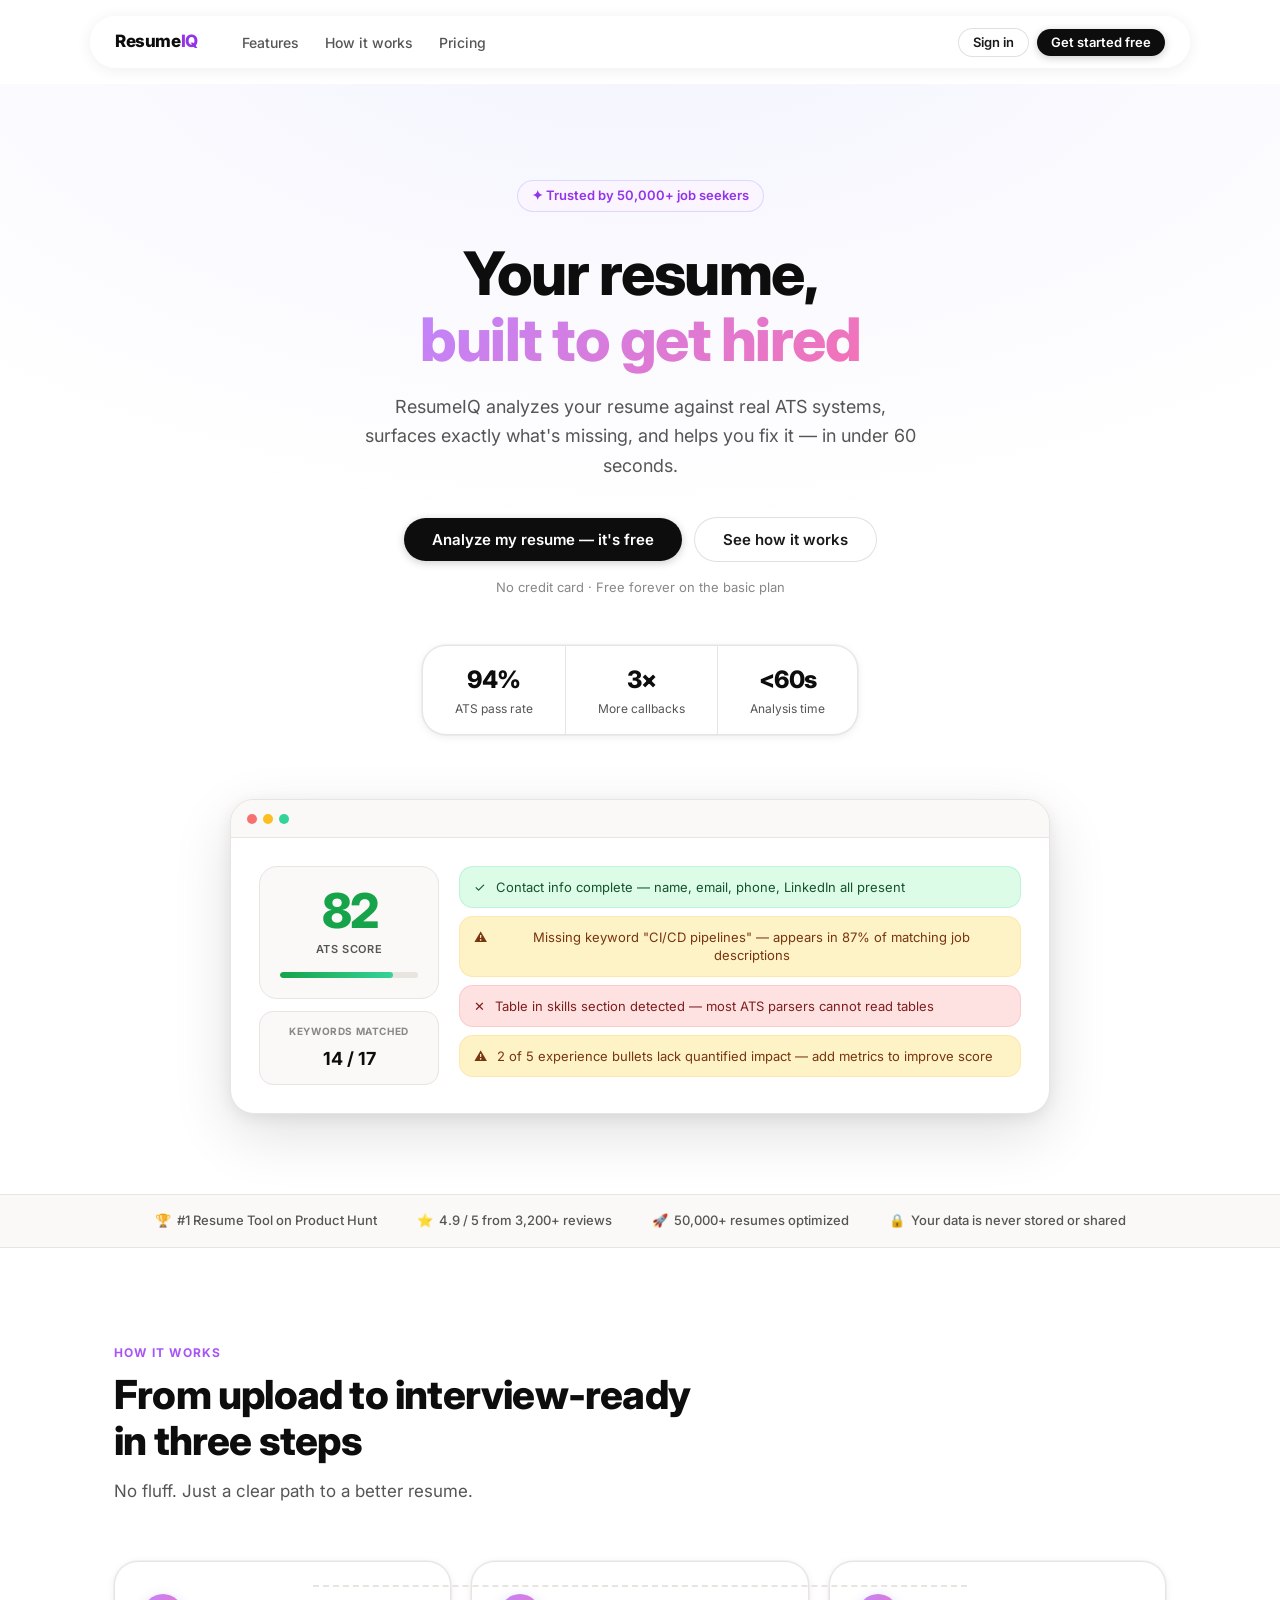
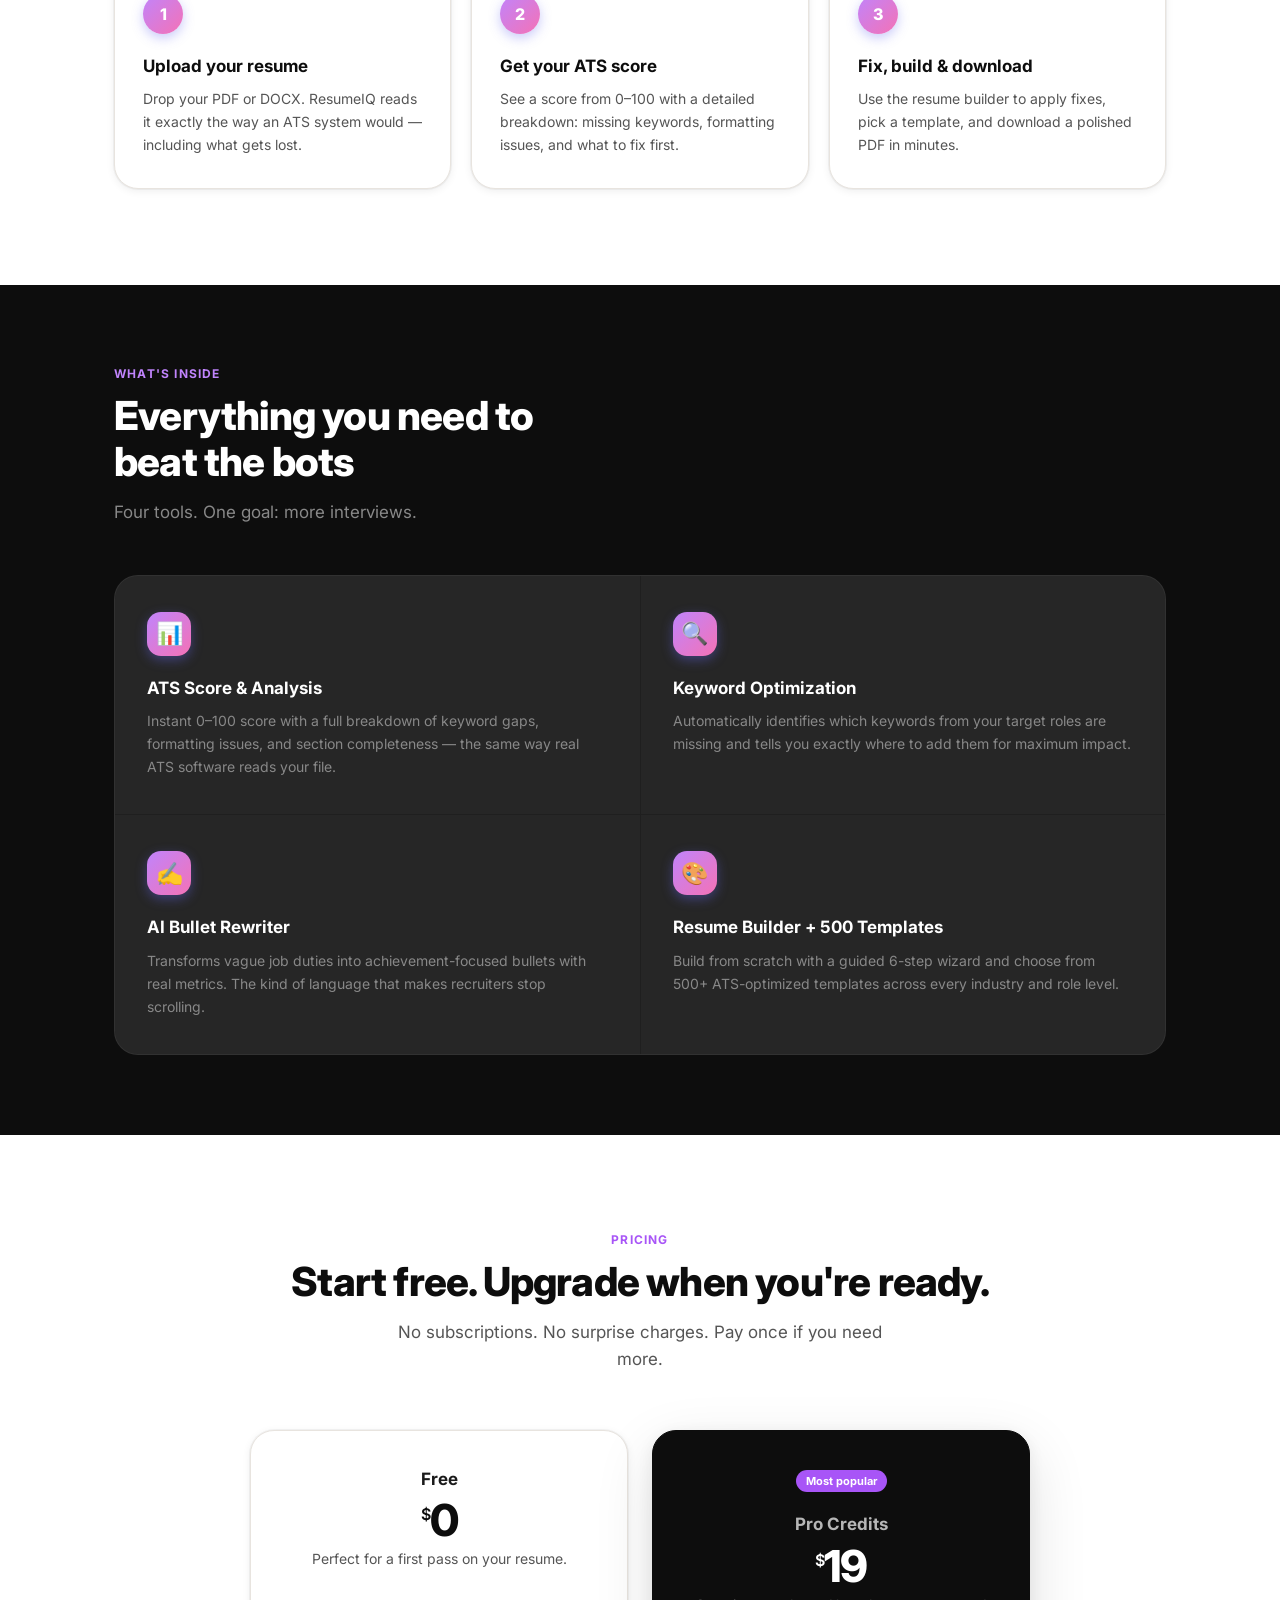
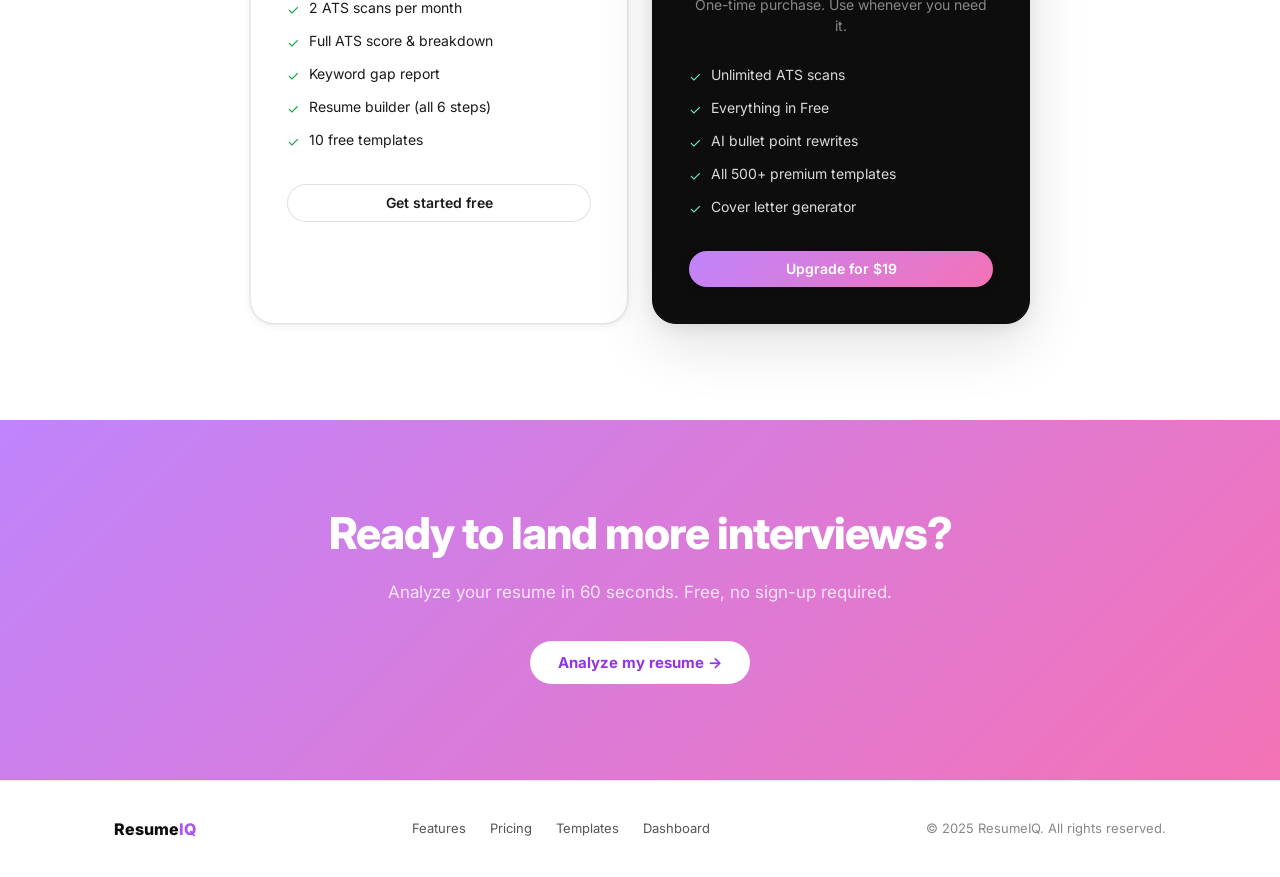
<file: index.html>
<!DOCTYPE html>
<html lang="en">
<head>
<meta charset="UTF-8"/>
<meta name="viewport" content="width=device-width, initial-scale=1.0"/>
<title>ResumeIQ — Land More Interviews</title>
<link rel="stylesheet" href="style.css"/>
</head>
<body>

<!-- ══ NAV ══ -->
<header class="site-header">
  <nav class="nav">
    <a href="index.html" class="nav__logo">Resume<span>IQ</span></a>
    <div class="nav__links">
      <a href="#features" class="nav__link">Features</a>
      <a href="#how" class="nav__link">How it works</a>
      <a href="#pricing" class="nav__link">Pricing</a>
    </div>
    <div class="nav__spacer"></div>
    <div class="nav__actions">
      <a href="dashboard.html" class="btn btn--ghost btn--sm">Sign in</a>
      <a href="dashboard.html" class="btn btn--primary btn--sm">Get started free</a>
    </div>
  </nav>
</header>

<!-- ══ HERO ══ -->
<section class="hero">
  <div class="container">
    <div class="hero__badge">✦ Trusted by 50,000+ job seekers</div>
    <h1 class="hero__title">
      Your resume,<br/>
      <span class="gradient-text">built to get hired</span>
    </h1>
    <p class="hero__desc">
      ResumeIQ analyzes your resume against real ATS systems, surfaces exactly what's
      missing, and helps you fix it — in under 60 seconds.
    </p>
    <div class="hero__actions">
      <a href="dashboard.html" class="btn btn--primary btn--lg">Analyze my resume — it's free</a>
      <a href="#how" class="btn btn--ghost btn--lg">See how it works</a>
    </div>
    <p class="hero__note">No credit card · Free forever on the basic plan</p>
    <div class="hero__stats">
      <div class="hero__stat">
        <span class="hero__stat-val">94%</span>
        <span class="hero__stat-label">ATS pass rate</span>
      </div>
      <div class="hero__stat">
        <span class="hero__stat-val">3×</span>
        <span class="hero__stat-label">More callbacks</span>
      </div>
      <div class="hero__stat">
        <span class="hero__stat-val">&lt;60s</span>
        <span class="hero__stat-label">Analysis time</span>
      </div>
    </div>

    <!-- Dashboard mockup -->
    <div class="hero__mockup reveal">
      <div class="mockup-bar">
        <span class="mockup-dot mockup-dot--r"></span>
        <span class="mockup-dot mockup-dot--y"></span>
        <span class="mockup-dot mockup-dot--g"></span>
      </div>
      <div class="mockup-body">
        <div class="mockup-left">
          <div class="mockup-score-card">
            <div class="mockup-score-num">82</div>
            <div class="mockup-score-lbl">ATS Score</div>
            <div class="mockup-bar-wrap"><div class="mockup-bar-fill"></div></div>
          </div>
          <div class="mockup-mini-card">
            <div class="mockup-mini-label">Keywords matched</div>
            <div class="mockup-mini-val">14 / 17</div>
          </div>
        </div>
        <div class="mockup-right">
          <div class="mockup-issue mockup-issue--ok">
            <span class="mockup-issue-icon">✓</span>
            Contact info complete — name, email, phone, LinkedIn all present
          </div>
          <div class="mockup-issue mockup-issue--warn">
            <span class="mockup-issue-icon">⚠</span>
            Missing keyword "CI/CD pipelines" — appears in 87% of matching job descriptions
          </div>
          <div class="mockup-issue mockup-issue--err">
            <span class="mockup-issue-icon">✕</span>
            Table in skills section detected — most ATS parsers cannot read tables
          </div>
          <div class="mockup-issue mockup-issue--warn">
            <span class="mockup-issue-icon">⚠</span>
            2 of 5 experience bullets lack quantified impact — add metrics to improve score
          </div>
        </div>
      </div>
    </div>
  </div>
</section>

<!-- ══ SOCIAL PROOF ══ -->
<div class="proof">
  <div class="container">
    <div class="proof__inner">
      <div class="proof__item">🏆 &nbsp;#1 Resume Tool on Product Hunt</div>
      <div class="proof__item">⭐ &nbsp;4.9 / 5 from 3,200+ reviews</div>
      <div class="proof__item">🚀 &nbsp;50,000+ resumes optimized</div>
      <div class="proof__item">🔒 &nbsp;Your data is never stored or shared</div>
    </div>
  </div>
</div>

<!-- ══ HOW IT WORKS ══ -->
<section class="how" id="how">
  <div class="container">
    <p class="section-eyebrow">How it works</p>
    <h2 class="section-title">From upload to interview-ready<br/>in three steps</h2>
    <p class="section-sub">No fluff. Just a clear path to a better resume.</p>

    <div class="steps">
      <div class="step reveal">
        <div class="step__num">1</div>
        <h3 class="step__title">Upload your resume</h3>
        <p class="step__desc">Drop your PDF or DOCX. ResumeIQ reads it exactly the way an ATS system would — including what gets lost.</p>
      </div>
      <div class="step reveal">
        <div class="step__num">2</div>
        <h3 class="step__title">Get your ATS score</h3>
        <p class="step__desc">See a score from 0–100 with a detailed breakdown: missing keywords, formatting issues, and what to fix first.</p>
      </div>
      <div class="step reveal">
        <div class="step__num">3</div>
        <h3 class="step__title">Fix, build &amp; download</h3>
        <p class="step__desc">Use the resume builder to apply fixes, pick a template, and download a polished PDF in minutes.</p>
      </div>
    </div>
  </div>
</section>

<!-- ══ FEATURES ══ -->
<section class="features" id="features">
  <div class="container">
    <p class="section-eyebrow" style="color:var(--brand-dim)">What's inside</p>
    <h2 class="section-title">Everything you need to<br/>beat the bots</h2>
    <p class="section-sub">Four tools. One goal: more interviews.</p>

    <div class="features-grid">
      <div class="feature-card reveal">
        <div class="feature-card__icon">📊</div>
        <h3 class="feature-card__title">ATS Score &amp; Analysis</h3>
        <p class="feature-card__desc">Instant 0–100 score with a full breakdown of keyword gaps, formatting issues, and section completeness — the same way real ATS software reads your file.</p>
      </div>
      <div class="feature-card reveal">
        <div class="feature-card__icon">🔍</div>
        <h3 class="feature-card__title">Keyword Optimization</h3>
        <p class="feature-card__desc">Automatically identifies which keywords from your target roles are missing and tells you exactly where to add them for maximum impact.</p>
      </div>
      <div class="feature-card reveal">
        <div class="feature-card__icon">✍️</div>
        <h3 class="feature-card__title">AI Bullet Rewriter</h3>
        <p class="feature-card__desc">Transforms vague job duties into achievement-focused bullets with real metrics. The kind of language that makes recruiters stop scrolling.</p>
      </div>
      <div class="feature-card reveal">
        <div class="feature-card__icon">🎨</div>
        <h3 class="feature-card__title">Resume Builder + 500 Templates</h3>
        <p class="feature-card__desc">Build from scratch with a guided 6-step wizard and choose from 500+ ATS-optimized templates across every industry and role level.</p>
      </div>
    </div>
  </div>
</section>

<!-- ══ PRICING ══ -->
<section class="pricing" id="pricing">
  <div class="container" style="text-align:center">
    <p class="section-eyebrow">Pricing</p>
    <h2 class="section-title">Start free. Upgrade when you're ready.</h2>
    <p class="section-sub" style="margin:0 auto">No subscriptions. No surprise charges. Pay once if you need more.</p>

    <div class="pricing-grid">
      <!-- Free -->
      <div class="pricing-card reveal">
        <div class="pricing-name">Free</div>
        <div class="pricing-price"><sup>$</sup>0</div>
        <p class="pricing-desc">Perfect for a first pass on your resume.</p>
        <ul class="pricing-features">
          <li class="pricing-feature"><span class="pricing-feature-check">✓</span>2 ATS scans per month</li>
          <li class="pricing-feature"><span class="pricing-feature-check">✓</span>Full ATS score &amp; breakdown</li>
          <li class="pricing-feature"><span class="pricing-feature-check">✓</span>Keyword gap report</li>
          <li class="pricing-feature"><span class="pricing-feature-check">✓</span>Resume builder (all 6 steps)</li>
          <li class="pricing-feature"><span class="pricing-feature-check">✓</span>10 free templates</li>
        </ul>
        <a href="dashboard.html" class="btn btn--ghost" style="width:100%;justify-content:center">Get started free</a>
      </div>
      <!-- Pro -->
      <div class="pricing-card pricing-card--featured reveal">
        <div class="pricing-badge">Most popular</div>
        <div class="pricing-name">Pro Credits</div>
        <div class="pricing-price"><sup>$</sup>19</div>
        <p class="pricing-desc">One-time purchase. Use whenever you need it.</p>
        <ul class="pricing-features">
          <li class="pricing-feature"><span class="pricing-feature-check">✓</span>Unlimited ATS scans</li>
          <li class="pricing-feature"><span class="pricing-feature-check">✓</span>Everything in Free</li>
          <li class="pricing-feature"><span class="pricing-feature-check">✓</span>AI bullet point rewrites</li>
          <li class="pricing-feature"><span class="pricing-feature-check">✓</span>All 500+ premium templates</li>
          <li class="pricing-feature"><span class="pricing-feature-check">✓</span>Cover letter generator</li>
        </ul>
        <a href="dashboard.html" class="btn btn--primary" style="width:100%;justify-content:center;background:var(--brand-gradient)">Upgrade for $19</a>
      </div>
    </div>
  </div>
</section>

<!-- ══ CTA BANNER ══ -->
<section class="cta-banner">
  <div class="container">
    <h2 class="cta-banner__title">Ready to land more interviews?</h2>
    <p class="cta-banner__sub">Analyze your resume in 60 seconds. Free, no sign-up required.</p>
    <div class="hero__actions">
      <a href="dashboard.html" class="btn btn--lg" style="background:#fff;color:var(--brand-dark);font-weight:700">Analyze my resume →</a>
    </div>
  </div>
</section>

<!-- ══ FOOTER ══ -->
<footer class="footer">
  <div class="container">
    <div class="footer__inner">
      <div class="footer__logo">Resume<span>IQ</span></div>
      <div class="footer__links">
        <a href="#features" class="footer__link">Features</a>
        <a href="#pricing" class="footer__link">Pricing</a>
        <a href="templates.html" class="footer__link">Templates</a>
        <a href="dashboard.html" class="footer__link">Dashboard</a>
      </div>
      <p class="footer__copy">© 2025 ResumeIQ. All rights reserved.</p>
    </div>
  </div>
</footer>

<script src="Frontend/script.js"></script>
</body>
</html>
</file>
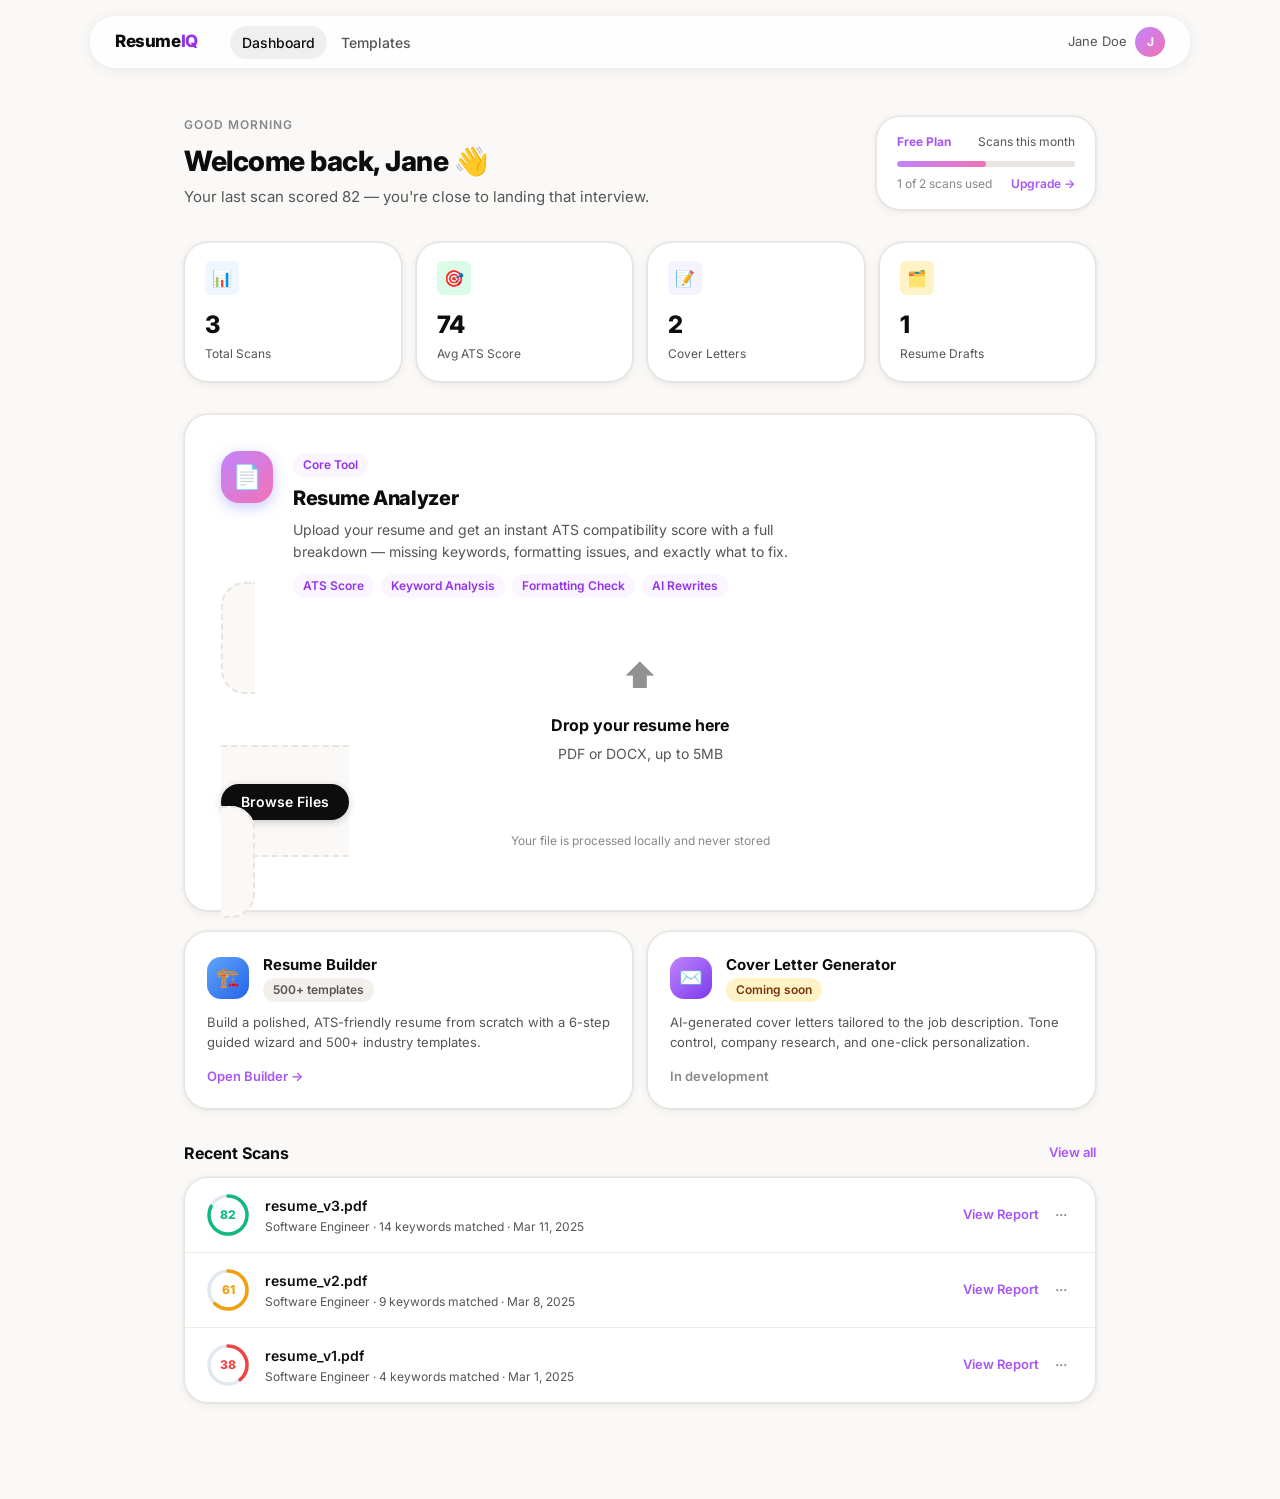
<file: dashboard.html>
<!DOCTYPE html>
<html lang="en">
<head>
<meta charset="UTF-8"/>
<meta name="viewport" content="width=device-width, initial-scale=1.0"/>
<title>Dashboard — ResumeIQ</title>
<link rel="stylesheet" href="Frontend/dashboard.css"/>
</head>
<body>

<!-- ══ NAV ══ -->
<header class="site-header">
  <nav class="nav">
    <a href="index.html" class="nav__logo">Resume<span>IQ</span></a>
    <div class="nav__links">
      <a href="dashboard.html" class="nav__link nav__link--active">Dashboard</a>
      <a href="templates.html" class="nav__link">Templates</a>
    </div>
    <div class="nav__spacer"></div>
    <div class="nav__actions">
      <span style="font-size:13px;color:var(--ink-3)">Jane Doe</span>
      <div style="width:30px;height:30px;border-radius:50%;background:var(--brand-gradient);display:flex;align-items:center;justify-content:center;color:#fff;font-size:12px;font-weight:700;flex-shrink:0;">J</div>
    </div>
  </nav>
</header>

<!-- ══ BODY ══ -->
<main class="dash-body">

  <!-- Header row -->
  <div class="dash-header">
    <div class="dash-greeting">
      <div class="dash-greeting__eyebrow">Good morning</div>
      <h1 class="dash-greeting__title">Welcome back, Jane 👋</h1>
      <p class="dash-greeting__sub">Your last scan scored 82 — you're close to landing that interview.</p>
    </div>
    <div class="usage-widget">
      <div class="usage-widget__top">
        <span class="usage-widget__plan">Free Plan</span>
        <span class="usage-widget__label">Scans this month</span>
      </div>
      <div class="usage-widget__bar">
        <div class="usage-widget__fill" style="width:50%"></div>
      </div>
      <div class="usage-widget__meta">
        <span>1 of 2 scans used</span>
        <a href="#" class="usage-widget__upgrade">Upgrade →</a>
      </div>
    </div>
  </div>

  <!-- Stats -->
  <div class="stats-row">
    <div class="stat-card">
      <div class="stat-card__icon stat-card__icon--blue">📊</div>
      <div class="stat-card__val">3</div>
      <div class="stat-card__label">Total Scans</div>
    </div>
    <div class="stat-card">
      <div class="stat-card__icon stat-card__icon--green">🎯</div>
      <div class="stat-card__val">74</div>
      <div class="stat-card__label">Avg ATS Score</div>
    </div>
    <div class="stat-card">
      <div class="stat-card__icon stat-card__icon--purple">📝</div>
      <div class="stat-card__val">2</div>
      <div class="stat-card__label">Cover Letters</div>
    </div>
    <div class="stat-card">
      <div class="stat-card__icon stat-card__icon--amber">🗂️</div>
      <div class="stat-card__val">1</div>
      <div class="stat-card__label">Resume Drafts</div>
    </div>
  </div>

  <!-- Scan zone -->
  <div class="scan-zone">
    <div class="scan-zone__header">
      <div class="scan-zone__icon-wrap">📄</div>
      <div>
        <div class="scan-zone__badge">
          <span class="badge badge--brand">Core Tool</span>
        </div>
        <h2 class="scan-zone__title">Resume Analyzer</h2>
        <p class="scan-zone__desc">Upload your resume and get an instant ATS compatibility score with a full breakdown — missing keywords, formatting issues, and exactly what to fix.</p>
        <div class="scan-zone__pills">
          <span class="scan-zone__pill">ATS Score</span>
          <span class="scan-zone__pill">Keyword Analysis</span>
          <span class="scan-zone__pill">Formatting Check</span>
          <span class="scan-zone__pill">AI Rewrites</span>
        </div>
      </div>
    </div>

    <label class="upload-area" id="upload-label" for="resume-upload">
      <div class="upload-area__icon">⬆️</div>
      <div class="upload-area__title">Drop your resume here</div>
      <div class="upload-area__sub">PDF or DOCX, up to 5MB</div>
      <button class="btn btn--primary" onclick="document.getElementById('resume-upload').click(); return false;">Browse Files</button>
      <div class="upload-area__limit">Your file is processed locally and never stored</div>
      <input type="file" id="resume-upload" class="upload-input" accept=".pdf,.doc,.docx"/>
    </label>
  </div>

  <!-- Tools grid -->
  <div class="tools-grid">
    <a href="templates.html" class="tool-card">
      <div class="tool-card__top">
        <div class="tool-card__icon tool-card__icon--blue">🏗️</div>
        <div>
          <div class="tool-card__name">Resume Builder</div>
          <div class="tool-card__badge-row">
            <span class="badge badge--gray">500+ templates</span>
          </div>
        </div>
      </div>
      <p class="tool-card__desc">Build a polished, ATS-friendly resume from scratch with a 6-step guided wizard and 500+ industry templates.</p>
      <span class="tool-card__action">Open Builder →</span>
    </a>
    <div class="tool-card" style="cursor:default">
      <div class="tool-card__top">
        <div class="tool-card__icon tool-card__icon--purple">✉️</div>
        <div>
          <div class="tool-card__name">Cover Letter Generator</div>
          <div class="tool-card__badge-row">
            <span class="badge badge--amber">Coming soon</span>
          </div>
        </div>
      </div>
      <p class="tool-card__desc">AI-generated cover letters tailored to the job description. Tone control, company research, and one-click personalization.</p>
      <span class="tool-card__action" style="color:var(--ink-4)">In development</span>
    </div>
  </div>

  <!-- Scan history -->
  <div class="section-header">
    <h3 class="section-header__title">Recent Scans</h3>
    <a href="#" class="section-header__action">View all</a>
  </div>
  <div class="scan-list">
    <!-- Scan 1 -->
    <div class="scan-item">
      <div class="score-ring score-ring--48">
        <svg width="46" height="46" viewBox="0 0 46 46">
          <circle cx="23" cy="23" r="19" fill="none" stroke="#e2e8f0" stroke-width="3.5"/>
          <circle cx="23" cy="23" r="19" fill="none" stroke="#10b981" stroke-width="3.5"
            stroke-dasharray="119.38" stroke-dashoffset="21.49" stroke-linecap="round"/>
        </svg>
        <span class="score-ring__val" style="color:#10b981">82</span>
      </div>
      <div class="scan-item__info">
        <div class="scan-item__name">resume_v3.pdf</div>
        <div class="scan-item__meta">Software Engineer · 14 keywords matched · Mar 11, 2025</div>
      </div>
      <div class="scan-item__actions">
        <a href="#" class="scan-item__view-btn">View Report</a>
        <div class="overflow-menu">
          <button class="overflow-btn" onclick="toggleMenu(this)">···</button>
          <div class="overflow-dropdown">
            <button class="overflow-item">⬇️ &nbsp;Download Report</button>
            <button class="overflow-item">🔄 &nbsp;Re-analyze</button>
            <button class="overflow-item overflow-item--danger">🗑️ &nbsp;Delete</button>
          </div>
        </div>
      </div>
    </div>
    <!-- Scan 2 -->
    <div class="scan-item">
      <div class="score-ring score-ring--48">
        <svg width="46" height="46" viewBox="0 0 46 46">
          <circle cx="23" cy="23" r="19" fill="none" stroke="#e2e8f0" stroke-width="3.5"/>
          <circle cx="23" cy="23" r="19" fill="none" stroke="#f59e0b" stroke-width="3.5"
            stroke-dasharray="119.38" stroke-dashoffset="45.46" stroke-linecap="round"/>
        </svg>
        <span class="score-ring__val" style="color:#f59e0b">61</span>
      </div>
      <div class="scan-item__info">
        <div class="scan-item__name">resume_v2.pdf</div>
        <div class="scan-item__meta">Software Engineer · 9 keywords matched · Mar 8, 2025</div>
      </div>
      <div class="scan-item__actions">
        <a href="#" class="scan-item__view-btn">View Report</a>
        <div class="overflow-menu">
          <button class="overflow-btn" onclick="toggleMenu(this)">···</button>
          <div class="overflow-dropdown">
            <button class="overflow-item">⬇️ &nbsp;Download Report</button>
            <button class="overflow-item">🔄 &nbsp;Re-analyze</button>
            <button class="overflow-item overflow-item--danger">🗑️ &nbsp;Delete</button>
          </div>
        </div>
      </div>
    </div>
    <!-- Scan 3 -->
    <div class="scan-item">
      <div class="score-ring score-ring--48">
        <svg width="46" height="46" viewBox="0 0 46 46">
          <circle cx="23" cy="23" r="19" fill="none" stroke="#e2e8f0" stroke-width="3.5"/>
          <circle cx="23" cy="23" r="19" fill="none" stroke="#ef4444" stroke-width="3.5"
            stroke-dasharray="119.38" stroke-dashoffset="73.01" stroke-linecap="round"/>
        </svg>
        <span class="score-ring__val" style="color:#ef4444">38</span>
      </div>
      <div class="scan-item__info">
        <div class="scan-item__name">resume_v1.pdf</div>
        <div class="scan-item__meta">Software Engineer · 4 keywords matched · Mar 1, 2025</div>
      </div>
      <div class="scan-item__actions">
        <a href="#" class="scan-item__view-btn">View Report</a>
        <div class="overflow-menu">
          <button class="overflow-btn" onclick="toggleMenu(this)">···</button>
          <div class="overflow-dropdown">
            <button class="overflow-item">⬇️ &nbsp;Download Report</button>
            <button class="overflow-item">🔄 &nbsp;Re-analyze</button>
            <button class="overflow-item overflow-item--danger">🗑️ &nbsp;Delete</button>
          </div>
        </div>
      </div>
    </div>
  </div>

</main>

<script>
// Upload drag-and-drop
const uploadLabel = document.getElementById('upload-label');
const uploadInput = document.getElementById('resume-upload');
if (uploadLabel) {
  uploadLabel.addEventListener('dragover', e => { e.preventDefault(); uploadLabel.classList.add('dragover'); });
  uploadLabel.addEventListener('dragleave', () => uploadLabel.classList.remove('dragover'));
  uploadLabel.addEventListener('drop', e => {
    e.preventDefault(); uploadLabel.classList.remove('dragover');
    const file = e.dataTransfer.files[0];
    if (file) handleFile(file);
  });
}
if (uploadInput) {
  uploadInput.addEventListener('change', () => {
    if (uploadInput.files[0]) handleFile(uploadInput.files[0]);
  });
}
function handleFile(file) {
  const allowed = ['application/pdf','application/msword','application/vnd.openxmlformats-officedocument.wordprocessingml.document'];
  if (!allowed.includes(file.type)) { alert('Please upload a PDF or DOCX file.'); return; }
  if (file.size > 5 * 1024 * 1024) { alert('File must be under 5MB.'); return; }
  const title = uploadLabel.querySelector('.upload-area__title');
  const sub = uploadLabel.querySelector('.upload-area__sub');
  if (title) title.textContent = file.name;
  if (sub) sub.textContent = 'Analyzing…';
}

// Overflow menus
function toggleMenu(btn) {
  const menu = btn.closest('.overflow-menu');
  const isOpen = menu.classList.contains('open');
  document.querySelectorAll('.overflow-menu.open').forEach(m => m.classList.remove('open'));
  if (!isOpen) menu.classList.add('open');
}
document.addEventListener('click', e => {
  if (!e.target.closest('.overflow-menu')) {
    document.querySelectorAll('.overflow-menu.open').forEach(m => m.classList.remove('open'));
  }
});
</script>
</body>
</html>
</file>
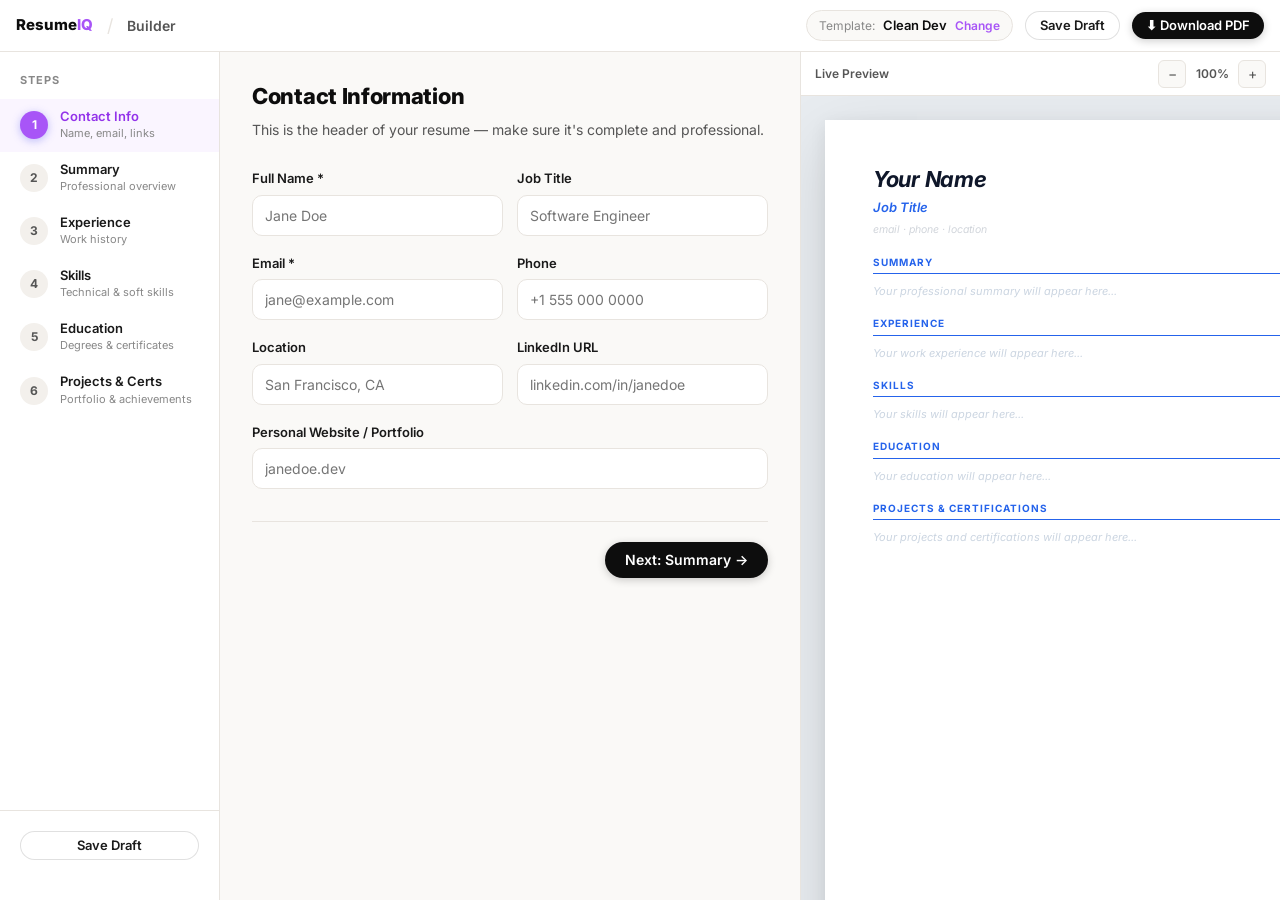
<file: editor.html>
<!DOCTYPE html>
<html lang="en">
<head>
<meta charset="UTF-8"/>
<meta name="viewport" content="width=device-width, initial-scale=1.0"/>
<title>Resume Builder — ResumeIQ</title>
<link rel="stylesheet" href="Frontend/editor.css"/>
</head>
<body>

<!-- ══ TOP BAR ══ -->
<div class="editor-topbar">
  <a href="dashboard.html" class="editor-topbar__logo">Resume<span>IQ</span></a>
  <span class="editor-topbar__sep">/</span>
  <span class="editor-topbar__page">Builder</span>
  <div class="editor-topbar__spacer"></div>
  <div class="tpl-indicator">
    <span class="tpl-indicator__label">Template:</span>
    <span class="tpl-indicator__name" id="tpl-indicator-name">Clean Dev</span>
    <a href="templates.html" class="tpl-indicator__change">Change</a>
  </div>
  <button id="btn-save" class="btn btn--ghost btn--sm" onclick="saveResume()">Save Draft</button>
  <button class="btn btn--primary btn--sm" onclick="downloadResume()">⬇ Download PDF</button>
</div>

<!-- ══ MAIN ══ -->
<div class="editor-main">

  <!-- ── Left: Step nav ── -->
  <aside class="step-nav">
    <div class="step-nav__title">Steps</div>

    <button class="step-nav-item active" data-step="1" onclick="goToStep(1)">
      <div class="step-nav-item__num">1</div>
      <div class="step-nav-item__info">
        <div class="step-nav-item__label">Contact Info</div>
        <div class="step-nav-item__sub">Name, email, links</div>
      </div>
    </button>
    <button class="step-nav-item" data-step="2" onclick="goToStep(2)">
      <div class="step-nav-item__num">2</div>
      <div class="step-nav-item__info">
        <div class="step-nav-item__label">Summary</div>
        <div class="step-nav-item__sub">Professional overview</div>
      </div>
    </button>
    <button class="step-nav-item" data-step="3" onclick="goToStep(3)">
      <div class="step-nav-item__num">3</div>
      <div class="step-nav-item__info">
        <div class="step-nav-item__label">Experience</div>
        <div class="step-nav-item__sub">Work history</div>
      </div>
    </button>
    <button class="step-nav-item" data-step="4" onclick="goToStep(4)">
      <div class="step-nav-item__num">4</div>
      <div class="step-nav-item__info">
        <div class="step-nav-item__label">Skills</div>
        <div class="step-nav-item__sub">Technical &amp; soft skills</div>
      </div>
    </button>
    <button class="step-nav-item" data-step="5" onclick="goToStep(5)">
      <div class="step-nav-item__num">5</div>
      <div class="step-nav-item__info">
        <div class="step-nav-item__label">Education</div>
        <div class="step-nav-item__sub">Degrees &amp; certificates</div>
      </div>
    </button>
    <button class="step-nav-item" data-step="6" onclick="goToStep(6)">
      <div class="step-nav-item__num">6</div>
      <div class="step-nav-item__info">
        <div class="step-nav-item__label">Projects &amp; Certs</div>
        <div class="step-nav-item__sub">Portfolio &amp; achievements</div>
      </div>
    </button>

    <div class="step-nav__footer">
      <button class="btn btn--ghost btn--sm" onclick="saveResume()" style="width:100%;justify-content:center">Save Draft</button>
    </div>
  </aside>

  <!-- ── Center: Forms ── -->
  <div class="step-forms">

    <!-- Step 1: Contact -->
    <div class="step-form active" id="step-1">
      <div class="step-form__header">
        <h2 class="step-form__title">Contact Information</h2>
        <p class="step-form__desc">This is the header of your resume — make sure it's complete and professional.</p>
      </div>
      <div class="form-row">
        <div class="form-group">
          <label>Full Name *</label>
          <input type="text" id="f-name" placeholder="Jane Doe" oninput="updatePreview()"/>
        </div>
        <div class="form-group">
          <label>Job Title</label>
          <input type="text" id="f-title" placeholder="Software Engineer" oninput="updatePreview()"/>
        </div>
      </div>
      <div class="form-row">
        <div class="form-group">
          <label>Email *</label>
          <input type="email" id="f-email" placeholder="jane@example.com" oninput="updatePreview()"/>
        </div>
        <div class="form-group">
          <label>Phone</label>
          <input type="tel" id="f-phone" placeholder="+1 555 000 0000" oninput="updatePreview()"/>
        </div>
      </div>
      <div class="form-row">
        <div class="form-group">
          <label>Location</label>
          <input type="text" id="f-location" placeholder="San Francisco, CA" oninput="updatePreview()"/>
        </div>
        <div class="form-group">
          <label>LinkedIn URL</label>
          <input type="url" id="f-linkedin" placeholder="linkedin.com/in/janedoe" oninput="updatePreview()"/>
        </div>
      </div>
      <div class="form-group">
        <label>Personal Website / Portfolio</label>
        <input type="url" id="f-website" placeholder="janedoe.dev" oninput="updatePreview()"/>
      </div>
      <div class="step-nav-btns">
        <span></span>
        <button class="btn btn--primary" onclick="goToStep(2)">Next: Summary →</button>
      </div>
    </div>

    <!-- Step 2: Summary -->
    <div class="step-form" id="step-2">
      <div class="step-form__header">
        <h2 class="step-form__title">Professional Summary</h2>
        <p class="step-form__desc">A concise 2–3 sentence overview of your experience and value. Keep it under 400 characters for best ATS results.</p>
      </div>
      <div class="ai-suggestion">
        <div class="ai-suggestion__head">✦ AI Tip</div>
        <div class="ai-suggestion__text">Start with your job title, years of experience, and 2 key skills. End with your biggest career achievement. Avoid personal pronouns.</div>
      </div>
      <div class="form-group">
        <label>Summary</label>
        <textarea id="f-summary" rows="5"
          placeholder="Results-driven Software Engineer with 5 years building scalable web applications. Expert in React, Node.js and AWS. Reduced infrastructure costs by 40% at Acme Corp."
          oninput="updatePreview()"></textarea>
        <div class="char-count-row">
          <span class="char-count"><span id="summary-count">0</span> / 400</span>
        </div>
      </div>
      <div class="step-nav-btns">
        <button class="btn btn--ghost" onclick="goToStep(1)">← Back</button>
        <button class="btn btn--primary" onclick="goToStep(3)">Next: Experience →</button>
      </div>
    </div>

    <!-- Step 3: Experience -->
    <div class="step-form" id="step-3">
      <div class="step-form__header">
        <h2 class="step-form__title">Work Experience</h2>
        <p class="step-form__desc">List your most recent positions first. Use bullet points and quantify your impact wherever possible.</p>
      </div>
      <div id="experience-entries">
        <div class="entry-card experience-entry" data-entry="0">
          <div class="entry-header">
            <span class="entry-label">Position 1</span>
          </div>
          <div class="form-row">
            <div class="form-group">
              <label>Job Title *</label>
              <input type="text" class="exp-title" placeholder="Software Engineer" oninput="updatePreview()"/>
            </div>
            <div class="form-group">
              <label>Company *</label>
              <input type="text" class="exp-company" placeholder="Acme Corp" oninput="updatePreview()"/>
            </div>
          </div>
          <div class="form-row">
            <div class="form-group">
              <label>Start Date</label>
              <input type="text" class="exp-start" placeholder="Jan 2022" oninput="updatePreview()"/>
            </div>
            <div class="form-group">
              <label>End Date</label>
              <input type="text" class="exp-end" placeholder="Present" oninput="updatePreview()"/>
            </div>
          </div>
          <div class="form-group">
            <label>Location</label>
            <input type="text" class="exp-location" placeholder="Remote" oninput="updatePreview()"/>
          </div>
          <div class="form-group">
            <label>Responsibilities &amp; Achievements</label>
            <textarea class="exp-bullets" rows="5"
              placeholder="• Led migration to microservices, reducing deploy time by 60%&#10;• Built React dashboard used by 50,000+ users&#10;• Mentored 3 junior engineers"
              oninput="updatePreview()"></textarea>
            <div class="form-hint">Start each line with • for bullet points. Quantify results when possible.</div>
          </div>
        </div>
      </div>
      <button class="add-entry-btn" onclick="addExperienceEntry()">+ Add Another Position</button>
      <div class="step-nav-btns">
        <button class="btn btn--ghost" onclick="goToStep(2)">← Back</button>
        <button class="btn btn--primary" onclick="goToStep(4)">Next: Skills →</button>
      </div>
    </div>

    <!-- Step 4: Skills -->
    <div class="step-form" id="step-4">
      <div class="step-form__header">
        <h2 class="step-form__title">Skills</h2>
        <p class="step-form__desc">Separate skills with commas. Include keywords from the job descriptions you're targeting.</p>
      </div>
      <div class="ai-suggestion">
        <div class="ai-suggestion__head">✦ ATS Tip</div>
        <div class="ai-suggestion__text">Include exact keyword phrases from job postings here — ATS systems search for exact matches. Don't abbreviate (write "TypeScript" not "TS").</div>
      </div>
      <div class="form-group">
        <label>Technical Skills</label>
        <input type="text" id="f-tech-skills" placeholder="React, TypeScript, Node.js, PostgreSQL, AWS, Docker" oninput="updatePreview()"/>
      </div>
      <div class="form-group">
        <label>Soft Skills</label>
        <input type="text" id="f-soft-skills" placeholder="Team leadership, Communication, Problem-solving, Agile" oninput="updatePreview()"/>
      </div>
      <div class="form-row">
        <div class="form-group">
          <label>Tools &amp; Platforms</label>
          <input type="text" id="f-tools" placeholder="GitHub, Jira, Figma, VS Code" oninput="updatePreview()"/>
        </div>
        <div class="form-group">
          <label>Languages</label>
          <input type="text" id="f-languages" placeholder="English (native), Spanish (conversational)" oninput="updatePreview()"/>
        </div>
      </div>
      <div class="step-nav-btns">
        <button class="btn btn--ghost" onclick="goToStep(3)">← Back</button>
        <button class="btn btn--primary" onclick="goToStep(5)">Next: Education →</button>
      </div>
    </div>

    <!-- Step 5: Education -->
    <div class="step-form" id="step-5">
      <div class="step-form__header">
        <h2 class="step-form__title">Education</h2>
        <p class="step-form__desc">List your most recent degree first. Include GPA only if it's 3.5 or above.</p>
      </div>
      <div id="education-entries">
        <div class="entry-card education-entry" data-entry="0">
          <div class="entry-header">
            <span class="entry-label">Degree 1</span>
          </div>
          <div class="form-row">
            <div class="form-group">
              <label>Degree / Certificate *</label>
              <input type="text" class="edu-degree" placeholder="B.S. Computer Science" oninput="updatePreview()"/>
            </div>
            <div class="form-group">
              <label>Institution *</label>
              <input type="text" class="edu-school" placeholder="MIT" oninput="updatePreview()"/>
            </div>
          </div>
          <div class="form-row">
            <div class="form-group">
              <label>Graduation Year</label>
              <input type="text" class="edu-year" placeholder="2020" oninput="updatePreview()"/>
            </div>
            <div class="form-group">
              <label>GPA (optional)</label>
              <input type="text" class="edu-gpa" placeholder="3.9 / 4.0" oninput="updatePreview()"/>
            </div>
          </div>
          <div class="form-group">
            <label>Honors / Relevant Coursework</label>
            <input type="text" class="edu-honors" placeholder="Summa Cum Laude, Dean's List" oninput="updatePreview()"/>
          </div>
        </div>
      </div>
      <button class="add-entry-btn" onclick="addEducationEntry()">+ Add Another Degree</button>
      <div class="step-nav-btns">
        <button class="btn btn--ghost" onclick="goToStep(4)">← Back</button>
        <button class="btn btn--primary" onclick="goToStep(6)">Next: Projects →</button>
      </div>
    </div>

    <!-- Step 6: Projects & Certs -->
    <div class="step-form" id="step-6">
      <div class="step-form__header">
        <h2 class="step-form__title">Projects &amp; Certifications</h2>
        <p class="step-form__desc">Showcase your best work and credentials. These can be the deciding factor for technical roles.</p>
      </div>

      <h4 style="font-size:14px;font-weight:700;color:var(--ink-2);margin-bottom:14px;">Projects</h4>
      <div id="project-entries">
        <div class="entry-card project-entry" data-entry="0">
          <div class="entry-header">
            <span class="entry-label">Project 1</span>
          </div>
          <div class="form-row">
            <div class="form-group">
              <label>Project Name</label>
              <input type="text" class="proj-name" placeholder="Portfolio Website" oninput="updatePreview()"/>
            </div>
            <div class="form-group">
              <label>Tech Stack</label>
              <input type="text" class="proj-tech" placeholder="React, Tailwind, Vercel" oninput="updatePreview()"/>
            </div>
          </div>
          <div class="form-group">
            <label>Description</label>
            <textarea class="proj-desc" rows="2" placeholder="Brief description of what you built and why it matters..." oninput="updatePreview()"></textarea>
          </div>
          <div class="form-group">
            <label>URL / GitHub</label>
            <input type="url" class="proj-url" placeholder="github.com/jane/portfolio" oninput="updatePreview()"/>
          </div>
        </div>
      </div>
      <button class="add-entry-btn" onclick="addProjectEntry()">+ Add Another Project</button>

      <h4 style="font-size:14px;font-weight:700;color:var(--ink-2);margin:24px 0 14px;">Certifications</h4>
      <div id="cert-entries">
        <div class="entry-card cert-entry">
          <div class="form-row">
            <div class="form-group">
              <label>Certification</label>
              <input type="text" class="cert-name" placeholder="AWS Certified Developer" oninput="updatePreview()"/>
            </div>
            <div class="form-group">
              <label>Issuer &amp; Year</label>
              <input type="text" class="cert-issuer" placeholder="Amazon Web Services, 2024" oninput="updatePreview()"/>
            </div>
          </div>
        </div>
      </div>
      <button class="add-entry-btn" onclick="addCertEntry()">+ Add Certification</button>

      <div class="step-nav-btns">
        <button class="btn btn--ghost" onclick="goToStep(5)">← Back</button>
        <button class="btn btn--primary" onclick="downloadResume()">⬇ Download PDF</button>
      </div>
    </div>

  </div><!-- /step-forms -->

  <!-- ── Right: Preview ── -->
  <div class="preview-panel">
    <div class="preview-toolbar">
      <span class="preview-toolbar__label">Live Preview</span>
      <button class="zoom-btn" onclick="zoomPreview(-0.1)">−</button>
      <span class="zoom-level" id="zoom-level">100%</span>
      <button class="zoom-btn" onclick="zoomPreview(0.1)">+</button>
    </div>
    <div class="preview-scroll">
      <div class="resume-sheet" id="resume-sheet">
        <div class="resume-render" id="resume-render">

          <!-- Header -->
          <div class="r-header">
            <div class="r-name r-placeholder" id="r-name">Your Name</div>
            <div class="r-title r-placeholder" id="r-title">Job Title</div>
            <div class="r-contact" id="r-contact">
              <span style="color:#CBD5E1;font-style:italic">email · phone · location</span>
            </div>
            <div class="r-links" id="r-links"></div>
          </div>

          <!-- Summary -->
          <div class="r-section">
            <div class="r-sec-title">Summary</div>
            <div class="r-summary r-placeholder" id="r-summary">Your professional summary will appear here...</div>
          </div>

          <!-- Experience -->
          <div class="r-section">
            <div class="r-sec-title">Experience</div>
            <div id="r-experience-body">
              <div class="r-placeholder">Your work experience will appear here...</div>
            </div>
          </div>

          <!-- Skills -->
          <div class="r-section">
            <div class="r-sec-title">Skills</div>
            <div id="r-skills-body">
              <div class="r-placeholder">Your skills will appear here...</div>
            </div>
          </div>

          <!-- Education -->
          <div class="r-section">
            <div class="r-sec-title">Education</div>
            <div id="r-education-body">
              <div class="r-placeholder">Your education will appear here...</div>
            </div>
          </div>

          <!-- Projects -->
          <div class="r-section">
            <div class="r-sec-title">Projects &amp; Certifications</div>
            <div id="r-projects-body">
              <div class="r-placeholder">Your projects and certifications will appear here...</div>
            </div>
          </div>

        </div><!-- /resume-render -->
      </div><!-- /resume-sheet -->
    </div><!-- /preview-scroll -->
  </div><!-- /preview-panel -->

</div><!-- /editor-main -->

<script src="Frontend/editor.js"></script>
</body>
</html>
</file>
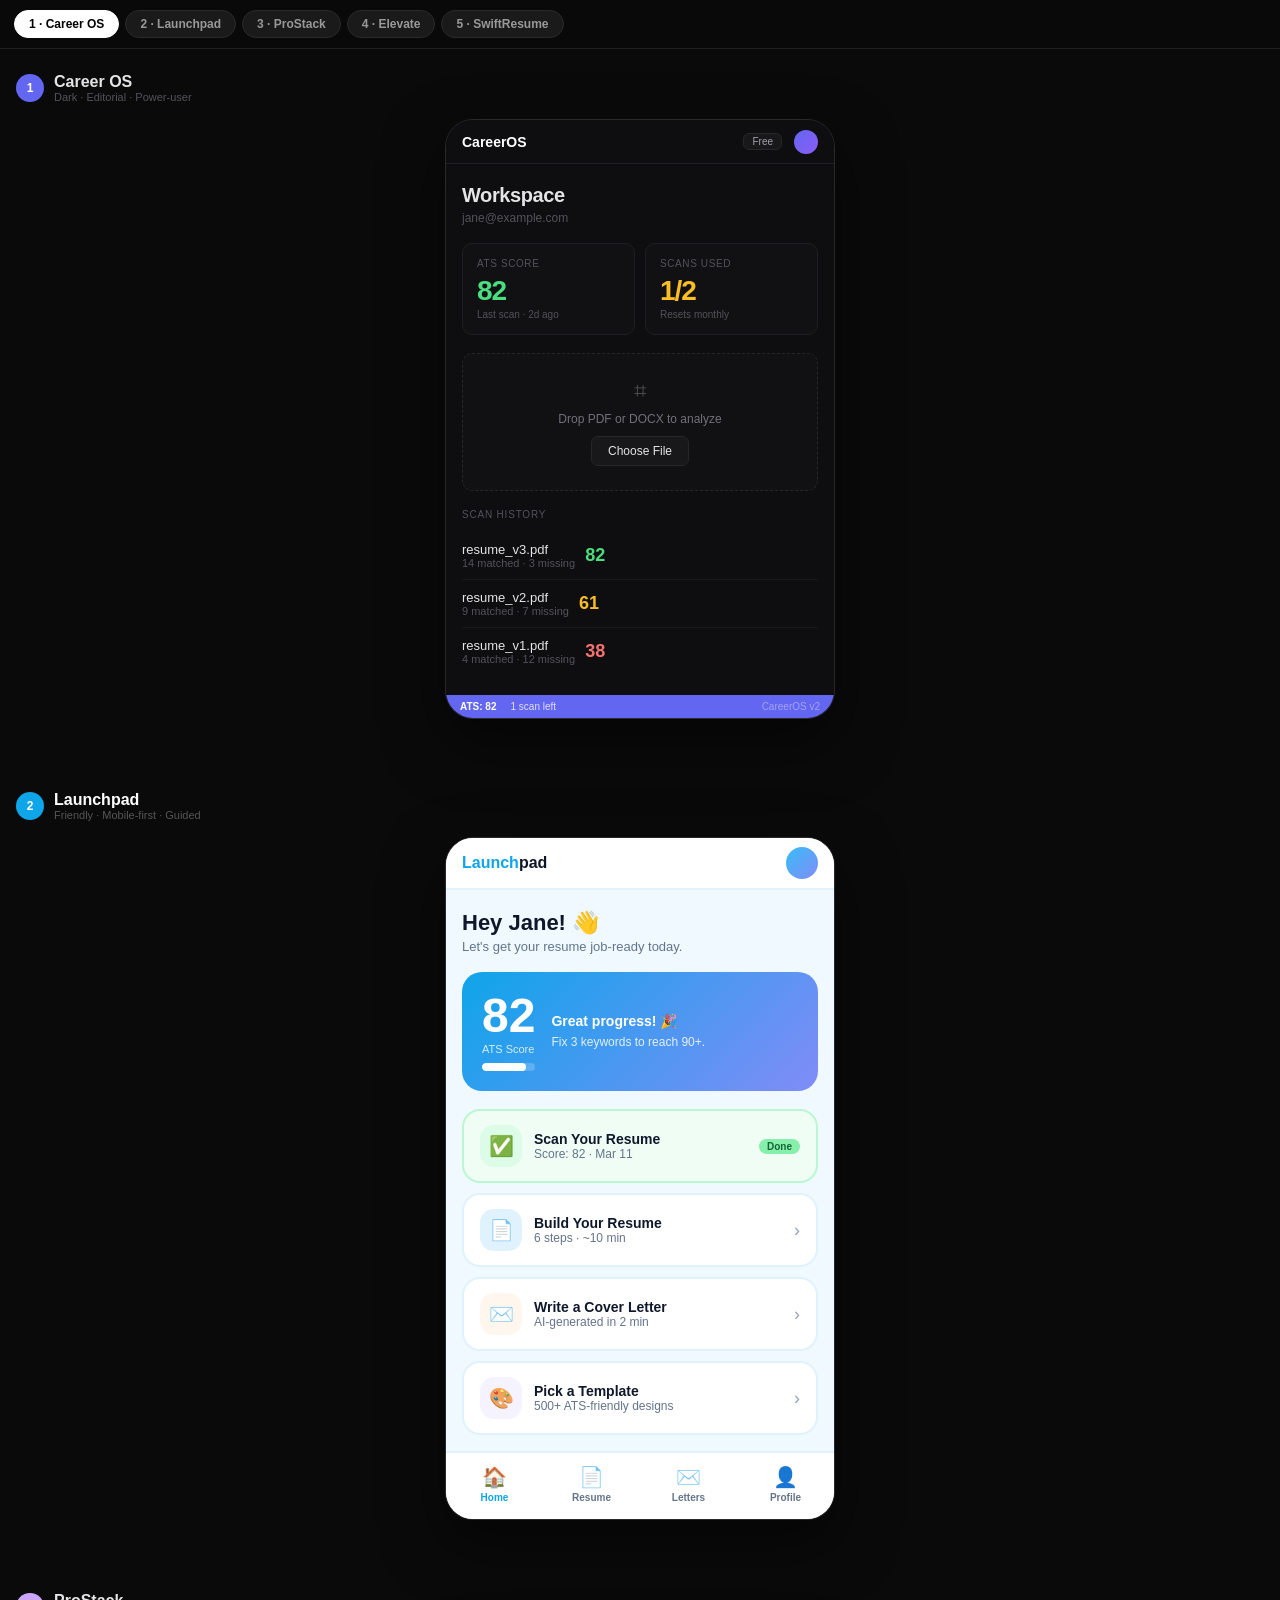
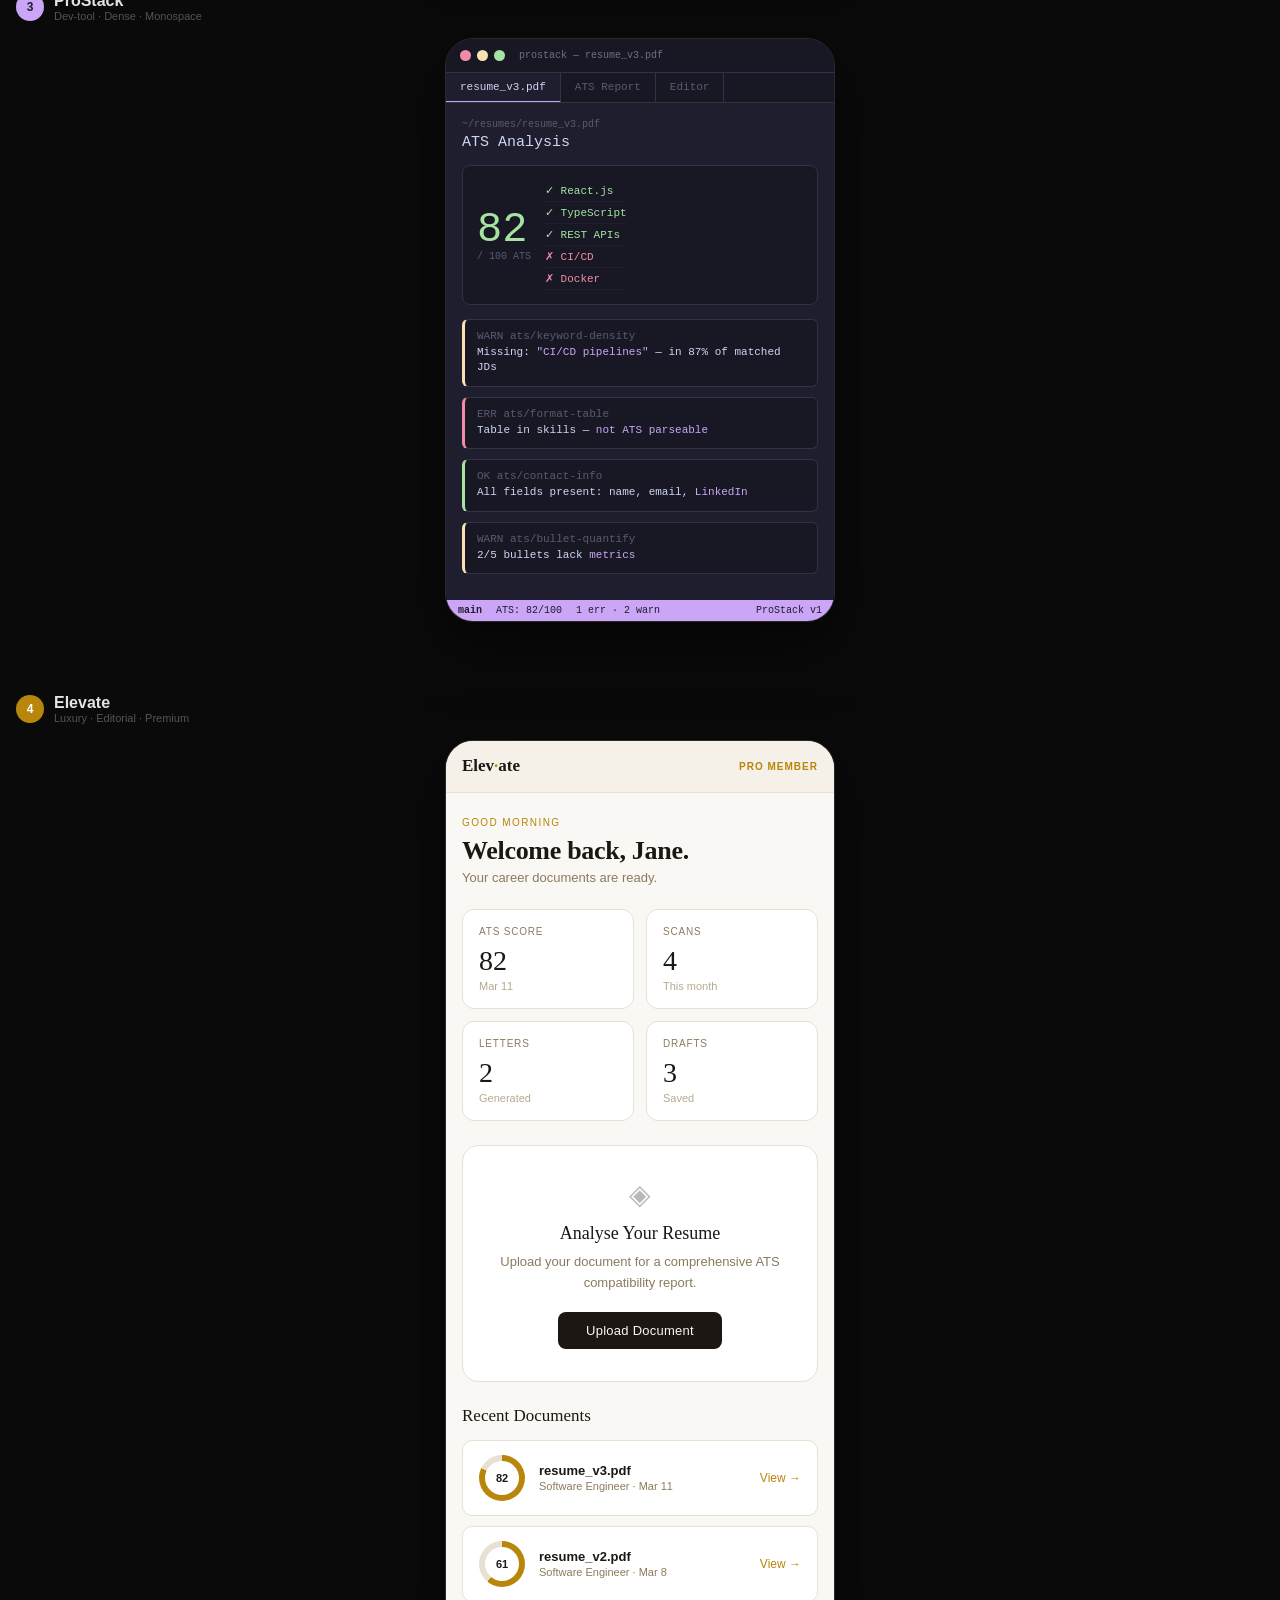
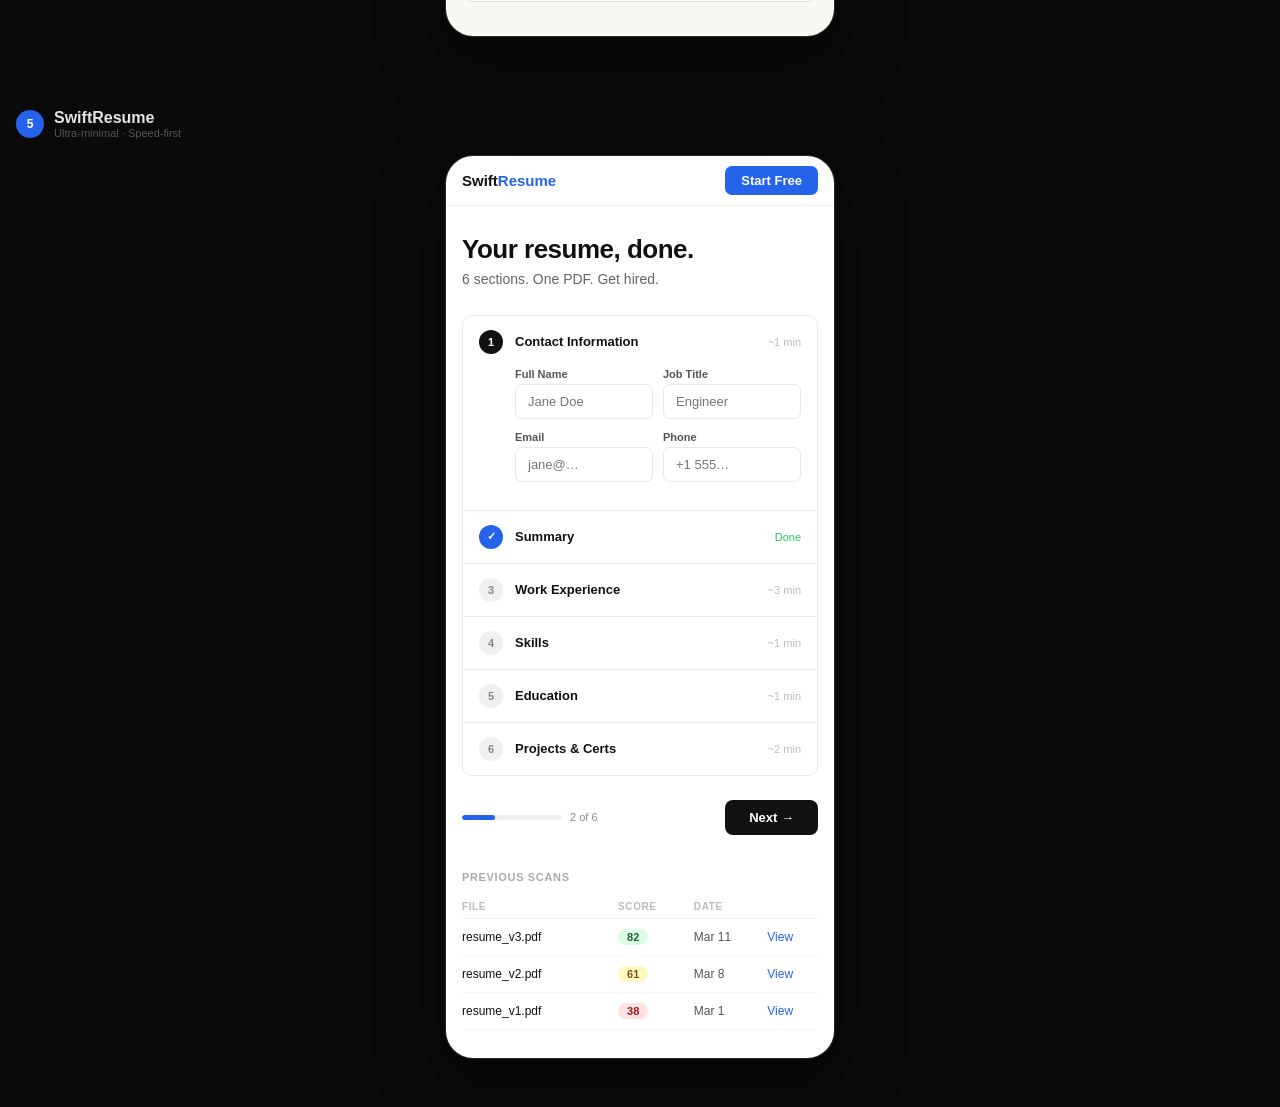
<file: mobile-preview.html>
<!DOCTYPE html>
<html lang="en">
<head>
<meta charset="UTF-8"/>
<meta name="viewport" content="width=device-width, initial-scale=1.0, maximum-scale=1.0"/>
<title>Design Previews · Mobile</title>
<style>
*,*::before,*::after{box-sizing:border-box;margin:0;padding:0;}
html{scroll-behavior:smooth;}
body{font-family:-apple-system,BlinkMacSystemFont,'Segoe UI',Roboto,sans-serif;background:#0a0a0a;color:#fff;}

/* ── sticky nav ── */
.nav{
  position:sticky;top:0;z-index:99;
  background:rgba(10,10,10,.95);
  backdrop-filter:blur(12px);
  border-bottom:1px solid #1f1f1f;
  display:flex;gap:6px;
  padding:10px 14px;
  overflow-x:auto;
  scrollbar-width:none;
}
.nav::-webkit-scrollbar{display:none;}
.nav a{
  flex-shrink:0;
  background:#1a1a1a;
  border:1px solid #2a2a2a;
  border-radius:99px;
  color:#999;
  font-size:12px;font-weight:600;
  padding:6px 14px;
  text-decoration:none;
  transition:all .15s;
}
.nav a:hover,.nav a.active{background:#fff;color:#000;border-color:#fff;}

/* ── section wrapper ── */
.section{padding:24px 0 48px;}
.section-label{
  display:flex;align-items:center;gap:10px;
  padding:0 16px 16px;
}
.section-num{
  width:28px;height:28px;border-radius:50%;
  display:flex;align-items:center;justify-content:center;
  font-size:12px;font-weight:700;flex-shrink:0;
}
.section-title{font-size:16px;font-weight:700;}
.section-tag{font-size:11px;color:#666;margin-left:auto;}

/* ── phone shell ── */
.phone{
  width:calc(100% - 32px);
  max-width:390px;
  margin:0 auto;
  border-radius:28px;
  overflow:hidden;
  border:1px solid #2a2a2a;
  box-shadow:0 24px 60px rgba(0,0,0,.5);
}

/* ══════════════════════════
   1 · CAREER OS  (dark)
══════════════════════════ */
.cos{background:#0E0E10;font-family:-apple-system,BlinkMacSystemFont,'Segoe UI',Roboto,sans-serif;color:#e4e4e7;}
.cos-bar{
  height:44px;background:#0E0E10;
  border-bottom:1px solid #1f1f23;
  display:flex;align-items:center;
  padding:0 16px;gap:12px;
}
.cos-logo{font-size:14px;font-weight:700;color:#fff;}
.cos-spacer{flex:1;}
.cos-badge{background:#18181b;border:1px solid #27272a;border-radius:6px;font-size:10px;color:#a1a1aa;padding:2px 8px;}
.cos-av{width:24px;height:24px;border-radius:50%;background:linear-gradient(135deg,#6366f1,#8b5cf6);}
.cos-body{padding:20px 16px;}
.cos-h{font-size:20px;font-weight:700;letter-spacing:-.4px;margin-bottom:4px;}
.cos-sub{font-size:12px;color:#52525b;margin-bottom:18px;}
.cos-cards{display:grid;grid-template-columns:1fr 1fr;gap:10px;margin-bottom:18px;}
.cos-card{background:#111113;border:1px solid #1f1f23;border-radius:10px;padding:14px;}
.cos-card-lbl{font-size:10px;text-transform:uppercase;letter-spacing:.06em;color:#52525b;margin-bottom:6px;}
.cos-card-val{font-size:28px;font-weight:700;letter-spacing:-1px;}
.cos-card-val.g{color:#4ade80;}.cos-card-val.a{color:#fbbf24;}
.cos-card-meta{font-size:10px;color:#52525b;margin-top:2px;}
.cos-drop{border:1px dashed #27272a;border-radius:10px;padding:24px 16px;text-align:center;background:#111113;margin-bottom:18px;}
.cos-drop-icon{font-size:22px;opacity:.3;margin-bottom:8px;}
.cos-drop-text{font-size:12px;color:#71717a;margin-bottom:10px;}
.cos-drop-btn{display:inline-block;background:#18181b;border:1px solid #27272a;border-radius:7px;padding:7px 16px;font-size:12px;color:#e4e4e7;}
.cos-row{display:flex;align-items:center;gap:10px;padding:10px 0;border-bottom:1px solid #18181b;}
.cos-row-name{font-size:13px;color:#e4e4e7;font-weight:500;flex:1;}
.cos-row-meta{font-size:11px;color:#52525b;}
.cos-row-score{font-size:18px;font-weight:700;}
.cos-row-score.g{color:#4ade80;}.cos-row-score.a{color:#fbbf24;}.cos-row-score.r{color:#f87171;}
.cos-sbar{background:#6366f1;padding:6px 14px;display:flex;gap:14px;font-size:10px;color:rgba(255,255,255,.8);}
.cos-sbar b{color:#fff;font-weight:600;}

/* ══════════════════════════
   2 · LAUNCHPAD  (friendly)
══════════════════════════ */
.lp{background:#f0f9ff;font-family:-apple-system,BlinkMacSystemFont,'Segoe UI',Roboto,sans-serif;color:#0f172a;}
.lp-bar{background:#fff;height:52px;border-bottom:2px solid #e0f2fe;display:flex;align-items:center;padding:0 16px;gap:10px;}
.lp-logo{font-size:16px;font-weight:800;color:#0ea5e9;}
.lp-logo span{color:#0f172a;}
.lp-av{width:32px;height:32px;border-radius:50%;background:linear-gradient(135deg,#38bdf8,#818cf8);margin-left:auto;}
.lp-body{padding:20px 16px 16px;}
.lp-greet{font-size:22px;font-weight:800;margin-bottom:3px;}
.lp-gsub{font-size:13px;color:#64748b;margin-bottom:18px;}
.lp-ats{
  background:linear-gradient(135deg,#0ea5e9,#818cf8);
  border-radius:20px;padding:20px;
  display:flex;align-items:center;gap:16px;
  color:#fff;margin-bottom:18px;
}
.lp-score{font-size:48px;font-weight:800;line-height:1;}
.lp-score-lbl{font-size:11px;opacity:.8;margin-top:3px;}
.lp-pb{height:8px;background:rgba(255,255,255,.2);border-radius:99px;margin-top:8px;overflow:hidden;}
.lp-pb-fill{height:100%;width:82%;background:#fff;border-radius:99px;}
.lp-ats-msg{font-size:14px;font-weight:700;}
.lp-ats-sub{font-size:12px;opacity:.85;margin-top:4px;line-height:1.5;}
.lp-list{display:flex;flex-direction:column;gap:10px;}
.lp-item{background:#fff;border:2px solid #e0f2fe;border-radius:18px;padding:14px 16px;display:flex;align-items:center;gap:12px;}
.lp-item.done{border-color:#bbf7d0;background:#f0fdf4;}
.lp-ico{width:42px;height:42px;border-radius:14px;display:flex;align-items:center;justify-content:center;font-size:20px;flex-shrink:0;}
.lp-ico.sky{background:#e0f2fe;}.lp-ico.mint{background:#dcfce7;}.lp-ico.peach{background:#fff7ed;}.lp-ico.lav{background:#f5f3ff;}
.lp-item-title{font-size:14px;font-weight:700;}
.lp-item-desc{font-size:12px;color:#64748b;}
.lp-done{margin-left:auto;background:#86efac;border-radius:99px;padding:2px 8px;font-size:10px;font-weight:700;color:#166534;white-space:nowrap;}
.lp-arr{margin-left:auto;color:#94a3b8;font-size:18px;}
.lp-bnav{display:flex;background:#fff;border-top:2px solid #e0f2fe;padding:8px 0 12px;}
.lp-bn{flex:1;display:flex;flex-direction:column;align-items:center;gap:3px;padding:4px 0;}
.lp-bn.active{color:#0ea5e9;}
.lp-bn-ico{font-size:20px;}
.lp-bn-lbl{font-size:10px;font-weight:600;color:#64748b;}
.lp-bn.active .lp-bn-lbl{color:#0ea5e9;}

/* ══════════════════════════
   3 · PROSTACK  (dev tool)
══════════════════════════ */
.ps{background:#1e1e2e;font-family:'Courier New',Courier,monospace;color:#cdd6f4;}
.ps-tbar{height:34px;background:#181825;border-bottom:1px solid #313244;display:flex;align-items:center;padding:0 14px;gap:6px;}
.ps-dot{width:11px;height:11px;border-radius:50%;}
.ps-dot.r{background:#f38ba8;}.ps-dot.y{background:#f9e2af;}.ps-dot.g{background:#a6e3a1;}
.ps-tbar-name{font-size:10px;color:#6c7086;margin-left:8px;}
.ps-tabs{display:flex;background:#181825;border-bottom:1px solid #313244;overflow-x:auto;scrollbar-width:none;}
.ps-tabs::-webkit-scrollbar{display:none;}
.ps-tab{font-size:11px;padding:8px 14px;color:#585b70;border-right:1px solid #313244;white-space:nowrap;flex-shrink:0;}
.ps-tab.active{background:#1e1e2e;color:#cdd6f4;border-bottom:2px solid #cba6f7;margin-bottom:-1px;}
.ps-body{padding:16px;}
.ps-path{font-size:10px;color:#585b70;margin-bottom:4px;}
.ps-title{font-size:15px;color:#cdd6f4;margin-bottom:14px;font-weight:500;}
.ps-lint{
  background:#181825;border:1px solid #313244;border-radius:6px;
  padding:10px 12px;margin-bottom:10px;font-size:11px;
}
.ps-lint.w{border-left:3px solid #f9e2af;}
.ps-lint.e{border-left:3px solid #f38ba8;}
.ps-lint.o{border-left:3px solid #a6e3a1;}
.ps-lint-code{color:#585b70;margin-bottom:3px;}
.ps-lint-msg{color:#cdd6f4;line-height:1.4;}
.ps-lint-msg span{color:#cba6f7;}
.ps-score-row{display:flex;align-items:center;gap:14px;background:#181825;border:1px solid #313244;border-radius:8px;padding:14px;margin-bottom:14px;}
.ps-score-big{font-size:42px;color:#a6e3a1;line-height:1;}
.ps-score-lbl{font-size:10px;color:#585b70;}
.ps-kw{font-size:11px;}
.ps-kw div{padding:4px 0;border-bottom:1px solid #1e1e2e;}
.ps-kw .f{color:#a6e3a1;}.ps-kw .m{color:#f38ba8;}
.ps-sbar{background:#cba6f7;padding:5px 12px;display:flex;gap:14px;font-size:10px;color:#1e1e2e;}
.ps-sbar b{font-weight:700;}

/* ══════════════════════════
   4 · ELEVATE  (luxury)
══════════════════════════ */
.el{background:#FAF8F4;font-family:-apple-system,BlinkMacSystemFont,'Segoe UI',Roboto,sans-serif;color:#1c1712;}
.el-bar{background:#f5f0e8;border-bottom:1px solid #e8e0d0;padding:0 16px;height:52px;display:flex;align-items:center;}
.el-logo{font-family:Georgia,'Times New Roman',serif;font-size:17px;font-weight:700;color:#1c1712;}
.el-logo span{color:#b8860b;}
.el-plan{margin-left:auto;font-size:10px;text-transform:uppercase;letter-spacing:.1em;color:#b8860b;font-weight:600;}
.el-body{padding:24px 16px;}
.el-eyebrow{font-size:10px;text-transform:uppercase;letter-spacing:.14em;color:#b8860b;margin-bottom:8px;}
.el-h{font-family:Georgia,'Times New Roman',serif;font-size:26px;font-weight:700;letter-spacing:-.3px;margin-bottom:4px;}
.el-sub{font-size:13px;color:#8c7a5e;margin-bottom:24px;}
.el-stats{display:grid;grid-template-columns:1fr 1fr;gap:12px;margin-bottom:24px;}
.el-stat{background:#fff;border:1px solid #e8e0d0;border-radius:12px;padding:16px;}
.el-stat-lbl{font-size:10px;text-transform:uppercase;letter-spacing:.08em;color:#8c7a5e;margin-bottom:8px;}
.el-stat-val{font-family:Georgia,'Times New Roman',serif;font-size:28px;color:#1c1712;}
.el-stat-meta{font-size:11px;color:#b8a990;margin-top:3px;}
.el-upload{background:#fff;border:1px solid #e8e0d0;border-radius:16px;padding:32px 16px;text-align:center;margin-bottom:24px;}
.el-orn{font-size:28px;opacity:.3;margin-bottom:12px;}
.el-upload-title{font-family:Georgia,'Times New Roman',serif;font-size:18px;margin-bottom:8px;}
.el-upload-desc{font-size:13px;color:#8c7a5e;line-height:1.6;margin-bottom:18px;}
.el-btn{background:#1c1712;color:#FAF8F4;border:none;border-radius:8px;padding:11px 28px;font-size:13px;font-weight:500;letter-spacing:.02em;}
.el-hist-title{font-family:Georgia,'Times New Roman',serif;font-size:17px;margin-bottom:14px;}
.el-hist-item{background:#fff;border:1px solid #e8e0d0;border-radius:10px;padding:14px 16px;display:flex;align-items:center;gap:14px;margin-bottom:10px;}
.el-gauge{width:46px;height:46px;border-radius:50%;background:conic-gradient(#b8860b calc(var(--p)*1%),#e8e0d0 0);display:flex;align-items:center;justify-content:center;flex-shrink:0;}
.el-gauge-in{width:34px;height:34px;border-radius:50%;background:#fff;display:flex;align-items:center;justify-content:center;font-size:11px;font-weight:700;color:#1c1712;}
.el-hist-name{font-size:13px;font-weight:600;color:#1c1712;margin-bottom:2px;}
.el-hist-meta{font-size:11px;color:#8c7a5e;}
.el-hist-action{margin-left:auto;font-size:12px;color:#b8860b;font-weight:500;white-space:nowrap;}

/* ══════════════════════════
   5 · SWIFTRESUME  (minimal)
══════════════════════════ */
.sw{background:#fff;font-family:-apple-system,BlinkMacSystemFont,'Segoe UI',Roboto,sans-serif;color:#111;}
.sw-bar{border-bottom:1px solid #f0f0f0;padding:0 16px;height:50px;display:flex;align-items:center;}
.sw-logo{font-size:15px;font-weight:700;color:#111;}
.sw-logo span{color:#2563eb;}
.sw-start-btn{margin-left:auto;background:#2563eb;color:#fff;border:none;border-radius:7px;padding:7px 16px;font-size:13px;font-weight:600;}
.sw-body{padding:28px 16px;}
.sw-h{font-size:26px;font-weight:800;letter-spacing:-.5px;margin-bottom:6px;}
.sw-lead{font-size:14px;color:#666;margin-bottom:28px;}
.sw-accord{border:1px solid #e8e8e8;border-radius:10px;overflow:hidden;margin-bottom:24px;}
.sw-step{border-bottom:1px solid #e8e8e8;}
.sw-step:last-child{border-bottom:none;}
.sw-step-hd{display:flex;align-items:center;padding:14px 16px;gap:12px;}
.sw-step-num{width:24px;height:24px;border-radius:50%;background:#f0f0f0;font-size:11px;font-weight:700;color:#888;display:flex;align-items:center;justify-content:center;flex-shrink:0;}
.sw-step-num.done{background:#2563eb;color:#fff;}
.sw-step-num.active{background:#111;color:#fff;}
.sw-step-title{font-size:13px;font-weight:600;color:#111;}
.sw-step-time{margin-left:auto;font-size:11px;color:#bbb;}
.sw-step-body{padding:0 16px 16px 52px;}
.sw-field{margin-bottom:12px;}
.sw-lbl{font-size:11px;font-weight:600;color:#555;margin-bottom:4px;}
.sw-input{width:100%;border:1px solid #e8e8e8;border-radius:7px;padding:9px 12px;font-family:-apple-system,BlinkMacSystemFont,'Segoe UI',Roboto,sans-serif;font-size:13px;color:#111;outline:none;}
.sw-grid{display:grid;grid-template-columns:1fr 1fr;gap:10px;}
.sw-actions{display:flex;align-items:center;justify-content:space-between;margin-bottom:36px;}
.sw-prog-wrap{display:flex;align-items:center;gap:8px;}
.sw-prog-bar{width:100px;height:5px;background:#f0f0f0;border-radius:99px;overflow:hidden;}
.sw-prog-fill{height:100%;background:#2563eb;border-radius:99px;}
.sw-prog-txt{font-size:11px;color:#888;}
.sw-next{background:#111;color:#fff;border:none;border-radius:8px;padding:10px 24px;font-size:13px;font-weight:600;}
.sw-hist-lbl{font-size:11px;font-weight:700;text-transform:uppercase;letter-spacing:.06em;color:#aaa;margin-bottom:12px;}
.sw-tbl{width:100%;border-collapse:collapse;}
.sw-tbl th{font-size:10px;text-transform:uppercase;letter-spacing:.06em;color:#bbb;padding:6px 0;text-align:left;border-bottom:1px solid #f0f0f0;}
.sw-tbl td{font-size:12px;padding:10px 0;border-bottom:1px solid #f8f8f8;color:#555;}
.sw-tbl td:first-child{color:#111;font-weight:500;}
.sw-pill{display:inline-block;padding:2px 9px;border-radius:99px;font-size:11px;font-weight:700;}
.sw-pill.g{background:#dcfce7;color:#166534;}
.sw-pill.a{background:#fef9c3;color:#854d0e;}
.sw-pill.r{background:#fee2e2;color:#991b1b;}
.sw-link{color:#2563eb;font-size:12px;}

/* ── section colors ── */
#s1 .section-num{background:#6366f1;color:#fff;}
#s1 .section-title{color:#e4e4e7;}
#s1 .section-tag{color:#52525b;}
#s2 .section-num{background:#0ea5e9;color:#fff;}
#s2 .section-title{color:#fff;}
#s2 .section-tag{color:#555;}
#s3 .section-num{background:#cba6f7;color:#1e1e2e;}
#s3 .section-title{color:#e4e4e7;}
#s3 .section-tag{color:#52525b;}
#s4 .section-num{background:#b8860b;color:#fff;}
#s4 .section-title{color:#e4e4e7;}
#s4 .section-tag{color:#555;}
#s5 .section-num{background:#2563eb;color:#fff;}
#s5 .section-title{color:#e4e4e7;}
#s5 .section-tag{color:#555;}
</style>
</head>
<body>

<!-- sticky nav -->
<div class="nav">
  <a href="#s1" class="active">1 · Career OS</a>
  <a href="#s2">2 · Launchpad</a>
  <a href="#s3">3 · ProStack</a>
  <a href="#s4">4 · Elevate</a>
  <a href="#s5">5 · SwiftResume</a>
</div>

<!-- ══ 1 · Career OS ══ -->
<div class="section" id="s1">
  <div class="section-label">
    <div class="section-num">1</div>
    <div>
      <div class="section-title">Career OS</div>
      <div class="section-tag">Dark · Editorial · Power-user</div>
    </div>
  </div>
  <div class="phone">
    <div class="cos">
      <div class="cos-bar">
        <span class="cos-logo">CareerOS</span>
        <span class="cos-spacer"></span>
        <span class="cos-badge">Free</span>
        <div class="cos-av"></div>
      </div>
      <div class="cos-body">
        <div class="cos-h">Workspace</div>
        <div class="cos-sub">jane@example.com</div>
        <div class="cos-cards">
          <div class="cos-card">
            <div class="cos-card-lbl">ATS Score</div>
            <div class="cos-card-val g">82</div>
            <div class="cos-card-meta">Last scan · 2d ago</div>
          </div>
          <div class="cos-card">
            <div class="cos-card-lbl">Scans Used</div>
            <div class="cos-card-val a">1/2</div>
            <div class="cos-card-meta">Resets monthly</div>
          </div>
        </div>
        <div class="cos-drop">
          <div class="cos-drop-icon">⌗</div>
          <div class="cos-drop-text">Drop PDF or DOCX to analyze</div>
          <div class="cos-drop-btn">Choose File</div>
        </div>
        <div style="font-size:10px;text-transform:uppercase;letter-spacing:.08em;color:#52525b;margin-bottom:12px;">Scan History</div>
        <div class="cos-row">
          <div>
            <div class="cos-row-name">resume_v3.pdf</div>
            <div class="cos-row-meta">14 matched · 3 missing</div>
          </div>
          <div class="cos-row-score g">82</div>
        </div>
        <div class="cos-row">
          <div>
            <div class="cos-row-name">resume_v2.pdf</div>
            <div class="cos-row-meta">9 matched · 7 missing</div>
          </div>
          <div class="cos-row-score a">61</div>
        </div>
        <div class="cos-row" style="border-bottom:none">
          <div>
            <div class="cos-row-name">resume_v1.pdf</div>
            <div class="cos-row-meta">4 matched · 12 missing</div>
          </div>
          <div class="cos-row-score r">38</div>
        </div>
      </div>
      <div class="cos-sbar">
        <b>ATS: 82</b>
        <span>1 scan left</span>
        <span style="margin-left:auto;opacity:.5">CareerOS v2</span>
      </div>
    </div>
  </div>
</div>

<!-- ══ 2 · Launchpad ══ -->
<div class="section" id="s2">
  <div class="section-label">
    <div class="section-num">2</div>
    <div>
      <div class="section-title">Launchpad</div>
      <div class="section-tag">Friendly · Mobile-first · Guided</div>
    </div>
  </div>
  <div class="phone">
    <div class="lp">
      <div class="lp-bar">
        <div class="lp-logo">Launch<span>pad</span></div>
        <div class="lp-av"></div>
      </div>
      <div class="lp-body">
        <div class="lp-greet">Hey Jane! 👋</div>
        <div class="lp-gsub">Let's get your resume job-ready today.</div>
        <div class="lp-ats">
          <div>
            <div class="lp-score">82</div>
            <div class="lp-score-lbl">ATS Score</div>
            <div class="lp-pb"><div class="lp-pb-fill"></div></div>
          </div>
          <div>
            <div class="lp-ats-msg">Great progress! 🎉</div>
            <div class="lp-ats-sub">Fix 3 keywords to reach 90+.</div>
          </div>
        </div>
        <div class="lp-list">
          <div class="lp-item done">
            <div class="lp-ico mint">✅</div>
            <div>
              <div class="lp-item-title">Scan Your Resume</div>
              <div class="lp-item-desc">Score: 82 · Mar 11</div>
            </div>
            <div class="lp-done">Done</div>
          </div>
          <div class="lp-item">
            <div class="lp-ico sky">📄</div>
            <div>
              <div class="lp-item-title">Build Your Resume</div>
              <div class="lp-item-desc">6 steps · ~10 min</div>
            </div>
            <div class="lp-arr">›</div>
          </div>
          <div class="lp-item">
            <div class="lp-ico peach">✉️</div>
            <div>
              <div class="lp-item-title">Write a Cover Letter</div>
              <div class="lp-item-desc">AI-generated in 2 min</div>
            </div>
            <div class="lp-arr">›</div>
          </div>
          <div class="lp-item">
            <div class="lp-ico lav">🎨</div>
            <div>
              <div class="lp-item-title">Pick a Template</div>
              <div class="lp-item-desc">500+ ATS-friendly designs</div>
            </div>
            <div class="lp-arr">›</div>
          </div>
        </div>
      </div>
      <div class="lp-bnav">
        <div class="lp-bn active"><div class="lp-bn-ico">🏠</div><div class="lp-bn-lbl">Home</div></div>
        <div class="lp-bn"><div class="lp-bn-ico">📄</div><div class="lp-bn-lbl">Resume</div></div>
        <div class="lp-bn"><div class="lp-bn-ico">✉️</div><div class="lp-bn-lbl">Letters</div></div>
        <div class="lp-bn"><div class="lp-bn-ico">👤</div><div class="lp-bn-lbl">Profile</div></div>
      </div>
    </div>
  </div>
</div>

<!-- ══ 3 · ProStack ══ -->
<div class="section" id="s3">
  <div class="section-label">
    <div class="section-num">3</div>
    <div>
      <div class="section-title">ProStack</div>
      <div class="section-tag">Dev-tool · Dense · Monospace</div>
    </div>
  </div>
  <div class="phone">
    <div class="ps">
      <div class="ps-tbar">
        <div class="ps-dot r"></div>
        <div class="ps-dot y"></div>
        <div class="ps-dot g"></div>
        <span class="ps-tbar-name">prostack — resume_v3.pdf</span>
      </div>
      <div class="ps-tabs">
        <div class="ps-tab active">resume_v3.pdf</div>
        <div class="ps-tab">ATS Report</div>
        <div class="ps-tab">Editor</div>
      </div>
      <div class="ps-body">
        <div class="ps-path">~/resumes/resume_v3.pdf</div>
        <div class="ps-title">ATS Analysis</div>
        <div class="ps-score-row">
          <div>
            <div class="ps-score-big">82</div>
            <div class="ps-score-lbl">/ 100 ATS</div>
          </div>
          <div class="ps-kw">
            <div class="f">✓ React.js</div>
            <div class="f">✓ TypeScript</div>
            <div class="f">✓ REST APIs</div>
            <div class="m">✗ CI/CD</div>
            <div class="m">✗ Docker</div>
          </div>
        </div>
        <div class="ps-lint w">
          <div class="ps-lint-code">WARN ats/keyword-density</div>
          <div class="ps-lint-msg">Missing: <span>"CI/CD pipelines"</span> — in 87% of matched JDs</div>
        </div>
        <div class="ps-lint e">
          <div class="ps-lint-code">ERR  ats/format-table</div>
          <div class="ps-lint-msg">Table in skills — <span>not ATS parseable</span></div>
        </div>
        <div class="ps-lint o">
          <div class="ps-lint-code">OK   ats/contact-info</div>
          <div class="ps-lint-msg">All fields present: name, email, <span>LinkedIn</span></div>
        </div>
        <div class="ps-lint w">
          <div class="ps-lint-code">WARN ats/bullet-quantify</div>
          <div class="ps-lint-msg">2/5 bullets lack <span>metrics</span></div>
        </div>
      </div>
      <div class="ps-sbar">
        <b>main</b>
        <span>ATS: 82/100</span>
        <span>1 err · 2 warn</span>
        <span style="margin-left:auto">ProStack v1</span>
      </div>
    </div>
  </div>
</div>

<!-- ══ 4 · Elevate ══ -->
<div class="section" id="s4">
  <div class="section-label">
    <div class="section-num">4</div>
    <div>
      <div class="section-title">Elevate</div>
      <div class="section-tag">Luxury · Editorial · Premium</div>
    </div>
  </div>
  <div class="phone">
    <div class="el">
      <div class="el-bar">
        <div class="el-logo">Elev<span>·</span>ate</div>
        <div class="el-plan">Pro Member</div>
      </div>
      <div class="el-body">
        <div class="el-eyebrow">Good morning</div>
        <div class="el-h">Welcome back, Jane.</div>
        <div class="el-sub">Your career documents are ready.</div>
        <div class="el-stats">
          <div class="el-stat">
            <div class="el-stat-lbl">ATS Score</div>
            <div class="el-stat-val">82</div>
            <div class="el-stat-meta">Mar 11</div>
          </div>
          <div class="el-stat">
            <div class="el-stat-lbl">Scans</div>
            <div class="el-stat-val">4</div>
            <div class="el-stat-meta">This month</div>
          </div>
          <div class="el-stat">
            <div class="el-stat-lbl">Letters</div>
            <div class="el-stat-val">2</div>
            <div class="el-stat-meta">Generated</div>
          </div>
          <div class="el-stat">
            <div class="el-stat-lbl">Drafts</div>
            <div class="el-stat-val">3</div>
            <div class="el-stat-meta">Saved</div>
          </div>
        </div>
        <div class="el-upload">
          <div class="el-orn">◈</div>
          <div class="el-upload-title">Analyse Your Resume</div>
          <div class="el-upload-desc">Upload your document for a comprehensive ATS compatibility report.</div>
          <button class="el-btn">Upload Document</button>
        </div>
        <div class="el-hist-title">Recent Documents</div>
        <div class="el-hist-item">
          <div class="el-gauge" style="--p:82"><div class="el-gauge-in">82</div></div>
          <div>
            <div class="el-hist-name">resume_v3.pdf</div>
            <div class="el-hist-meta">Software Engineer · Mar 11</div>
          </div>
          <div class="el-hist-action">View →</div>
        </div>
        <div class="el-hist-item">
          <div class="el-gauge" style="--p:61"><div class="el-gauge-in">61</div></div>
          <div>
            <div class="el-hist-name">resume_v2.pdf</div>
            <div class="el-hist-meta">Software Engineer · Mar 8</div>
          </div>
          <div class="el-hist-action">View →</div>
        </div>
      </div>
    </div>
  </div>
</div>

<!-- ══ 5 · SwiftResume ══ -->
<div class="section" id="s5">
  <div class="section-label">
    <div class="section-num">5</div>
    <div>
      <div class="section-title">SwiftResume</div>
      <div class="section-tag">Ultra-minimal · Speed-first</div>
    </div>
  </div>
  <div class="phone">
    <div class="sw">
      <div class="sw-bar">
        <div class="sw-logo">Swift<span>Resume</span></div>
        <button class="sw-start-btn">Start Free</button>
      </div>
      <div class="sw-body">
        <div class="sw-h">Your resume, done.</div>
        <div class="sw-lead">6 sections. One PDF. Get hired.</div>
        <div class="sw-accord">
          <div class="sw-step">
            <div class="sw-step-hd">
              <div class="sw-step-num active">1</div>
              <div class="sw-step-title">Contact Information</div>
              <div class="sw-step-time">~1 min</div>
            </div>
            <div class="sw-step-body">
              <div class="sw-grid">
                <div class="sw-field">
                  <div class="sw-lbl">Full Name</div>
                  <input class="sw-input" placeholder="Jane Doe"/>
                </div>
                <div class="sw-field">
                  <div class="sw-lbl">Job Title</div>
                  <input class="sw-input" placeholder="Engineer"/>
                </div>
              </div>
              <div class="sw-grid">
                <div class="sw-field">
                  <div class="sw-lbl">Email</div>
                  <input class="sw-input" placeholder="jane@…"/>
                </div>
                <div class="sw-field">
                  <div class="sw-lbl">Phone</div>
                  <input class="sw-input" placeholder="+1 555…"/>
                </div>
              </div>
            </div>
          </div>
          <div class="sw-step">
            <div class="sw-step-hd">
              <div class="sw-step-num done">✓</div>
              <div class="sw-step-title">Summary</div>
              <div class="sw-step-time" style="color:#22c55e">Done</div>
            </div>
          </div>
          <div class="sw-step"><div class="sw-step-hd"><div class="sw-step-num">3</div><div class="sw-step-title">Work Experience</div><div class="sw-step-time">~3 min</div></div></div>
          <div class="sw-step"><div class="sw-step-hd"><div class="sw-step-num">4</div><div class="sw-step-title">Skills</div><div class="sw-step-time">~1 min</div></div></div>
          <div class="sw-step"><div class="sw-step-hd"><div class="sw-step-num">5</div><div class="sw-step-title">Education</div><div class="sw-step-time">~1 min</div></div></div>
          <div class="sw-step"><div class="sw-step-hd"><div class="sw-step-num">6</div><div class="sw-step-title">Projects & Certs</div><div class="sw-step-time">~2 min</div></div></div>
        </div>
        <div class="sw-actions">
          <div class="sw-prog-wrap">
            <div class="sw-prog-bar"><div class="sw-prog-fill" style="width:33%"></div></div>
            <div class="sw-prog-txt">2 of 6</div>
          </div>
          <button class="sw-next">Next →</button>
        </div>
        <div class="sw-hist-lbl">Previous Scans</div>
        <table class="sw-tbl">
          <thead><tr><th>File</th><th>Score</th><th>Date</th><th></th></tr></thead>
          <tbody>
            <tr><td>resume_v3.pdf</td><td><span class="sw-pill g">82</span></td><td>Mar 11</td><td><span class="sw-link">View</span></td></tr>
            <tr><td>resume_v2.pdf</td><td><span class="sw-pill a">61</span></td><td>Mar 8</td><td><span class="sw-link">View</span></td></tr>
            <tr><td>resume_v1.pdf</td><td><span class="sw-pill r">38</span></td><td>Mar 1</td><td><span class="sw-link">View</span></td></tr>
          </tbody>
        </table>
      </div>
    </div>
  </div>
</div>

<script>
  // highlight active nav link on scroll
  const sections = document.querySelectorAll('.section');
  const links = document.querySelectorAll('.nav a');
  const obs = new IntersectionObserver(entries => {
    entries.forEach(e => {
      if (e.isIntersecting) {
        links.forEach(l => l.classList.remove('active'));
        const link = document.querySelector(`.nav a[href="#${e.target.id}"]`);
        if (link) link.classList.add('active');
      }
    });
  }, { threshold: 0.4 });
  sections.forEach(s => obs.observe(s));
</script>
</body>
</html>
</file>
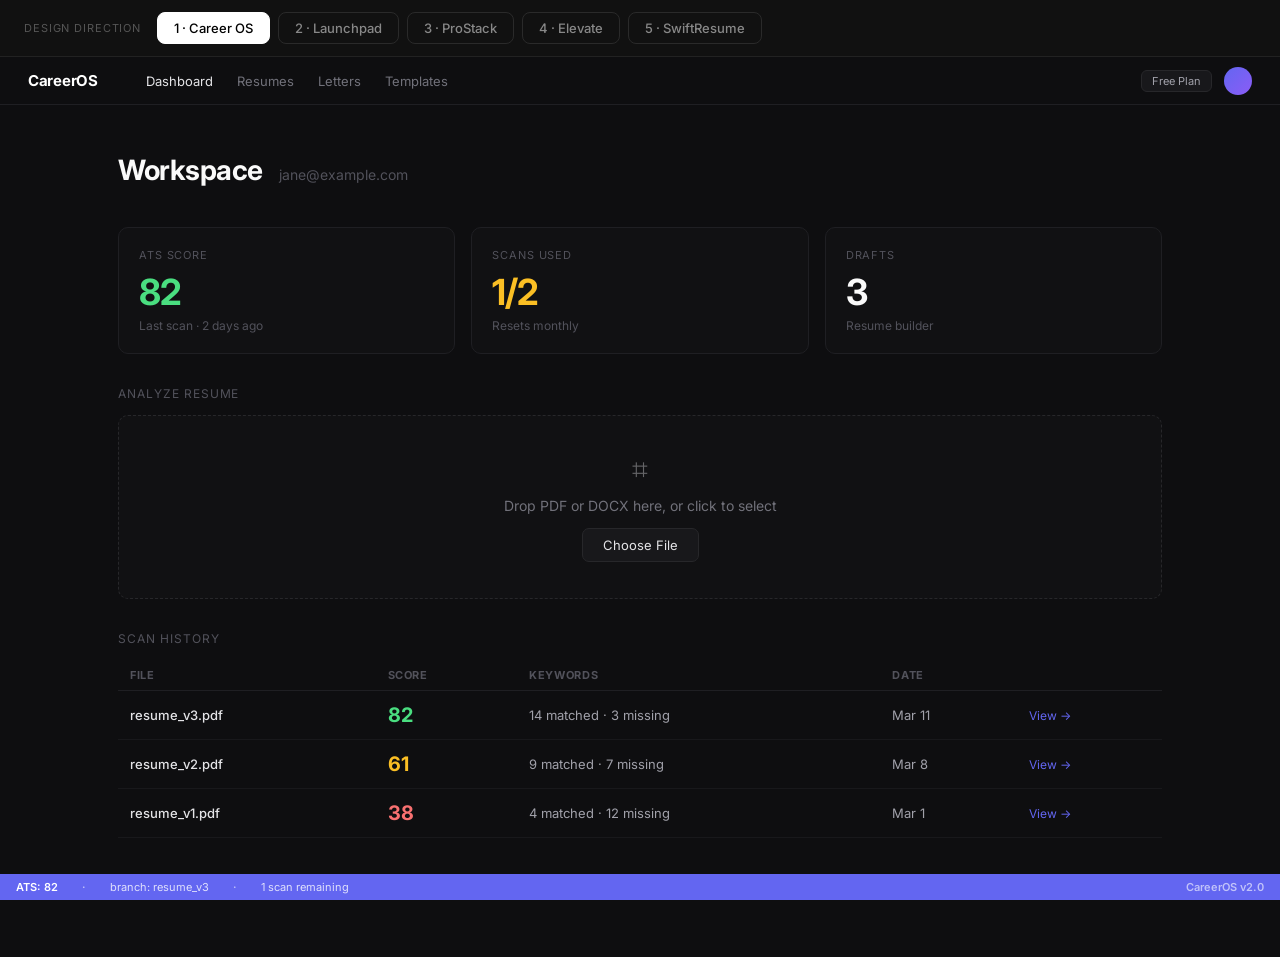
<file: preview.html>
<!DOCTYPE html>
<html lang="en">
<head>
<meta charset="UTF-8" />
<meta name="viewport" content="width=device-width, initial-scale=1.0" />
<title>Design Direction Previews</title>
<link href="https://fonts.googleapis.com/css2?family=Inter:wght@300;400;500;600;700;800&family=Playfair+Display:wght@400;600;700&family=JetBrains+Mono:wght@400;500&display=swap" rel="stylesheet" />
<style>
  *, *::before, *::after { box-sizing: border-box; margin: 0; padding: 0; }

  body {
    font-family: 'Inter', sans-serif;
    background: #0a0a0a;
    color: #fff;
    min-height: 100vh;
  }

  /* ── Selector bar ── */
  .selector {
    position: sticky;
    top: 0;
    z-index: 100;
    background: #111;
    border-bottom: 1px solid #222;
    display: flex;
    align-items: center;
    gap: 8px;
    padding: 12px 24px;
    overflow-x: auto;
    scrollbar-width: none;
  }
  .selector::-webkit-scrollbar { display: none; }
  .selector-label {
    font-size: 11px;
    text-transform: uppercase;
    letter-spacing: .08em;
    color: #555;
    white-space: nowrap;
    margin-right: 8px;
  }
  .tab {
    background: none;
    border: 1px solid #2a2a2a;
    border-radius: 8px;
    color: #888;
    cursor: pointer;
    font-family: inherit;
    font-size: 13px;
    font-weight: 500;
    padding: 7px 16px;
    transition: all .15s;
    white-space: nowrap;
  }
  .tab:hover { border-color: #444; color: #ccc; }
  .tab.active { background: #fff; border-color: #fff; color: #000; }

  /* ── Preview frames ── */
  .frame { display: none; }
  .frame.active { display: block; }

  /* ══════════════════════════════════════
     DIRECTION 1 — Career OS (Dark editorial)
  ══════════════════════════════════════ */
  .cos { background: #0E0E10; color: #e4e4e7; font-family: 'Inter', sans-serif; min-height: 100vh; }

  /* top nav */
  .cos-nav {
    height: 48px;
    background: #0E0E10;
    border-bottom: 1px solid #1f1f23;
    display: flex;
    align-items: center;
    padding: 0 28px;
    gap: 32px;
  }
  .cos-logo { font-size: 15px; font-weight: 700; color: #fff; letter-spacing: -.3px; }
  .cos-nav-links { display: flex; gap: 24px; margin-left: 16px; }
  .cos-nav-link { font-size: 13px; color: #71717a; cursor: pointer; }
  .cos-nav-link.active { color: #e4e4e7; }
  .cos-nav-right { margin-left: auto; display: flex; align-items: center; gap: 12px; }
  .cos-badge { background: #18181b; border: 1px solid #27272a; border-radius: 6px; font-size: 11px; color: #a1a1aa; padding: 3px 10px; }
  .cos-avatar { width: 28px; height: 28px; border-radius: 50%; background: linear-gradient(135deg, #6366f1, #8b5cf6); }

  /* content */
  .cos-body { max-width: 1100px; margin: 0 auto; padding: 48px 28px; }
  .cos-heading-row { display: flex; align-items: baseline; gap: 16px; margin-bottom: 40px; }
  .cos-h1 { font-size: 28px; font-weight: 700; letter-spacing: -.5px; color: #fafafa; }
  .cos-sub { font-size: 14px; color: #52525b; }

  .cos-modules { display: grid; grid-template-columns: 1fr 1fr 1fr; gap: 16px; margin-bottom: 32px; }
  .cos-module {
    background: #111113;
    border: 1px solid #1f1f23;
    border-radius: 10px;
    padding: 20px;
  }
  .cos-module-label { font-size: 11px; text-transform: uppercase; letter-spacing: .08em; color: #52525b; margin-bottom: 8px; }
  .cos-module-val { font-size: 36px; font-weight: 700; color: #fafafa; letter-spacing: -1px; }
  .cos-module-meta { font-size: 12px; color: #52525b; margin-top: 4px; }
  .cos-module-val.green { color: #4ade80; }
  .cos-module-val.amber { color: #fbbf24; }

  .cos-section-title { font-size: 12px; text-transform: uppercase; letter-spacing: .08em; color: #52525b; margin-bottom: 14px; }
  .cos-upload {
    border: 1px dashed #27272a;
    border-radius: 10px;
    padding: 36px;
    text-align: center;
    margin-bottom: 32px;
    background: #111113;
  }
  .cos-upload-icon { font-size: 28px; margin-bottom: 10px; opacity: .4; }
  .cos-upload-text { font-size: 14px; color: #71717a; }
  .cos-upload-btn {
    display: inline-block;
    margin-top: 14px;
    background: #18181b;
    border: 1px solid #27272a;
    border-radius: 7px;
    padding: 8px 20px;
    font-size: 13px;
    color: #e4e4e7;
    cursor: pointer;
  }

  .cos-table { width: 100%; border-collapse: collapse; }
  .cos-table th { font-size: 11px; text-transform: uppercase; letter-spacing: .06em; color: #52525b; padding: 8px 12px; text-align: left; border-bottom: 1px solid #1f1f23; }
  .cos-table td { font-size: 13px; color: #a1a1aa; padding: 12px; border-bottom: 1px solid #18181b; }
  .cos-table td:first-child { color: #e4e4e7; font-weight: 500; }
  .cos-score-num { font-size: 20px; font-weight: 700; }
  .cos-score-num.g { color: #4ade80; }
  .cos-score-num.a { color: #fbbf24; }
  .cos-score-num.r { color: #f87171; }

  .cos-statusbar {
    position: fixed;
    bottom: 0; left: 0; right: 0;
    height: 26px;
    background: #6366f1;
    display: flex;
    align-items: center;
    padding: 0 16px;
    font-size: 11px;
    gap: 24px;
    color: rgba(255,255,255,.8);
  }
  .cos-statusbar span { color: #fff; font-weight: 600; }

  /* ══════════════════════════════════════
     DIRECTION 2 — Launchpad (Friendly)
  ══════════════════════════════════════ */
  .lp { background: #f0f9ff; color: #0f172a; font-family: 'Inter', sans-serif; min-height: 100vh; }

  .lp-topbar {
    background: #fff;
    padding: 0 24px;
    height: 60px;
    display: flex;
    align-items: center;
    border-bottom: 2px solid #e0f2fe;
    gap: 16px;
  }
  .lp-logo { font-size: 18px; font-weight: 800; color: #0ea5e9; }
  .lp-logo span { color: #0f172a; }
  .lp-progress-wrap { margin-left: auto; display: flex; align-items: center; gap: 10px; }
  .lp-prog-label { font-size: 12px; color: #64748b; font-weight: 500; }
  .lp-prog-bar { width: 120px; height: 8px; background: #e0f2fe; border-radius: 99px; overflow: hidden; }
  .lp-prog-fill { height: 100%; width: 50%; background: linear-gradient(90deg, #38bdf8, #0ea5e9); border-radius: 99px; }
  .lp-avatar { width: 34px; height: 34px; border-radius: 50%; background: linear-gradient(135deg, #38bdf8, #818cf8); margin-left: 12px; }

  .lp-body { max-width: 600px; margin: 0 auto; padding: 40px 24px 80px; }
  .lp-greet { font-size: 26px; font-weight: 800; color: #0f172a; margin-bottom: 4px; }
  .lp-greet-sub { font-size: 15px; color: #64748b; margin-bottom: 32px; }

  .lp-checklist { display: flex; flex-direction: column; gap: 14px; margin-bottom: 32px; }
  .lp-check-item {
    background: #fff;
    border: 2px solid #e0f2fe;
    border-radius: 20px;
    padding: 18px 20px;
    display: flex;
    align-items: center;
    gap: 16px;
    cursor: pointer;
    transition: border-color .15s, transform .1s;
  }
  .lp-check-item:hover { border-color: #38bdf8; transform: translateY(-1px); }
  .lp-check-item.done { border-color: #bbf7d0; background: #f0fdf4; }
  .lp-check-icon {
    width: 48px; height: 48px;
    border-radius: 16px;
    display: flex; align-items: center; justify-content: center;
    font-size: 22px;
    flex-shrink: 0;
  }
  .lp-check-icon.sky { background: #e0f2fe; }
  .lp-check-icon.mint { background: #dcfce7; }
  .lp-check-icon.peach { background: #fff7ed; }
  .lp-check-icon.lav { background: #f5f3ff; }
  .lp-check-title { font-size: 15px; font-weight: 700; color: #0f172a; margin-bottom: 2px; }
  .lp-check-desc { font-size: 13px; color: #64748b; }
  .lp-check-arrow { margin-left: auto; color: #94a3b8; font-size: 18px; }
  .lp-check-done { margin-left: auto; background: #86efac; border-radius: 99px; padding: 3px 10px; font-size: 11px; font-weight: 700; color: #166534; }

  .lp-ats-card {
    background: linear-gradient(135deg, #0ea5e9, #818cf8);
    border-radius: 24px;
    padding: 24px;
    color: #fff;
    margin-bottom: 24px;
    display: flex;
    align-items: center;
    gap: 20px;
  }
  .lp-ats-score { font-size: 56px; font-weight: 800; line-height: 1; }
  .lp-ats-label { font-size: 13px; opacity: .8; margin-top: 4px; }
  .lp-ats-msg { font-size: 15px; font-weight: 600; }
  .lp-ats-sub { font-size: 13px; opacity: .85; margin-top: 4px; }
  .lp-prog2 { height: 10px; background: rgba(255,255,255,.2); border-radius: 99px; margin-top: 10px; overflow: hidden; }
  .lp-prog2-fill { height: 100%; width: 82%; background: #fff; border-radius: 99px; }

  .lp-bottom-nav {
    position: fixed;
    bottom: 0; left: 0; right: 0;
    height: 64px;
    background: #fff;
    border-top: 2px solid #e0f2fe;
    display: flex;
    align-items: center;
    justify-content: space-around;
    padding: 0 8px;
  }
  .lp-bn-item { display: flex; flex-direction: column; align-items: center; gap: 3px; cursor: pointer; padding: 6px 16px; border-radius: 12px; }
  .lp-bn-item.active { background: #e0f2fe; }
  .lp-bn-icon { font-size: 20px; }
  .lp-bn-label { font-size: 10px; font-weight: 600; color: #64748b; }
  .lp-bn-item.active .lp-bn-label { color: #0ea5e9; }

  /* ══════════════════════════════════════
     DIRECTION 3 — ProStack (Dev-tool)
  ══════════════════════════════════════ */
  .ps { background: #1e1e2e; color: #cdd6f4; font-family: 'JetBrains Mono', monospace; min-height: 100vh; }

  .ps-layout { display: flex; height: 100vh; flex-direction: column; }
  .ps-titlebar {
    height: 36px;
    background: #181825;
    display: flex;
    align-items: center;
    padding: 0 16px;
    gap: 8px;
    border-bottom: 1px solid #313244;
    flex-shrink: 0;
  }
  .ps-dot { width: 12px; height: 12px; border-radius: 50%; }
  .ps-dot.r { background: #f38ba8; } .ps-dot.y { background: #f9e2af; } .ps-dot.g { background: #a6e3a1; }
  .ps-titlebar-name { margin-left: 12px; font-size: 12px; color: #6c7086; }

  .ps-main { display: flex; flex: 1; overflow: hidden; }

  /* file tree */
  .ps-filetree {
    width: 200px;
    background: #181825;
    border-right: 1px solid #313244;
    padding: 12px 0;
    flex-shrink: 0;
    overflow-y: auto;
  }
  .ps-tree-section { font-size: 11px; color: #585b70; text-transform: uppercase; letter-spacing: .06em; padding: 4px 16px 4px; }
  .ps-tree-item { font-size: 12px; padding: 4px 16px; cursor: pointer; display: flex; align-items: center; gap: 8px; color: #a6adc8; }
  .ps-tree-item:hover { background: #1e1e2e; color: #cdd6f4; }
  .ps-tree-item.active { background: #313244; color: #cba6f7; }
  .ps-tree-icon { font-size: 13px; }
  .ps-tree-score { margin-left: auto; font-size: 10px; }
  .ps-tree-score.g { color: #a6e3a1; }
  .ps-tree-score.a { color: #f9e2af; }
  .ps-tree-score.r { color: #f38ba8; }

  /* center panel */
  .ps-center { flex: 1; display: flex; flex-direction: column; overflow: hidden; }
  .ps-tabs { display: flex; background: #181825; border-bottom: 1px solid #313244; flex-shrink: 0; }
  .ps-tab-item { font-size: 12px; padding: 8px 16px; color: #585b70; cursor: pointer; border-right: 1px solid #313244; }
  .ps-tab-item.active { background: #1e1e2e; color: #cdd6f4; border-bottom: 2px solid #cba6f7; margin-bottom: -1px; }

  .ps-content { flex: 1; padding: 24px; overflow-y: auto; }
  .ps-file-header { margin-bottom: 20px; }
  .ps-file-path { font-size: 12px; color: #585b70; margin-bottom: 4px; }
  .ps-file-title { font-size: 18px; font-weight: 500; color: #cdd6f4; }

  .ps-lint-box {
    background: #181825;
    border: 1px solid #313244;
    border-left: 3px solid #f9e2af;
    border-radius: 6px;
    padding: 12px 14px;
    margin-bottom: 12px;
    font-size: 12px;
  }
  .ps-lint-box.warn { border-left-color: #f9e2af; }
  .ps-lint-box.err  { border-left-color: #f38ba8; }
  .ps-lint-box.ok   { border-left-color: #a6e3a1; }
  .ps-lint-code { color: #585b70; margin-bottom: 3px; }
  .ps-lint-msg { color: #cdd6f4; }
  .ps-lint-msg span { color: #cba6f7; }

  .ps-field-group { margin-bottom: 20px; }
  .ps-field-label { font-size: 11px; color: #6c7086; margin-bottom: 6px; }
  .ps-field-input {
    width: 100%;
    background: #181825;
    border: 1px solid #313244;
    border-radius: 6px;
    padding: 8px 12px;
    font-family: 'JetBrains Mono', monospace;
    font-size: 13px;
    color: #cdd6f4;
    outline: none;
  }
  .ps-field-input:focus { border-color: #cba6f7; }

  /* right analysis panel */
  .ps-analysis {
    width: 220px;
    background: #181825;
    border-left: 1px solid #313244;
    padding: 16px;
    flex-shrink: 0;
    overflow-y: auto;
  }
  .ps-analysis-title { font-size: 11px; color: #585b70; text-transform: uppercase; letter-spacing: .06em; margin-bottom: 12px; }
  .ps-score-big { font-size: 48px; font-weight: 500; color: #a6e3a1; line-height: 1; }
  .ps-score-label { font-size: 11px; color: #585b70; margin-bottom: 16px; }
  .ps-kw-item { display: flex; justify-content: space-between; font-size: 11px; padding: 5px 0; border-bottom: 1px solid #1e1e2e; color: #a6adc8; }
  .ps-kw-item.found { color: #a6e3a1; }
  .ps-kw-item.missing { color: #f38ba8; }

  /* status bar */
  .ps-statusbar {
    height: 24px;
    background: #cba6f7;
    display: flex;
    align-items: center;
    padding: 0 12px;
    font-size: 11px;
    color: #1e1e2e;
    gap: 20px;
    flex-shrink: 0;
  }
  .ps-statusbar b { font-weight: 600; }

  /* ══════════════════════════════════════
     DIRECTION 4 — Elevate (Luxury/Premium)
  ══════════════════════════════════════ */
  .el { background: #FAF8F4; color: #1c1712; font-family: 'Inter', sans-serif; min-height: 100vh; }

  .el-sidebar {
    position: fixed;
    top: 0; left: 0; bottom: 0;
    width: 220px;
    background: #f5f0e8;
    border-right: 1px solid #e8e0d0;
    padding: 28px 0;
    display: flex;
    flex-direction: column;
  }
  .el-logo {
    font-family: 'Playfair Display', serif;
    font-size: 18px;
    font-weight: 700;
    color: #1c1712;
    padding: 0 24px 28px;
    border-bottom: 1px solid #e8e0d0;
    letter-spacing: -.3px;
  }
  .el-logo span { color: #b8860b; }
  .el-nav { padding: 20px 0; flex: 1; }
  .el-nav-item {
    display: flex;
    align-items: center;
    gap: 12px;
    padding: 11px 24px;
    font-size: 13px;
    color: #8c7a5e;
    cursor: pointer;
    letter-spacing: .01em;
  }
  .el-nav-item:hover { color: #1c1712; }
  .el-nav-item.active { color: #b8860b; font-weight: 600; background: rgba(184,134,11,.06); }
  .el-nav-icon { font-size: 15px; width: 18px; text-align: center; }
  .el-user-section { padding: 20px 24px; border-top: 1px solid #e8e0d0; }
  .el-user-name { font-size: 13px; font-weight: 600; color: #1c1712; }
  .el-user-plan { font-size: 11px; color: #b8860b; letter-spacing: .04em; text-transform: uppercase; }

  .el-main { margin-left: 220px; padding: 56px 64px; max-width: 1100px; }
  .el-greeting-label { font-size: 11px; text-transform: uppercase; letter-spacing: .14em; color: #b8860b; margin-bottom: 10px; }
  .el-h1 { font-family: 'Playfair Display', serif; font-size: 38px; font-weight: 700; color: #1c1712; letter-spacing: -.5px; margin-bottom: 6px; }
  .el-sub { font-size: 15px; color: #8c7a5e; margin-bottom: 56px; }

  .el-stats { display: grid; grid-template-columns: repeat(4, 1fr); gap: 20px; margin-bottom: 56px; }
  .el-stat {
    background: #fff;
    border: 1px solid #e8e0d0;
    border-radius: 12px;
    padding: 24px;
  }
  .el-stat-label { font-size: 11px; text-transform: uppercase; letter-spacing: .1em; color: #8c7a5e; margin-bottom: 12px; }
  .el-stat-val { font-family: 'Playfair Display', serif; font-size: 32px; color: #1c1712; }
  .el-stat-meta { font-size: 12px; color: #b8a990; margin-top: 4px; }

  .el-upload {
    background: #fff;
    border: 1px solid #e8e0d0;
    border-radius: 16px;
    padding: 48px;
    text-align: center;
    margin-bottom: 40px;
  }
  .el-upload-ornament { font-size: 36px; margin-bottom: 16px; opacity: .4; }
  .el-upload-title { font-family: 'Playfair Display', serif; font-size: 22px; color: #1c1712; margin-bottom: 8px; }
  .el-upload-desc { font-size: 14px; color: #8c7a5e; max-width: 380px; margin: 0 auto 24px; line-height: 1.6; }
  .el-upload-btn {
    background: #1c1712;
    color: #FAF8F4;
    border: none;
    border-radius: 8px;
    padding: 12px 32px;
    font-family: 'Inter', sans-serif;
    font-size: 14px;
    font-weight: 500;
    cursor: pointer;
    letter-spacing: .02em;
  }

  .el-history-title { font-family: 'Playfair Display', serif; font-size: 20px; color: #1c1712; margin-bottom: 20px; }
  .el-history-item {
    background: #fff;
    border: 1px solid #e8e0d0;
    border-radius: 10px;
    padding: 20px 24px;
    display: flex;
    align-items: center;
    gap: 20px;
    margin-bottom: 12px;
  }
  .el-gauge {
    width: 52px; height: 52px;
    border-radius: 50%;
    background: conic-gradient(#b8860b calc(var(--pct) * 1%), #e8e0d0 0);
    display: flex; align-items: center; justify-content: center;
    flex-shrink: 0;
  }
  .el-gauge-inner {
    width: 38px; height: 38px;
    border-radius: 50%;
    background: #fff;
    display: flex; align-items: center; justify-content: center;
    font-size: 12px; font-weight: 700; color: #1c1712;
  }
  .el-history-name { font-size: 14px; font-weight: 600; color: #1c1712; margin-bottom: 3px; }
  .el-history-meta { font-size: 12px; color: #8c7a5e; }
  .el-history-action { margin-left: auto; font-size: 13px; color: #b8860b; cursor: pointer; font-weight: 500; }

  /* ══════════════════════════════════════
     DIRECTION 5 — SwiftResume (Ultra-minimal)
  ══════════════════════════════════════ */
  .sw { background: #fff; color: #111; font-family: 'Inter', sans-serif; min-height: 100vh; }

  .sw-header {
    border-bottom: 1px solid #f0f0f0;
    padding: 0 32px;
    height: 52px;
    display: flex;
    align-items: center;
  }
  .sw-logo { font-size: 16px; font-weight: 700; color: #111; }
  .sw-logo span { color: #2563eb; }
  .sw-header-right { margin-left: auto; display: flex; align-items: center; gap: 16px; }
  .sw-header-link { font-size: 13px; color: #888; cursor: pointer; }
  .sw-cta-btn {
    background: #2563eb;
    color: #fff;
    border: none;
    border-radius: 7px;
    padding: 8px 18px;
    font-size: 13px;
    font-weight: 600;
    cursor: pointer;
  }

  .sw-body { max-width: 720px; margin: 0 auto; padding: 56px 32px; }
  .sw-h1 { font-size: 32px; font-weight: 800; color: #111; letter-spacing: -.5px; margin-bottom: 8px; }
  .sw-lead { font-size: 16px; color: #666; margin-bottom: 40px; }

  /* accordion steps */
  .sw-accordion { border: 1px solid #e8e8e8; border-radius: 10px; overflow: hidden; margin-bottom: 32px; }
  .sw-acc-step {
    border-bottom: 1px solid #e8e8e8;
  }
  .sw-acc-step:last-child { border-bottom: none; }
  .sw-acc-header {
    display: flex;
    align-items: center;
    padding: 16px 20px;
    cursor: pointer;
    background: #fff;
    gap: 14px;
  }
  .sw-acc-header:hover { background: #fafafa; }
  .sw-acc-num {
    width: 26px; height: 26px;
    border-radius: 50%;
    background: #f0f0f0;
    font-size: 12px; font-weight: 700; color: #888;
    display: flex; align-items: center; justify-content: center;
    flex-shrink: 0;
  }
  .sw-acc-num.done { background: #2563eb; color: #fff; }
  .sw-acc-num.active { background: #111; color: #fff; }
  .sw-acc-title { font-size: 14px; font-weight: 600; color: #111; }
  .sw-acc-time { margin-left: auto; font-size: 12px; color: #bbb; }
  .sw-acc-body { padding: 4px 20px 20px 60px; display: none; }
  .sw-acc-body.open { display: block; }
  .sw-acc-field { margin-bottom: 14px; }
  .sw-acc-label { font-size: 12px; font-weight: 600; color: #555; margin-bottom: 5px; }
  .sw-acc-input {
    width: 100%;
    border: 1px solid #e8e8e8;
    border-radius: 7px;
    padding: 9px 12px;
    font-family: 'Inter', sans-serif;
    font-size: 14px;
    color: #111;
    outline: none;
  }
  .sw-acc-input:focus { border-color: #2563eb; }
  .sw-acc-row { display: grid; grid-template-columns: 1fr 1fr; gap: 10px; }

  .sw-actions { display: flex; align-items: center; justify-content: space-between; }
  .sw-progress-wrap { display: flex; align-items: center; gap: 10px; }
  .sw-prog-bar { width: 160px; height: 6px; background: #f0f0f0; border-radius: 99px; overflow: hidden; }
  .sw-prog-fill { height: 100%; background: #2563eb; border-radius: 99px; }
  .sw-prog-text { font-size: 12px; color: #888; }
  .sw-next-btn {
    background: #111;
    color: #fff;
    border: none;
    border-radius: 8px;
    padding: 11px 28px;
    font-size: 14px;
    font-weight: 600;
    cursor: pointer;
  }

  .sw-history-title { font-size: 13px; font-weight: 600; color: #888; text-transform: uppercase; letter-spacing: .06em; margin-bottom: 14px; }
  .sw-table { width: 100%; border-collapse: collapse; }
  .sw-table th { font-size: 11px; text-transform: uppercase; letter-spacing: .06em; color: #bbb; padding: 8px 0; text-align: left; border-bottom: 1px solid #f0f0f0; }
  .sw-table td { font-size: 13px; padding: 12px 0; border-bottom: 1px solid #f8f8f8; color: #555; }
  .sw-table td:first-child { color: #111; font-weight: 500; }
  .sw-score-pill { display: inline-block; padding: 2px 10px; border-radius: 99px; font-size: 12px; font-weight: 700; }
  .sw-score-pill.g { background: #dcfce7; color: #166534; }
  .sw-score-pill.a { background: #fef9c3; color: #854d0e; }
  .sw-score-pill.r { background: #fee2e2; color: #991b1b; }
  .sw-view-link { color: #2563eb; font-size: 13px; cursor: pointer; }
</style>
</head>
<body>

<!-- Selector bar -->
<div class="selector">
  <span class="selector-label">Design Direction</span>
  <button class="tab active" onclick="show(1, this)">1 · Career OS</button>
  <button class="tab" onclick="show(2, this)">2 · Launchpad</button>
  <button class="tab" onclick="show(3, this)">3 · ProStack</button>
  <button class="tab" onclick="show(4, this)">4 · Elevate</button>
  <button class="tab" onclick="show(5, this)">5 · SwiftResume</button>
</div>

<!-- ══ FRAME 1: Career OS ══ -->
<div class="frame active" id="f1">
<div class="cos">
  <nav class="cos-nav">
    <span class="cos-logo">CareerOS</span>
    <div class="cos-nav-links">
      <span class="cos-nav-link active">Dashboard</span>
      <span class="cos-nav-link">Resumes</span>
      <span class="cos-nav-link">Letters</span>
      <span class="cos-nav-link">Templates</span>
    </div>
    <div class="cos-nav-right">
      <span class="cos-badge">Free Plan</span>
      <div class="cos-avatar"></div>
    </div>
  </nav>
  <div class="cos-body">
    <div class="cos-heading-row">
      <span class="cos-h1">Workspace</span>
      <span class="cos-sub">jane@example.com</span>
    </div>
    <div class="cos-modules">
      <div class="cos-module">
        <div class="cos-module-label">ATS Score</div>
        <div class="cos-module-val green">82</div>
        <div class="cos-module-meta">Last scan · 2 days ago</div>
      </div>
      <div class="cos-module">
        <div class="cos-module-label">Scans Used</div>
        <div class="cos-module-val amber">1/2</div>
        <div class="cos-module-meta">Resets monthly</div>
      </div>
      <div class="cos-module">
        <div class="cos-module-label">Drafts</div>
        <div class="cos-module-val">3</div>
        <div class="cos-module-meta">Resume builder</div>
      </div>
    </div>
    <div class="cos-section-title">Analyze Resume</div>
    <div class="cos-upload">
      <div class="cos-upload-icon">⌗</div>
      <div class="cos-upload-text">Drop PDF or DOCX here, or click to select</div>
      <div class="cos-upload-btn">Choose File</div>
    </div>
    <div class="cos-section-title">Scan History</div>
    <table class="cos-table">
      <thead>
        <tr>
          <th>File</th>
          <th>Score</th>
          <th>Keywords</th>
          <th>Date</th>
          <th></th>
        </tr>
      </thead>
      <tbody>
        <tr>
          <td>resume_v3.pdf</td>
          <td><span class="cos-score-num g">82</span></td>
          <td>14 matched · 3 missing</td>
          <td>Mar 11</td>
          <td style="color:#6366f1;font-size:12px;cursor:pointer;">View →</td>
        </tr>
        <tr>
          <td>resume_v2.pdf</td>
          <td><span class="cos-score-num a">61</span></td>
          <td>9 matched · 7 missing</td>
          <td>Mar 8</td>
          <td style="color:#6366f1;font-size:12px;cursor:pointer;">View →</td>
        </tr>
        <tr>
          <td>resume_v1.pdf</td>
          <td><span class="cos-score-num r">38</span></td>
          <td>4 matched · 12 missing</td>
          <td>Mar 1</td>
          <td style="color:#6366f1;font-size:12px;cursor:pointer;">View →</td>
        </tr>
      </tbody>
    </table>
  </div>
  <div class="cos-statusbar">
    <span>ATS: 82</span>
    <span style="opacity:.6">·</span>
    branch: resume_v3
    <span style="opacity:.6">·</span>
    1 scan remaining
    <span style="margin-left:auto;opacity:.6">CareerOS v2.0</span>
  </div>
</div>
</div>

<!-- ══ FRAME 2: Launchpad ══ -->
<div class="frame" id="f2">
<div class="lp">
  <div class="lp-topbar">
    <div class="lp-logo">Launch<span>pad</span></div>
    <div class="lp-progress-wrap">
      <span class="lp-prog-label">Profile 50% complete</span>
      <div class="lp-prog-bar"><div class="lp-prog-fill"></div></div>
      <div class="lp-avatar"></div>
    </div>
  </div>
  <div class="lp-body">
    <div class="lp-greet">Hey Jane! 👋</div>
    <div class="lp-greet-sub">Let's get your resume job-ready today.</div>

    <div class="lp-ats-card">
      <div>
        <div class="lp-ats-score">82</div>
        <div class="lp-ats-label">ATS Score</div>
        <div class="lp-prog2"><div class="lp-prog2-fill"></div></div>
      </div>
      <div>
        <div class="lp-ats-msg">Great progress! 🎉</div>
        <div class="lp-ats-sub">You're ahead of 71% of applicants.<br>Fix 3 keywords to reach 90+.</div>
      </div>
    </div>

    <div class="lp-checklist">
      <div class="lp-check-item done">
        <div class="lp-check-icon mint">✅</div>
        <div>
          <div class="lp-check-title">Scan Your Resume</div>
          <div class="lp-check-desc">ATS score: 82 · Scanned Mar 11</div>
        </div>
        <div class="lp-check-done">Done</div>
      </div>
      <div class="lp-check-item">
        <div class="lp-check-icon sky">📄</div>
        <div>
          <div class="lp-check-title">Build Your Resume</div>
          <div class="lp-check-desc">6 quick steps · Takes ~10 minutes</div>
        </div>
        <div class="lp-check-arrow">›</div>
      </div>
      <div class="lp-check-item">
        <div class="lp-check-icon peach">✉️</div>
        <div>
          <div class="lp-check-title">Write a Cover Letter</div>
          <div class="lp-check-desc">AI-generated in under 2 minutes</div>
        </div>
        <div class="lp-check-arrow">›</div>
      </div>
      <div class="lp-check-item">
        <div class="lp-check-icon lav">🎨</div>
        <div>
          <div class="lp-check-title">Pick a Template</div>
          <div class="lp-check-desc">500+ ATS-friendly designs</div>
        </div>
        <div class="lp-check-arrow">›</div>
      </div>
    </div>
  </div>
  <div class="lp-bottom-nav">
    <div class="lp-bn-item active">
      <div class="lp-bn-icon">🏠</div>
      <div class="lp-bn-label">Home</div>
    </div>
    <div class="lp-bn-item">
      <div class="lp-bn-icon">📄</div>
      <div class="lp-bn-label">Resume</div>
    </div>
    <div class="lp-bn-item">
      <div class="lp-bn-icon">✉️</div>
      <div class="lp-bn-label">Letters</div>
    </div>
    <div class="lp-bn-item">
      <div class="lp-bn-icon">👤</div>
      <div class="lp-bn-label">Profile</div>
    </div>
  </div>
</div>
</div>

<!-- ══ FRAME 3: ProStack ══ -->
<div class="frame" id="f3">
<div class="ps">
  <div class="ps-layout">
    <div class="ps-titlebar">
      <div class="ps-dot r"></div>
      <div class="ps-dot y"></div>
      <div class="ps-dot g"></div>
      <span class="ps-titlebar-name">prostack — resume_v3.pdf — Dashboard</span>
    </div>
    <div class="ps-main">
      <!-- file tree -->
      <div class="ps-filetree">
        <div class="ps-tree-section">Resumes</div>
        <div class="ps-tree-item active">
          <span class="ps-tree-icon">📄</span>resume_v3.pdf
          <span class="ps-tree-score g">82</span>
        </div>
        <div class="ps-tree-item">
          <span class="ps-tree-icon">📄</span>resume_v2.pdf
          <span class="ps-tree-score a">61</span>
        </div>
        <div class="ps-tree-item">
          <span class="ps-tree-icon">📄</span>resume_v1.pdf
          <span class="ps-tree-score r">38</span>
        </div>
        <div class="ps-tree-section" style="margin-top:12px">Letters</div>
        <div class="ps-tree-item">
          <span class="ps-tree-icon">✉️</span>stripe_cl.txt
        </div>
        <div class="ps-tree-item">
          <span class="ps-tree-icon">✉️</span>notion_cl.txt
        </div>
        <div class="ps-tree-section" style="margin-top:12px">Templates</div>
        <div class="ps-tree-item">
          <span class="ps-tree-icon">🎨</span>clean_dev.tmpl
        </div>
        <div class="ps-tree-item">
          <span class="ps-tree-icon">🎨</span>tech_stack.tmpl
        </div>
      </div>
      <!-- center -->
      <div class="ps-center">
        <div class="ps-tabs">
          <div class="ps-tab-item active">resume_v3.pdf</div>
          <div class="ps-tab-item">ATS Report</div>
          <div class="ps-tab-item">Editor</div>
        </div>
        <div class="ps-content">
          <div class="ps-file-header">
            <div class="ps-file-path">~/resumes/resume_v3.pdf · ATS Analysis</div>
            <div class="ps-file-title">resume_v3.pdf</div>
          </div>
          <div class="ps-lint-box warn">
            <div class="ps-lint-code">WARN ats/keyword-density</div>
            <div class="ps-lint-msg">Missing high-value keyword: <span>"CI/CD pipelines"</span> — found in 87% of matched JDs</div>
          </div>
          <div class="ps-lint-box err">
            <div class="ps-lint-code">ERR  ats/format-table</div>
            <div class="ps-lint-msg">Table element detected in skills section — <span>not parseable</span> by most ATS parsers</div>
          </div>
          <div class="ps-lint-box ok">
            <div class="ps-lint-code">OK   ats/contact-info</div>
            <div class="ps-lint-msg">All required fields present: name, email, phone, <span>LinkedIn</span></div>
          </div>
          <div class="ps-lint-box warn">
            <div class="ps-lint-code">WARN ats/bullet-quantify</div>
            <div class="ps-lint-msg">2/5 experience bullets lack quantified impact — add <span>metrics</span> to improve score</div>
          </div>
          <div class="ps-field-group" style="margin-top:20px">
            <div class="ps-field-label">// Upload new resume for analysis</div>
            <input class="ps-field-input" type="text" placeholder="drag file here or type path..." />
          </div>
        </div>
      </div>
      <!-- right analysis -->
      <div class="ps-analysis">
        <div class="ps-analysis-title">Analysis</div>
        <div class="ps-score-big">82</div>
        <div class="ps-score-label">/ 100 · ATS Score</div>
        <div class="ps-analysis-title" style="margin-top:4px">Keywords</div>
        <div class="ps-kw-item found">✓ React.js</div>
        <div class="ps-kw-item found">✓ TypeScript</div>
        <div class="ps-kw-item found">✓ REST APIs</div>
        <div class="ps-kw-item found">✓ Git / GitHub</div>
        <div class="ps-kw-item missing">✗ CI/CD</div>
        <div class="ps-kw-item missing">✗ Docker</div>
        <div class="ps-kw-item missing">✗ AWS</div>
        <div class="ps-analysis-title" style="margin-top:12px">Issues</div>
        <div style="font-size:11px;color:#f38ba8;margin-bottom:3px">1 error</div>
        <div style="font-size:11px;color:#f9e2af;margin-bottom:3px">2 warnings</div>
        <div style="font-size:11px;color:#a6e3a1">3 passed</div>
      </div>
    </div>
    <div class="ps-statusbar">
      <b>main</b>
      <span>resume_v3.pdf</span>
      <span>ATS: 82/100</span>
      <span>1 error · 2 warnings</span>
      <span style="margin-left:auto">ProStack v1.0</span>
    </div>
  </div>
</div>
</div>

<!-- ══ FRAME 4: Elevate ══ -->
<div class="frame" id="f4">
<div class="el">
  <div class="el-sidebar">
    <div class="el-logo">Elev<span>·</span>ate</div>
    <nav class="el-nav">
      <div class="el-nav-item active"><span class="el-nav-icon">◈</span> Dashboard</div>
      <div class="el-nav-item"><span class="el-nav-icon">◻</span> My Resumes</div>
      <div class="el-nav-item"><span class="el-nav-icon">✦</span> Cover Letters</div>
      <div class="el-nav-item"><span class="el-nav-icon">◈</span> Templates</div>
      <div class="el-nav-item"><span class="el-nav-icon">◻</span> Settings</div>
    </nav>
    <div class="el-user-section">
      <div class="el-user-name">Jane Doe</div>
      <div class="el-user-plan">Pro Member</div>
    </div>
  </div>
  <div class="el-main">
    <div class="el-greeting-label">Good morning</div>
    <div class="el-h1">Welcome back, Jane.</div>
    <div class="el-sub">Your career documents are ready when you are.</div>
    <div class="el-stats">
      <div class="el-stat">
        <div class="el-stat-label">ATS Score</div>
        <div class="el-stat-val">82</div>
        <div class="el-stat-meta">Last analysed Mar 11</div>
      </div>
      <div class="el-stat">
        <div class="el-stat-label">Scans</div>
        <div class="el-stat-val">4</div>
        <div class="el-stat-meta">This month</div>
      </div>
      <div class="el-stat">
        <div class="el-stat-label">Cover Letters</div>
        <div class="el-stat-val">2</div>
        <div class="el-stat-meta">Generated</div>
      </div>
      <div class="el-stat">
        <div class="el-stat-label">Drafts</div>
        <div class="el-stat-val">3</div>
        <div class="el-stat-meta">Saved locally</div>
      </div>
    </div>
    <div class="el-upload">
      <div class="el-upload-ornament">◈</div>
      <div class="el-upload-title">Analyse Your Resume</div>
      <div class="el-upload-desc">Upload your document and receive a comprehensive ATS compatibility report within seconds.</div>
      <button class="el-upload-btn">Upload Document</button>
    </div>
    <div class="el-history-title">Recent Documents</div>
    <div class="el-history-item">
      <div class="el-gauge" style="--pct:82"><div class="el-gauge-inner">82</div></div>
      <div>
        <div class="el-history-name">resume_v3.pdf</div>
        <div class="el-history-meta">Software Engineer · Scanned Mar 11</div>
      </div>
      <div class="el-history-action">View Report →</div>
    </div>
    <div class="el-history-item">
      <div class="el-gauge" style="--pct:61"><div class="el-gauge-inner">61</div></div>
      <div>
        <div class="el-history-name">resume_v2.pdf</div>
        <div class="el-history-meta">Software Engineer · Scanned Mar 8</div>
      </div>
      <div class="el-history-action">View Report →</div>
    </div>
  </div>
</div>
</div>

<!-- ══ FRAME 5: SwiftResume ══ -->
<div class="frame" id="f5">
<div class="sw">
  <div class="sw-header">
    <div class="sw-logo">Swift<span>Resume</span></div>
    <div class="sw-header-right">
      <span class="sw-header-link">Sign in</span>
      <button class="sw-cta-btn">Start Free</button>
    </div>
  </div>
  <div class="sw-body">
    <div class="sw-h1">Your resume, done.</div>
    <div class="sw-lead">Fill in 6 sections. Download your PDF. Get hired.</div>

    <div class="sw-accordion">
      <!-- step 1 open -->
      <div class="sw-acc-step">
        <div class="sw-acc-header">
          <div class="sw-acc-num active">1</div>
          <div class="sw-acc-title">Contact Information</div>
          <div class="sw-acc-time">~1 min</div>
        </div>
        <div class="sw-acc-body open">
          <div class="sw-acc-row">
            <div class="sw-acc-field">
              <div class="sw-acc-label">Full Name</div>
              <input class="sw-acc-input" type="text" placeholder="Jane Doe" />
            </div>
            <div class="sw-acc-field">
              <div class="sw-acc-label">Job Title</div>
              <input class="sw-acc-input" type="text" placeholder="Software Engineer" />
            </div>
          </div>
          <div class="sw-acc-row">
            <div class="sw-acc-field">
              <div class="sw-acc-label">Email</div>
              <input class="sw-acc-input" type="email" placeholder="jane@example.com" />
            </div>
            <div class="sw-acc-field">
              <div class="sw-acc-label">Phone</div>
              <input class="sw-acc-input" type="text" placeholder="+1 555 000 0000" />
            </div>
          </div>
        </div>
      </div>
      <!-- step 2 done -->
      <div class="sw-acc-step">
        <div class="sw-acc-header">
          <div class="sw-acc-num done">✓</div>
          <div class="sw-acc-title">Summary</div>
          <div class="sw-acc-time" style="color:#22c55e">Done</div>
        </div>
      </div>
      <!-- steps 3-6 pending -->
      <div class="sw-acc-step">
        <div class="sw-acc-header">
          <div class="sw-acc-num">3</div>
          <div class="sw-acc-title">Work Experience</div>
          <div class="sw-acc-time">~3 min</div>
        </div>
      </div>
      <div class="sw-acc-step">
        <div class="sw-acc-header">
          <div class="sw-acc-num">4</div>
          <div class="sw-acc-title">Skills</div>
          <div class="sw-acc-time">~1 min</div>
        </div>
      </div>
      <div class="sw-acc-step">
        <div class="sw-acc-header">
          <div class="sw-acc-num">5</div>
          <div class="sw-acc-title">Education</div>
          <div class="sw-acc-time">~1 min</div>
        </div>
      </div>
      <div class="sw-acc-step">
        <div class="sw-acc-header">
          <div class="sw-acc-num">6</div>
          <div class="sw-acc-title">Projects & Certs</div>
          <div class="sw-acc-time">~2 min</div>
        </div>
      </div>
    </div>

    <div class="sw-actions">
      <div class="sw-progress-wrap">
        <div class="sw-prog-bar"><div class="sw-prog-fill" style="width:33%"></div></div>
        <div class="sw-prog-text">2 of 6 complete</div>
      </div>
      <button class="sw-next-btn">Next →</button>
    </div>

    <div style="margin-top:48px">
      <div class="sw-history-title">Previous Scans</div>
      <table class="sw-table">
        <thead>
          <tr>
            <th>File</th>
            <th>Score</th>
            <th>Date</th>
            <th></th>
          </tr>
        </thead>
        <tbody>
          <tr>
            <td>resume_v3.pdf</td>
            <td><span class="sw-score-pill g">82</span></td>
            <td>Mar 11</td>
            <td><span class="sw-view-link">View</span></td>
          </tr>
          <tr>
            <td>resume_v2.pdf</td>
            <td><span class="sw-score-pill a">61</span></td>
            <td>Mar 8</td>
            <td><span class="sw-view-link">View</span></td>
          </tr>
          <tr>
            <td>resume_v1.pdf</td>
            <td><span class="sw-score-pill r">38</span></td>
            <td>Mar 1</td>
            <td><span class="sw-view-link">View</span></td>
          </tr>
        </tbody>
      </table>
    </div>
  </div>
</div>
</div>

<script>
  function show(n, btn) {
    document.querySelectorAll('.frame').forEach(f => f.classList.remove('active'));
    document.querySelectorAll('.tab').forEach(t => t.classList.remove('active'));
    document.getElementById('f' + n).classList.add('active');
    btn.classList.add('active');
  }
</script>
</body>
</html>
</file>
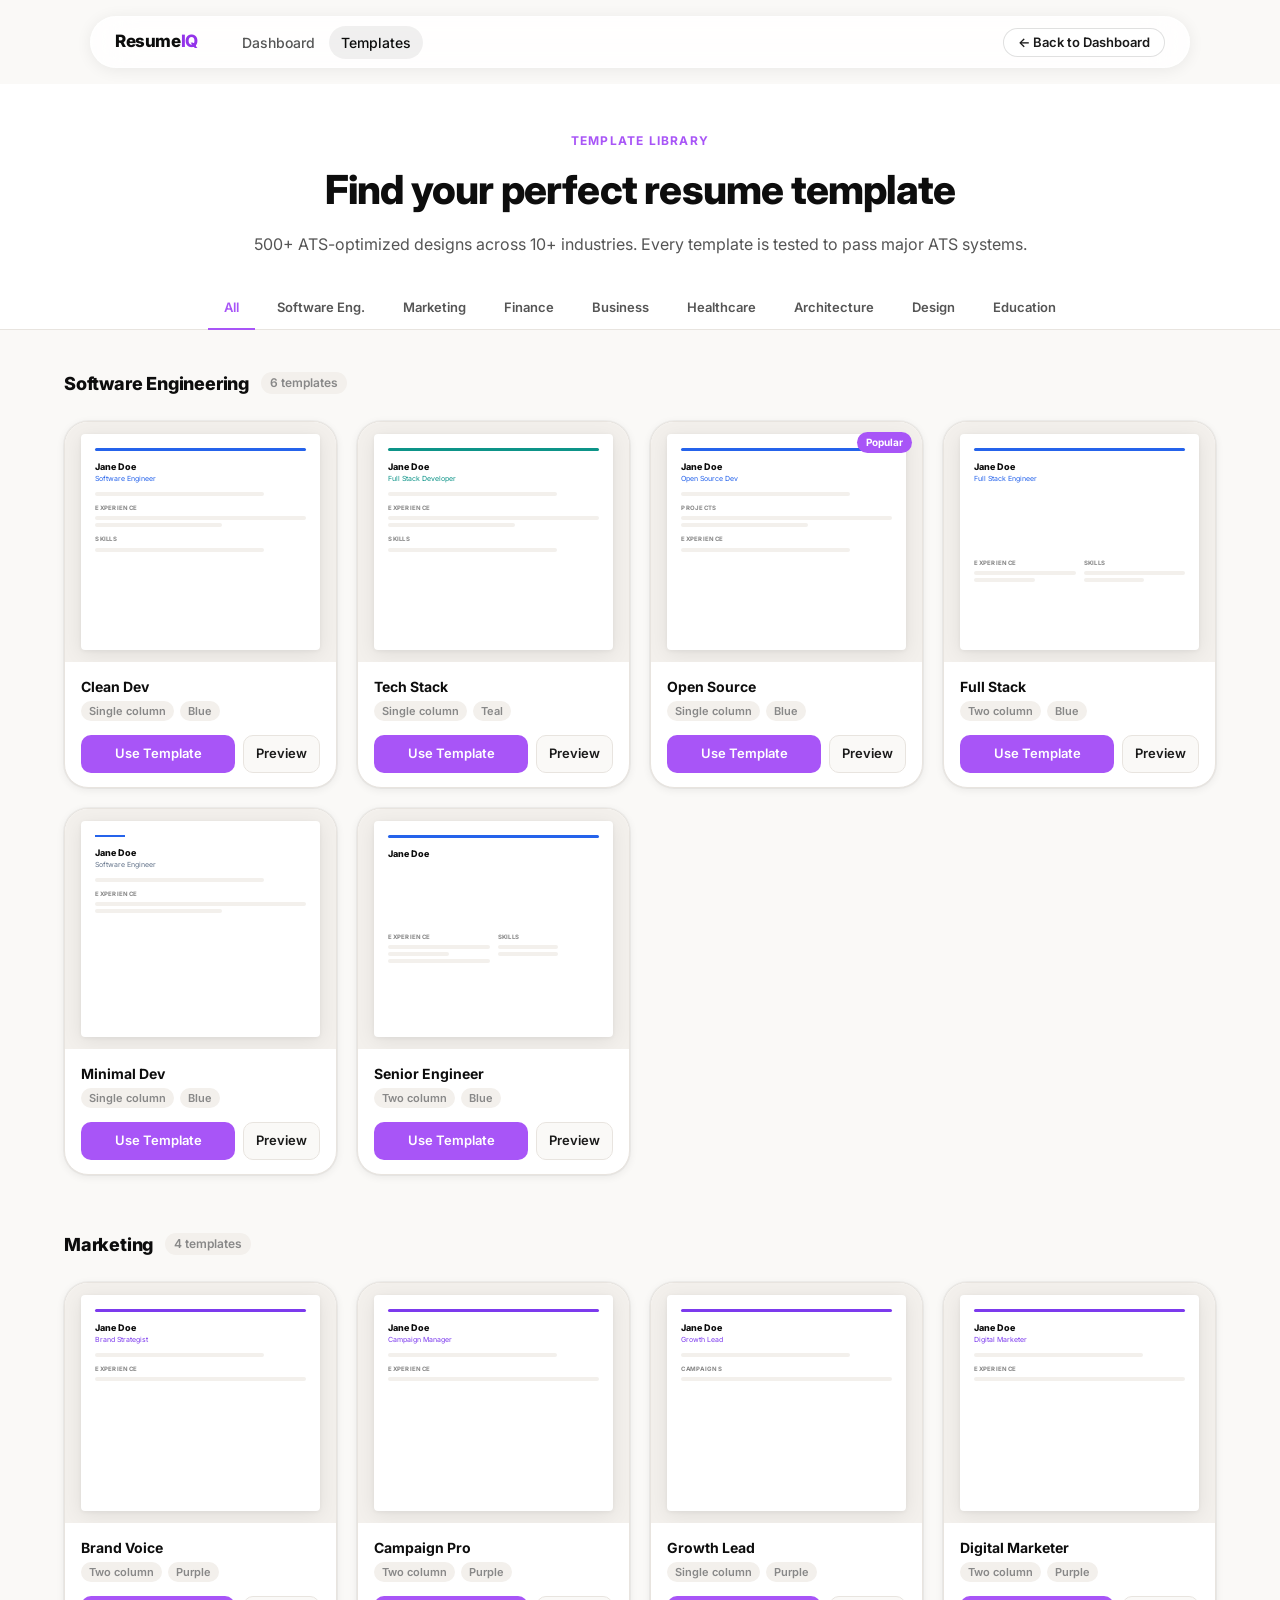
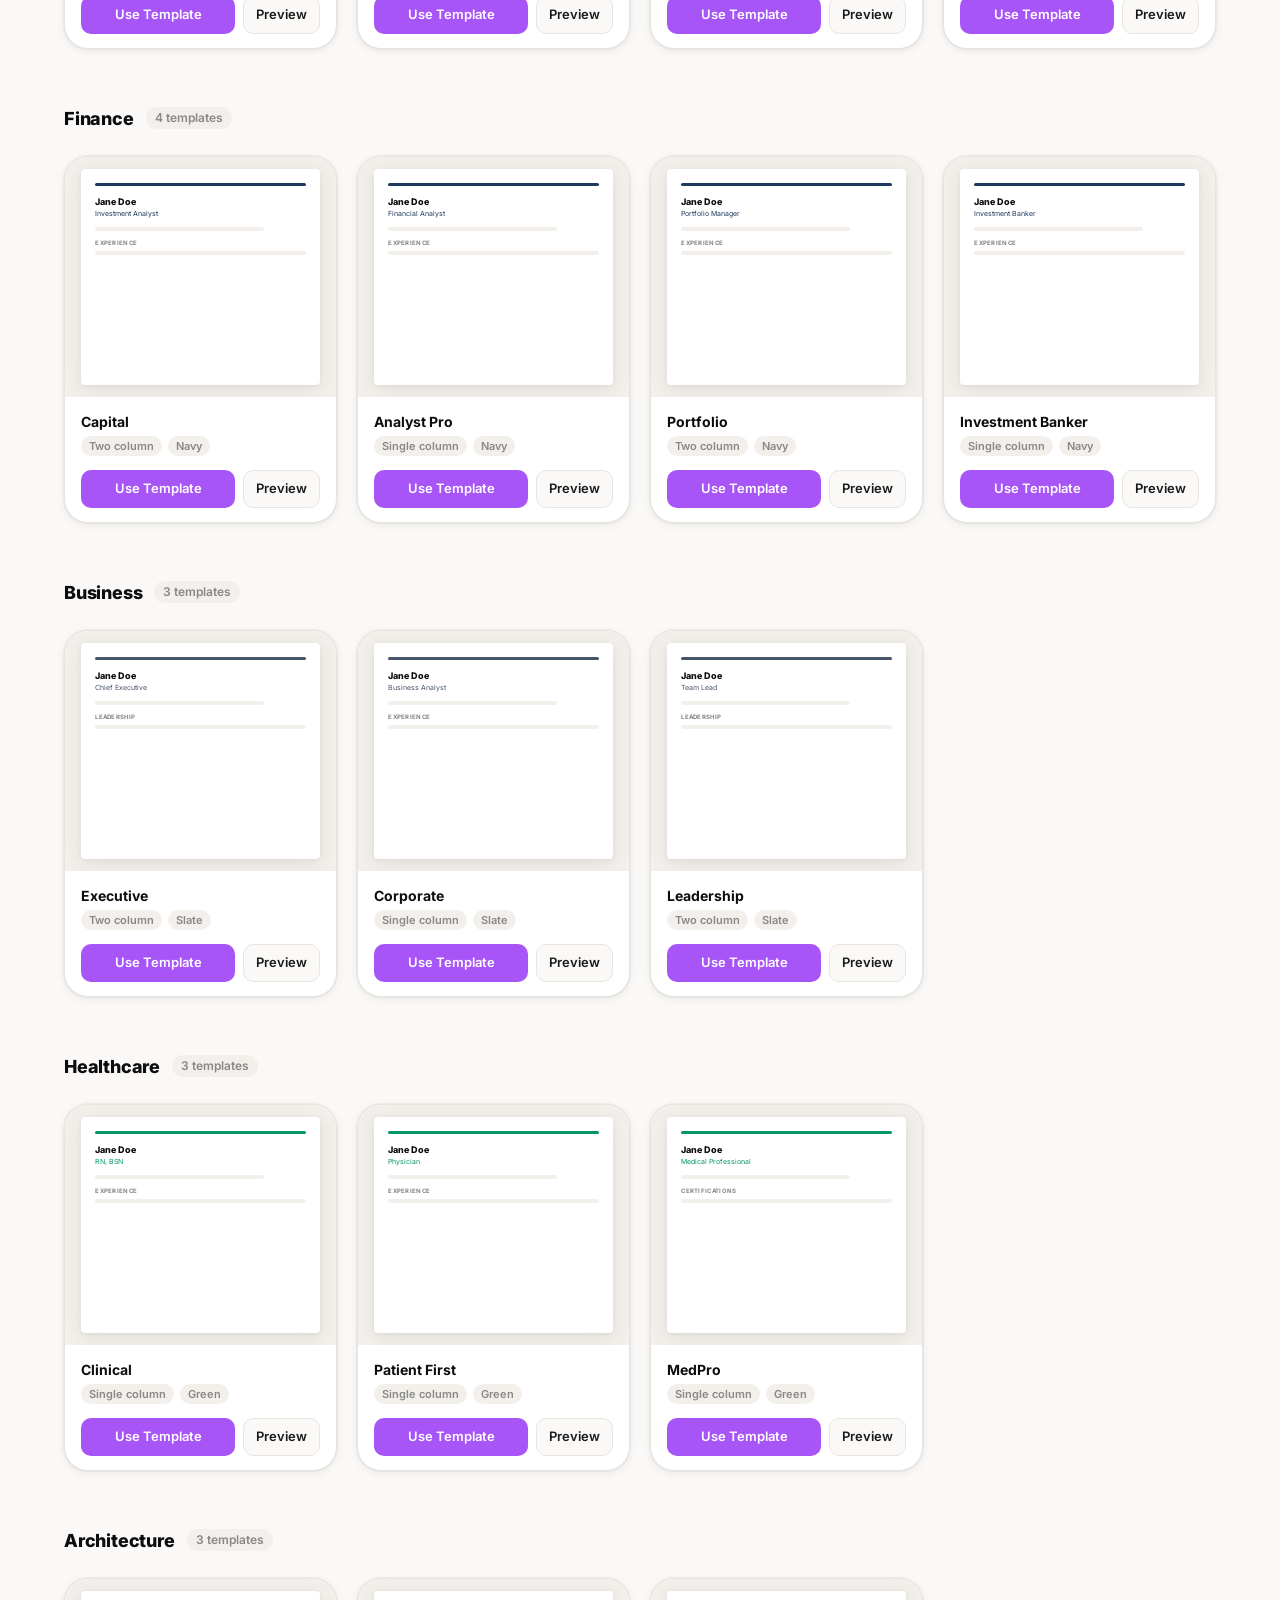
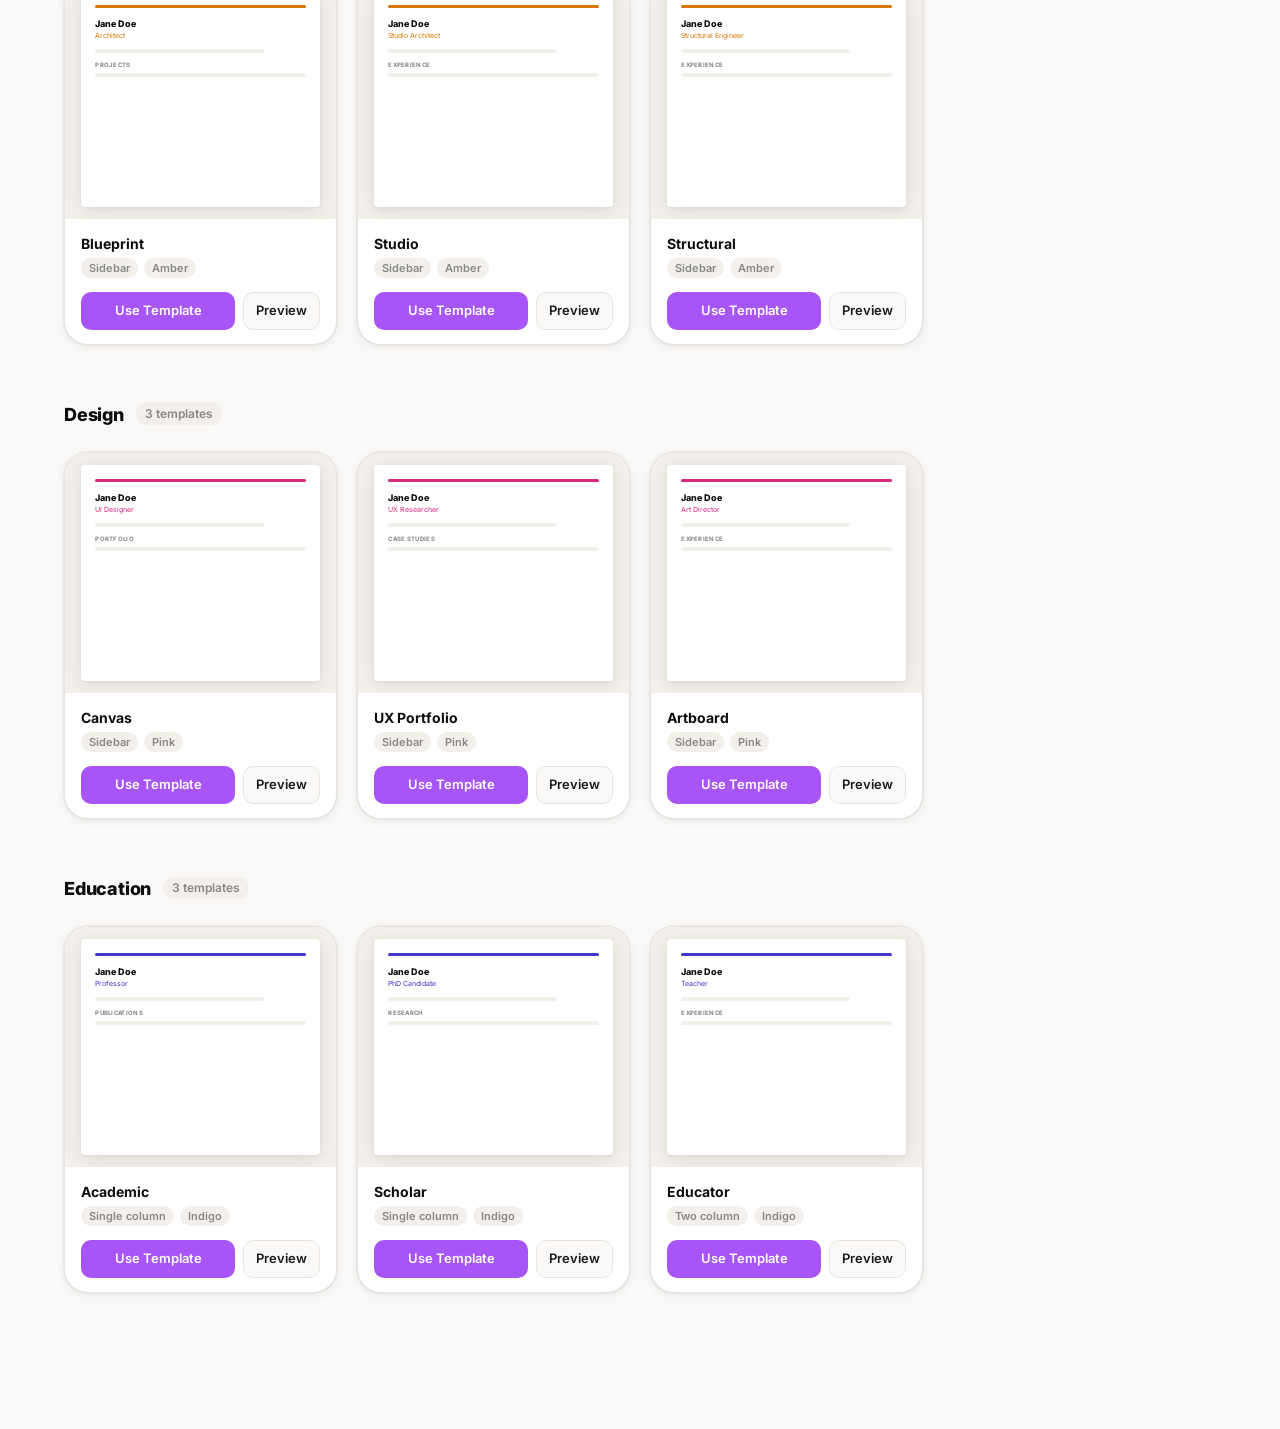
<file: templates.html>
<!DOCTYPE html>
<html lang="en">
<head>
<meta charset="UTF-8"/>
<meta name="viewport" content="width=device-width, initial-scale=1.0"/>
<title>Templates — ResumeIQ</title>
<link rel="stylesheet" href="Frontend/templates.css"/>
</head>
<body>

<!-- ══ NAV ══ -->
<header class="site-header">
  <nav class="nav">
    <a href="index.html" class="nav__logo">Resume<span>IQ</span></a>
    <div class="nav__links">
      <a href="dashboard.html" class="nav__link">Dashboard</a>
      <a href="templates.html" class="nav__link nav__link--active">Templates</a>
    </div>
    <div class="nav__spacer"></div>
    <div class="nav__actions">
      <a href="dashboard.html" class="btn btn--ghost btn--sm">← Back to Dashboard</a>
    </div>
  </nav>
</header>

<!-- ══ HERO + FILTER ══ -->
<div class="tpl-hero">
  <div class="container" style="text-align:center">
    <p class="tpl-hero__eyebrow">Template Library</p>
    <h1 class="tpl-hero__title">Find your perfect resume template</h1>
    <p class="tpl-hero__sub">500+ ATS-optimized designs across 10+ industries. Every template is tested to pass major ATS systems.</p>
  </div>
  <div class="filter-bar">
    <button class="filter-btn active" data-filter="all">All</button>
    <button class="filter-btn" data-filter="software-engineering">Software Eng.</button>
    <button class="filter-btn" data-filter="marketing">Marketing</button>
    <button class="filter-btn" data-filter="finance">Finance</button>
    <button class="filter-btn" data-filter="business">Business</button>
    <button class="filter-btn" data-filter="healthcare">Healthcare</button>
    <button class="filter-btn" data-filter="architecture">Architecture</button>
    <button class="filter-btn" data-filter="design">Design</button>
    <button class="filter-btn" data-filter="education">Education</button>
  </div>
</div>

<!-- ══ LIBRARY ══ -->
<div class="tpl-library">

  <!-- Software Engineering -->
  <div class="industry-section" id="sec-software-engineering" data-industry="software-engineering">
    <div class="industry-header">
      <h2 class="industry-header__title">Software Engineering</h2>
      <span class="industry-header__count">6 templates</span>
    </div>
    <div class="tpl-grid">
      <div class="tpl-card" id="card-se-1">
        <div class="tpl-preview">
          <div class="tpl-preview__inner">
            <div class="tpl-preview__accent" style="background:#2563eb"></div>
            <div class="tpl-preview__name">Jane Doe</div>
            <div class="tpl-preview__role" style="color:#2563eb">Software Engineer</div>
            <div class="tpl-preview__line tpl-preview__line--med"></div>
            <div class="tpl-preview__section-label">EXPERIENCE</div>
            <div class="tpl-preview__line"></div>
            <div class="tpl-preview__line tpl-preview__line--short"></div>
            <div class="tpl-preview__section-label">SKILLS</div>
            <div class="tpl-preview__line tpl-preview__line--med"></div>
          </div>
        </div>
        <div class="tpl-card__info">
          <div class="tpl-card__name">Clean Dev</div>
          <div class="tpl-card__meta">
            <span class="tpl-card__meta-tag">Single column</span>
            <span class="tpl-card__meta-tag">Blue</span>
          </div>
          <div class="tpl-card__actions">
            <button class="tpl-card__use" onclick="useTemplate('se-1')">Use Template</button>
            <button class="tpl-card__preview" onclick="previewTemplate('se-1')">Preview</button>
          </div>
        </div>
      </div>
      <div class="tpl-card" id="card-se-2">
        <div class="tpl-preview">
          <div class="tpl-preview__inner">
            <div class="tpl-preview__accent" style="background:#0D9488"></div>
            <div class="tpl-preview__name">Jane Doe</div>
            <div class="tpl-preview__role" style="color:#0D9488">Full Stack Developer</div>
            <div class="tpl-preview__line tpl-preview__line--med"></div>
            <div class="tpl-preview__section-label">EXPERIENCE</div>
            <div class="tpl-preview__line"></div>
            <div class="tpl-preview__line tpl-preview__line--short"></div>
            <div class="tpl-preview__section-label">SKILLS</div>
            <div class="tpl-preview__line tpl-preview__line--med"></div>
          </div>
        </div>
        <div class="tpl-card__info">
          <div class="tpl-card__name">Tech Stack</div>
          <div class="tpl-card__meta">
            <span class="tpl-card__meta-tag">Single column</span>
            <span class="tpl-card__meta-tag">Teal</span>
          </div>
          <div class="tpl-card__actions">
            <button class="tpl-card__use" onclick="useTemplate('se-2')">Use Template</button>
            <button class="tpl-card__preview" onclick="previewTemplate('se-2')">Preview</button>
          </div>
        </div>
      </div>
      <div class="tpl-card" id="card-se-3">
        <div class="tpl-preview">
          <div class="tpl-preview__inner">
            <div class="tpl-preview__accent" style="background:#2563eb"></div>
            <div class="tpl-preview__name">Jane Doe</div>
            <div class="tpl-preview__role" style="color:#2563eb">Open Source Dev</div>
            <div class="tpl-preview__line tpl-preview__line--med"></div>
            <div class="tpl-preview__section-label">PROJECTS</div>
            <div class="tpl-preview__line"></div>
            <div class="tpl-preview__line tpl-preview__line--short"></div>
            <div class="tpl-preview__section-label">EXPERIENCE</div>
            <div class="tpl-preview__line tpl-preview__line--med"></div>
          </div>
          <span class="tpl-preview__badge">Popular</span>
        </div>
        <div class="tpl-card__info">
          <div class="tpl-card__name">Open Source</div>
          <div class="tpl-card__meta">
            <span class="tpl-card__meta-tag">Single column</span>
            <span class="tpl-card__meta-tag">Blue</span>
          </div>
          <div class="tpl-card__actions">
            <button class="tpl-card__use" onclick="useTemplate('se-3')">Use Template</button>
            <button class="tpl-card__preview" onclick="previewTemplate('se-3')">Preview</button>
          </div>
        </div>
      </div>
      <div class="tpl-card" id="card-se-4">
        <div class="tpl-preview">
          <div class="tpl-preview__inner" style="display:grid;grid-template-columns:1fr 1fr;gap:8px">
            <div style="grid-column:1/-1">
              <div class="tpl-preview__accent" style="background:#2563eb"></div>
              <div class="tpl-preview__name">Jane Doe</div>
              <div class="tpl-preview__role" style="color:#2563eb">Full Stack Engineer</div>
            </div>
            <div>
              <div class="tpl-preview__section-label">EXPERIENCE</div>
              <div class="tpl-preview__line"></div>
              <div class="tpl-preview__line tpl-preview__line--short"></div>
            </div>
            <div>
              <div class="tpl-preview__section-label">SKILLS</div>
              <div class="tpl-preview__line"></div>
              <div class="tpl-preview__line tpl-preview__line--short"></div>
            </div>
          </div>
        </div>
        <div class="tpl-card__info">
          <div class="tpl-card__name">Full Stack</div>
          <div class="tpl-card__meta">
            <span class="tpl-card__meta-tag">Two column</span>
            <span class="tpl-card__meta-tag">Blue</span>
          </div>
          <div class="tpl-card__actions">
            <button class="tpl-card__use" onclick="useTemplate('se-4')">Use Template</button>
            <button class="tpl-card__preview" onclick="previewTemplate('se-4')">Preview</button>
          </div>
        </div>
      </div>
      <div class="tpl-card" id="card-se-5">
        <div class="tpl-preview">
          <div class="tpl-preview__inner">
            <div style="height:2px;background:#2563eb;margin-bottom:10px;width:30px"></div>
            <div class="tpl-preview__name">Jane Doe</div>
            <div class="tpl-preview__role" style="color:#64748b">Software Engineer</div>
            <div class="tpl-preview__line tpl-preview__line--med" style="margin-top:8px"></div>
            <div class="tpl-preview__section-label">EXPERIENCE</div>
            <div class="tpl-preview__line"></div>
            <div class="tpl-preview__line tpl-preview__line--short"></div>
          </div>
        </div>
        <div class="tpl-card__info">
          <div class="tpl-card__name">Minimal Dev</div>
          <div class="tpl-card__meta">
            <span class="tpl-card__meta-tag">Single column</span>
            <span class="tpl-card__meta-tag">Blue</span>
          </div>
          <div class="tpl-card__actions">
            <button class="tpl-card__use" onclick="useTemplate('se-5')">Use Template</button>
            <button class="tpl-card__preview" onclick="previewTemplate('se-5')">Preview</button>
          </div>
        </div>
      </div>
      <div class="tpl-card" id="card-se-6">
        <div class="tpl-preview">
          <div class="tpl-preview__inner" style="display:grid;grid-template-columns:1fr 1fr;gap:8px">
            <div style="grid-column:1/-1">
              <div class="tpl-preview__accent" style="background:#2563eb"></div>
              <div class="tpl-preview__name">Jane Doe</div>
            </div>
            <div>
              <div class="tpl-preview__section-label">EXPERIENCE</div>
              <div class="tpl-preview__line"></div>
              <div class="tpl-preview__line tpl-preview__line--short"></div>
              <div class="tpl-preview__line"></div>
            </div>
            <div>
              <div class="tpl-preview__section-label">SKILLS</div>
              <div class="tpl-preview__line tpl-preview__line--short"></div>
              <div class="tpl-preview__line tpl-preview__line--short"></div>
            </div>
          </div>
        </div>
        <div class="tpl-card__info">
          <div class="tpl-card__name">Senior Engineer</div>
          <div class="tpl-card__meta">
            <span class="tpl-card__meta-tag">Two column</span>
            <span class="tpl-card__meta-tag">Blue</span>
          </div>
          <div class="tpl-card__actions">
            <button class="tpl-card__use" onclick="useTemplate('se-6')">Use Template</button>
            <button class="tpl-card__preview" onclick="previewTemplate('se-6')">Preview</button>
          </div>
        </div>
      </div>
    </div>
  </div>

  <!-- Marketing -->
  <div class="industry-section" id="sec-marketing" data-industry="marketing">
    <div class="industry-header">
      <h2 class="industry-header__title">Marketing</h2>
      <span class="industry-header__count">4 templates</span>
    </div>
    <div class="tpl-grid">
      <div class="tpl-card" id="card-mk-1"><div class="tpl-preview"><div class="tpl-preview__inner"><div class="tpl-preview__accent" style="background:#7C3AED"></div><div class="tpl-preview__name">Jane Doe</div><div class="tpl-preview__role" style="color:#7C3AED">Brand Strategist</div><div class="tpl-preview__line tpl-preview__line--med"></div><div class="tpl-preview__section-label">EXPERIENCE</div><div class="tpl-preview__line"></div></div></div><div class="tpl-card__info"><div class="tpl-card__name">Brand Voice</div><div class="tpl-card__meta"><span class="tpl-card__meta-tag">Two column</span><span class="tpl-card__meta-tag">Purple</span></div><div class="tpl-card__actions"><button class="tpl-card__use" onclick="useTemplate('mk-1')">Use Template</button><button class="tpl-card__preview" onclick="previewTemplate('mk-1')">Preview</button></div></div></div>
      <div class="tpl-card" id="card-mk-2"><div class="tpl-preview"><div class="tpl-preview__inner"><div class="tpl-preview__accent" style="background:#7C3AED"></div><div class="tpl-preview__name">Jane Doe</div><div class="tpl-preview__role" style="color:#7C3AED">Campaign Manager</div><div class="tpl-preview__line tpl-preview__line--med"></div><div class="tpl-preview__section-label">EXPERIENCE</div><div class="tpl-preview__line"></div></div></div><div class="tpl-card__info"><div class="tpl-card__name">Campaign Pro</div><div class="tpl-card__meta"><span class="tpl-card__meta-tag">Two column</span><span class="tpl-card__meta-tag">Purple</span></div><div class="tpl-card__actions"><button class="tpl-card__use" onclick="useTemplate('mk-2')">Use Template</button><button class="tpl-card__preview" onclick="previewTemplate('mk-2')">Preview</button></div></div></div>
      <div class="tpl-card" id="card-mk-3"><div class="tpl-preview"><div class="tpl-preview__inner"><div class="tpl-preview__accent" style="background:#7C3AED"></div><div class="tpl-preview__name">Jane Doe</div><div class="tpl-preview__role" style="color:#7C3AED">Growth Lead</div><div class="tpl-preview__line tpl-preview__line--med"></div><div class="tpl-preview__section-label">CAMPAIGNS</div><div class="tpl-preview__line"></div></div></div><div class="tpl-card__info"><div class="tpl-card__name">Growth Lead</div><div class="tpl-card__meta"><span class="tpl-card__meta-tag">Single column</span><span class="tpl-card__meta-tag">Purple</span></div><div class="tpl-card__actions"><button class="tpl-card__use" onclick="useTemplate('mk-3')">Use Template</button><button class="tpl-card__preview" onclick="previewTemplate('mk-3')">Preview</button></div></div></div>
      <div class="tpl-card" id="card-mk-4"><div class="tpl-preview"><div class="tpl-preview__inner"><div class="tpl-preview__accent" style="background:#7C3AED"></div><div class="tpl-preview__name">Jane Doe</div><div class="tpl-preview__role" style="color:#7C3AED">Digital Marketer</div><div class="tpl-preview__line tpl-preview__line--med"></div><div class="tpl-preview__section-label">EXPERIENCE</div><div class="tpl-preview__line"></div></div></div><div class="tpl-card__info"><div class="tpl-card__name">Digital Marketer</div><div class="tpl-card__meta"><span class="tpl-card__meta-tag">Two column</span><span class="tpl-card__meta-tag">Purple</span></div><div class="tpl-card__actions"><button class="tpl-card__use" onclick="useTemplate('mk-4')">Use Template</button><button class="tpl-card__preview" onclick="previewTemplate('mk-4')">Preview</button></div></div></div>
    </div>
  </div>

  <!-- Finance -->
  <div class="industry-section" id="sec-finance" data-industry="finance">
    <div class="industry-header">
      <h2 class="industry-header__title">Finance</h2>
      <span class="industry-header__count">4 templates</span>
    </div>
    <div class="tpl-grid">
      <div class="tpl-card" id="card-fi-1"><div class="tpl-preview"><div class="tpl-preview__inner"><div class="tpl-preview__accent" style="background:#1E3A5F"></div><div class="tpl-preview__name">Jane Doe</div><div class="tpl-preview__role" style="color:#1E3A5F">Investment Analyst</div><div class="tpl-preview__line tpl-preview__line--med"></div><div class="tpl-preview__section-label">EXPERIENCE</div><div class="tpl-preview__line"></div></div></div><div class="tpl-card__info"><div class="tpl-card__name">Capital</div><div class="tpl-card__meta"><span class="tpl-card__meta-tag">Two column</span><span class="tpl-card__meta-tag">Navy</span></div><div class="tpl-card__actions"><button class="tpl-card__use" onclick="useTemplate('fi-1')">Use Template</button><button class="tpl-card__preview" onclick="previewTemplate('fi-1')">Preview</button></div></div></div>
      <div class="tpl-card" id="card-fi-2"><div class="tpl-preview"><div class="tpl-preview__inner"><div class="tpl-preview__accent" style="background:#1E3A5F"></div><div class="tpl-preview__name">Jane Doe</div><div class="tpl-preview__role" style="color:#1E3A5F">Financial Analyst</div><div class="tpl-preview__line tpl-preview__line--med"></div><div class="tpl-preview__section-label">EXPERIENCE</div><div class="tpl-preview__line"></div></div></div><div class="tpl-card__info"><div class="tpl-card__name">Analyst Pro</div><div class="tpl-card__meta"><span class="tpl-card__meta-tag">Single column</span><span class="tpl-card__meta-tag">Navy</span></div><div class="tpl-card__actions"><button class="tpl-card__use" onclick="useTemplate('fi-2')">Use Template</button><button class="tpl-card__preview" onclick="previewTemplate('fi-2')">Preview</button></div></div></div>
      <div class="tpl-card" id="card-fi-3"><div class="tpl-preview"><div class="tpl-preview__inner"><div class="tpl-preview__accent" style="background:#1E3A5F"></div><div class="tpl-preview__name">Jane Doe</div><div class="tpl-preview__role" style="color:#1E3A5F">Portfolio Manager</div><div class="tpl-preview__line tpl-preview__line--med"></div><div class="tpl-preview__section-label">EXPERIENCE</div><div class="tpl-preview__line"></div></div></div><div class="tpl-card__info"><div class="tpl-card__name">Portfolio</div><div class="tpl-card__meta"><span class="tpl-card__meta-tag">Two column</span><span class="tpl-card__meta-tag">Navy</span></div><div class="tpl-card__actions"><button class="tpl-card__use" onclick="useTemplate('fi-3')">Use Template</button><button class="tpl-card__preview" onclick="previewTemplate('fi-3')">Preview</button></div></div></div>
      <div class="tpl-card" id="card-fi-4"><div class="tpl-preview"><div class="tpl-preview__inner"><div class="tpl-preview__accent" style="background:#1E3A5F"></div><div class="tpl-preview__name">Jane Doe</div><div class="tpl-preview__role" style="color:#1E3A5F">Investment Banker</div><div class="tpl-preview__line tpl-preview__line--med"></div><div class="tpl-preview__section-label">EXPERIENCE</div><div class="tpl-preview__line"></div></div></div><div class="tpl-card__info"><div class="tpl-card__name">Investment Banker</div><div class="tpl-card__meta"><span class="tpl-card__meta-tag">Single column</span><span class="tpl-card__meta-tag">Navy</span></div><div class="tpl-card__actions"><button class="tpl-card__use" onclick="useTemplate('fi-4')">Use Template</button><button class="tpl-card__preview" onclick="previewTemplate('fi-4')">Preview</button></div></div></div>
    </div>
  </div>

  <!-- Business -->
  <div class="industry-section" id="sec-business" data-industry="business">
    <div class="industry-header">
      <h2 class="industry-header__title">Business</h2>
      <span class="industry-header__count">3 templates</span>
    </div>
    <div class="tpl-grid">
      <div class="tpl-card" id="card-bz-1"><div class="tpl-preview"><div class="tpl-preview__inner"><div class="tpl-preview__accent" style="background:#475569"></div><div class="tpl-preview__name">Jane Doe</div><div class="tpl-preview__role" style="color:#475569">Chief Executive</div><div class="tpl-preview__line tpl-preview__line--med"></div><div class="tpl-preview__section-label">LEADERSHIP</div><div class="tpl-preview__line"></div></div></div><div class="tpl-card__info"><div class="tpl-card__name">Executive</div><div class="tpl-card__meta"><span class="tpl-card__meta-tag">Two column</span><span class="tpl-card__meta-tag">Slate</span></div><div class="tpl-card__actions"><button class="tpl-card__use" onclick="useTemplate('bz-1')">Use Template</button><button class="tpl-card__preview" onclick="previewTemplate('bz-1')">Preview</button></div></div></div>
      <div class="tpl-card" id="card-bz-2"><div class="tpl-preview"><div class="tpl-preview__inner"><div class="tpl-preview__accent" style="background:#475569"></div><div class="tpl-preview__name">Jane Doe</div><div class="tpl-preview__role" style="color:#475569">Business Analyst</div><div class="tpl-preview__line tpl-preview__line--med"></div><div class="tpl-preview__section-label">EXPERIENCE</div><div class="tpl-preview__line"></div></div></div><div class="tpl-card__info"><div class="tpl-card__name">Corporate</div><div class="tpl-card__meta"><span class="tpl-card__meta-tag">Single column</span><span class="tpl-card__meta-tag">Slate</span></div><div class="tpl-card__actions"><button class="tpl-card__use" onclick="useTemplate('bz-2')">Use Template</button><button class="tpl-card__preview" onclick="previewTemplate('bz-2')">Preview</button></div></div></div>
      <div class="tpl-card" id="card-bz-3"><div class="tpl-preview"><div class="tpl-preview__inner"><div class="tpl-preview__accent" style="background:#475569"></div><div class="tpl-preview__name">Jane Doe</div><div class="tpl-preview__role" style="color:#475569">Team Lead</div><div class="tpl-preview__line tpl-preview__line--med"></div><div class="tpl-preview__section-label">LEADERSHIP</div><div class="tpl-preview__line"></div></div></div><div class="tpl-card__info"><div class="tpl-card__name">Leadership</div><div class="tpl-card__meta"><span class="tpl-card__meta-tag">Two column</span><span class="tpl-card__meta-tag">Slate</span></div><div class="tpl-card__actions"><button class="tpl-card__use" onclick="useTemplate('bz-3')">Use Template</button><button class="tpl-card__preview" onclick="previewTemplate('bz-3')">Preview</button></div></div></div>
    </div>
  </div>

  <!-- Healthcare -->
  <div class="industry-section" id="sec-healthcare" data-industry="healthcare">
    <div class="industry-header">
      <h2 class="industry-header__title">Healthcare</h2>
      <span class="industry-header__count">3 templates</span>
    </div>
    <div class="tpl-grid">
      <div class="tpl-card" id="card-hc-1"><div class="tpl-preview"><div class="tpl-preview__inner"><div class="tpl-preview__accent" style="background:#059669"></div><div class="tpl-preview__name">Jane Doe</div><div class="tpl-preview__role" style="color:#059669">RN, BSN</div><div class="tpl-preview__line tpl-preview__line--med"></div><div class="tpl-preview__section-label">EXPERIENCE</div><div class="tpl-preview__line"></div></div></div><div class="tpl-card__info"><div class="tpl-card__name">Clinical</div><div class="tpl-card__meta"><span class="tpl-card__meta-tag">Single column</span><span class="tpl-card__meta-tag">Green</span></div><div class="tpl-card__actions"><button class="tpl-card__use" onclick="useTemplate('hc-1')">Use Template</button><button class="tpl-card__preview" onclick="previewTemplate('hc-1')">Preview</button></div></div></div>
      <div class="tpl-card" id="card-hc-2"><div class="tpl-preview"><div class="tpl-preview__inner"><div class="tpl-preview__accent" style="background:#059669"></div><div class="tpl-preview__name">Jane Doe</div><div class="tpl-preview__role" style="color:#059669">Physician</div><div class="tpl-preview__line tpl-preview__line--med"></div><div class="tpl-preview__section-label">EXPERIENCE</div><div class="tpl-preview__line"></div></div></div><div class="tpl-card__info"><div class="tpl-card__name">Patient First</div><div class="tpl-card__meta"><span class="tpl-card__meta-tag">Single column</span><span class="tpl-card__meta-tag">Green</span></div><div class="tpl-card__actions"><button class="tpl-card__use" onclick="useTemplate('hc-2')">Use Template</button><button class="tpl-card__preview" onclick="previewTemplate('hc-2')">Preview</button></div></div></div>
      <div class="tpl-card" id="card-hc-3"><div class="tpl-preview"><div class="tpl-preview__inner"><div class="tpl-preview__accent" style="background:#059669"></div><div class="tpl-preview__name">Jane Doe</div><div class="tpl-preview__role" style="color:#059669">Medical Professional</div><div class="tpl-preview__line tpl-preview__line--med"></div><div class="tpl-preview__section-label">CERTIFICATIONS</div><div class="tpl-preview__line"></div></div></div><div class="tpl-card__info"><div class="tpl-card__name">MedPro</div><div class="tpl-card__meta"><span class="tpl-card__meta-tag">Single column</span><span class="tpl-card__meta-tag">Green</span></div><div class="tpl-card__actions"><button class="tpl-card__use" onclick="useTemplate('hc-3')">Use Template</button><button class="tpl-card__preview" onclick="previewTemplate('hc-3')">Preview</button></div></div></div>
    </div>
  </div>

  <!-- Architecture -->
  <div class="industry-section" id="sec-architecture" data-industry="architecture">
    <div class="industry-header">
      <h2 class="industry-header__title">Architecture</h2>
      <span class="industry-header__count">3 templates</span>
    </div>
    <div class="tpl-grid">
      <div class="tpl-card" id="card-ar-1"><div class="tpl-preview"><div class="tpl-preview__inner"><div class="tpl-preview__accent" style="background:#D97706"></div><div class="tpl-preview__name">Jane Doe</div><div class="tpl-preview__role" style="color:#D97706">Architect</div><div class="tpl-preview__line tpl-preview__line--med"></div><div class="tpl-preview__section-label">PROJECTS</div><div class="tpl-preview__line"></div></div></div><div class="tpl-card__info"><div class="tpl-card__name">Blueprint</div><div class="tpl-card__meta"><span class="tpl-card__meta-tag">Sidebar</span><span class="tpl-card__meta-tag">Amber</span></div><div class="tpl-card__actions"><button class="tpl-card__use" onclick="useTemplate('ar-1')">Use Template</button><button class="tpl-card__preview" onclick="previewTemplate('ar-1')">Preview</button></div></div></div>
      <div class="tpl-card" id="card-ar-2"><div class="tpl-preview"><div class="tpl-preview__inner"><div class="tpl-preview__accent" style="background:#D97706"></div><div class="tpl-preview__name">Jane Doe</div><div class="tpl-preview__role" style="color:#D97706">Studio Architect</div><div class="tpl-preview__line tpl-preview__line--med"></div><div class="tpl-preview__section-label">EXPERIENCE</div><div class="tpl-preview__line"></div></div></div><div class="tpl-card__info"><div class="tpl-card__name">Studio</div><div class="tpl-card__meta"><span class="tpl-card__meta-tag">Sidebar</span><span class="tpl-card__meta-tag">Amber</span></div><div class="tpl-card__actions"><button class="tpl-card__use" onclick="useTemplate('ar-2')">Use Template</button><button class="tpl-card__preview" onclick="previewTemplate('ar-2')">Preview</button></div></div></div>
      <div class="tpl-card" id="card-ar-3"><div class="tpl-preview"><div class="tpl-preview__inner"><div class="tpl-preview__accent" style="background:#D97706"></div><div class="tpl-preview__name">Jane Doe</div><div class="tpl-preview__role" style="color:#D97706">Structural Engineer</div><div class="tpl-preview__line tpl-preview__line--med"></div><div class="tpl-preview__section-label">EXPERIENCE</div><div class="tpl-preview__line"></div></div></div><div class="tpl-card__info"><div class="tpl-card__name">Structural</div><div class="tpl-card__meta"><span class="tpl-card__meta-tag">Sidebar</span><span class="tpl-card__meta-tag">Amber</span></div><div class="tpl-card__actions"><button class="tpl-card__use" onclick="useTemplate('ar-3')">Use Template</button><button class="tpl-card__preview" onclick="previewTemplate('ar-3')">Preview</button></div></div></div>
    </div>
  </div>

  <!-- Design -->
  <div class="industry-section" id="sec-design" data-industry="design">
    <div class="industry-header">
      <h2 class="industry-header__title">Design</h2>
      <span class="industry-header__count">3 templates</span>
    </div>
    <div class="tpl-grid">
      <div class="tpl-card" id="card-ds-1"><div class="tpl-preview"><div class="tpl-preview__inner"><div class="tpl-preview__accent" style="background:#DB2777"></div><div class="tpl-preview__name">Jane Doe</div><div class="tpl-preview__role" style="color:#DB2777">UI Designer</div><div class="tpl-preview__line tpl-preview__line--med"></div><div class="tpl-preview__section-label">PORTFOLIO</div><div class="tpl-preview__line"></div></div></div><div class="tpl-card__info"><div class="tpl-card__name">Canvas</div><div class="tpl-card__meta"><span class="tpl-card__meta-tag">Sidebar</span><span class="tpl-card__meta-tag">Pink</span></div><div class="tpl-card__actions"><button class="tpl-card__use" onclick="useTemplate('ds-1')">Use Template</button><button class="tpl-card__preview" onclick="previewTemplate('ds-1')">Preview</button></div></div></div>
      <div class="tpl-card" id="card-ds-2"><div class="tpl-preview"><div class="tpl-preview__inner"><div class="tpl-preview__accent" style="background:#DB2777"></div><div class="tpl-preview__name">Jane Doe</div><div class="tpl-preview__role" style="color:#DB2777">UX Researcher</div><div class="tpl-preview__line tpl-preview__line--med"></div><div class="tpl-preview__section-label">CASE STUDIES</div><div class="tpl-preview__line"></div></div></div><div class="tpl-card__info"><div class="tpl-card__name">UX Portfolio</div><div class="tpl-card__meta"><span class="tpl-card__meta-tag">Sidebar</span><span class="tpl-card__meta-tag">Pink</span></div><div class="tpl-card__actions"><button class="tpl-card__use" onclick="useTemplate('ds-2')">Use Template</button><button class="tpl-card__preview" onclick="previewTemplate('ds-2')">Preview</button></div></div></div>
      <div class="tpl-card" id="card-ds-3"><div class="tpl-preview"><div class="tpl-preview__inner"><div class="tpl-preview__accent" style="background:#DB2777"></div><div class="tpl-preview__name">Jane Doe</div><div class="tpl-preview__role" style="color:#DB2777">Art Director</div><div class="tpl-preview__line tpl-preview__line--med"></div><div class="tpl-preview__section-label">EXPERIENCE</div><div class="tpl-preview__line"></div></div></div><div class="tpl-card__info"><div class="tpl-card__name">Artboard</div><div class="tpl-card__meta"><span class="tpl-card__meta-tag">Sidebar</span><span class="tpl-card__meta-tag">Pink</span></div><div class="tpl-card__actions"><button class="tpl-card__use" onclick="useTemplate('ds-3')">Use Template</button><button class="tpl-card__preview" onclick="previewTemplate('ds-3')">Preview</button></div></div></div>
    </div>
  </div>

  <!-- Education -->
  <div class="industry-section" id="sec-education" data-industry="education">
    <div class="industry-header">
      <h2 class="industry-header__title">Education</h2>
      <span class="industry-header__count">3 templates</span>
    </div>
    <div class="tpl-grid">
      <div class="tpl-card" id="card-ed-1"><div class="tpl-preview"><div class="tpl-preview__inner"><div class="tpl-preview__accent" style="background:#4338CA"></div><div class="tpl-preview__name">Jane Doe</div><div class="tpl-preview__role" style="color:#4338CA">Professor</div><div class="tpl-preview__line tpl-preview__line--med"></div><div class="tpl-preview__section-label">PUBLICATIONS</div><div class="tpl-preview__line"></div></div></div><div class="tpl-card__info"><div class="tpl-card__name">Academic</div><div class="tpl-card__meta"><span class="tpl-card__meta-tag">Single column</span><span class="tpl-card__meta-tag">Indigo</span></div><div class="tpl-card__actions"><button class="tpl-card__use" onclick="useTemplate('ed-1')">Use Template</button><button class="tpl-card__preview" onclick="previewTemplate('ed-1')">Preview</button></div></div></div>
      <div class="tpl-card" id="card-ed-2"><div class="tpl-preview"><div class="tpl-preview__inner"><div class="tpl-preview__accent" style="background:#4338CA"></div><div class="tpl-preview__name">Jane Doe</div><div class="tpl-preview__role" style="color:#4338CA">PhD Candidate</div><div class="tpl-preview__line tpl-preview__line--med"></div><div class="tpl-preview__section-label">RESEARCH</div><div class="tpl-preview__line"></div></div></div><div class="tpl-card__info"><div class="tpl-card__name">Scholar</div><div class="tpl-card__meta"><span class="tpl-card__meta-tag">Single column</span><span class="tpl-card__meta-tag">Indigo</span></div><div class="tpl-card__actions"><button class="tpl-card__use" onclick="useTemplate('ed-2')">Use Template</button><button class="tpl-card__preview" onclick="previewTemplate('ed-2')">Preview</button></div></div></div>
      <div class="tpl-card" id="card-ed-3"><div class="tpl-preview"><div class="tpl-preview__inner"><div class="tpl-preview__accent" style="background:#4338CA"></div><div class="tpl-preview__name">Jane Doe</div><div class="tpl-preview__role" style="color:#4338CA">Teacher</div><div class="tpl-preview__line tpl-preview__line--med"></div><div class="tpl-preview__section-label">EXPERIENCE</div><div class="tpl-preview__line"></div></div></div><div class="tpl-card__info"><div class="tpl-card__name">Educator</div><div class="tpl-card__meta"><span class="tpl-card__meta-tag">Two column</span><span class="tpl-card__meta-tag">Indigo</span></div><div class="tpl-card__actions"><button class="tpl-card__use" onclick="useTemplate('ed-3')">Use Template</button><button class="tpl-card__preview" onclick="previewTemplate('ed-3')">Preview</button></div></div></div>
    </div>
  </div>

</div><!-- /tpl-library -->

<!-- ══ PREVIEW MODAL ══ -->
<div class="modal-overlay" id="preview-modal">
  <div class="modal-box">
    <div class="modal-header">
      <div class="modal-title" id="modal-title">Template Preview</div>
      <button class="modal-close" onclick="closeModal()">✕</button>
    </div>
    <div class="modal-body" id="modal-body"></div>
    <div class="modal-footer">
      <button class="btn btn--ghost" onclick="closeModal()">Close</button>
      <button class="btn btn--primary" id="modal-use-btn">Use This Template</button>
    </div>
  </div>
</div>

<!-- ══ TRANSITION OVERLAY ══ -->
<div class="transition-overlay" id="transition-overlay">
  <div class="transition-overlay__spinner"></div>
  <div class="transition-overlay__text">Loading your template…</div>
</div>

<script>
// Hide industry sections not selected
document.querySelectorAll('.industry-section').forEach(s => s.style.display = 'block');
</script>
<script src="Frontend/templates.js"></script>
</body>
</html>
</file>
<file: style.css>
/* ═══════════════════════════════════════
   STYLE.CSS — Landing Page
   ResumeIQ · Nova Design System
   ═══════════════════════════════════════ */
@import url('Frontend/base.css');

body { background: var(--white); }

/* ══════════════════════════════════════
   HERO
══════════════════════════════════════ */
.hero {
  padding: 96px 0 80px;
  text-align: center;
  background: radial-gradient(ellipse 80% 50% at 50% -10%, rgba(99,102,241,.08), transparent);
}
.hero__badge {
  display: inline-flex; align-items: center; gap: 6px;
  background: var(--brand-bg); color: var(--brand-dark);
  border: 1px solid rgba(99,102,241,.2);
  font-size: 13px; font-weight: 600;
  padding: 5px 14px; border-radius: var(--r-pill);
  margin-bottom: 28px;
}
.hero__title {
  font-size: clamp(36px, 6vw, 60px);
  font-weight: 800; line-height: 1.1; letter-spacing: -1.5px;
  color: var(--ink); margin-bottom: 20px;
}
.gradient-text {
  background: var(--brand-gradient);
  -webkit-background-clip: text; background-clip: text;
  -webkit-text-fill-color: transparent;
}
.hero__desc {
  font-size: 18px; color: var(--ink-3); max-width: 560px;
  margin: 0 auto 36px; line-height: 1.65;
}
.hero__actions {
  display: flex; align-items: center; justify-content: center;
  gap: 12px; flex-wrap: wrap; margin-bottom: 16px;
}
.hero__note { font-size: 13px; color: var(--ink-4); margin-bottom: 48px; }
.hero__stats {
  display: inline-flex; align-items: center;
  border: 1px solid var(--border); border-radius: var(--r-xl);
  background: var(--white); box-shadow: var(--s-sm); overflow: hidden;
}
.hero__stat {
  display: flex; flex-direction: column;
  padding: 16px 32px;
  border-right: 1px solid var(--border);
}
.hero__stat:last-child { border-right: none; }
.hero__stat-val { font-size: 24px; font-weight: 800; color: var(--ink); letter-spacing: -.5px; }
.hero__stat-label { font-size: 12px; color: var(--ink-3); margin-top: 2px; }

/* Hero mockup */
.hero__mockup {
  max-width: 820px; margin: 64px auto 0;
  background: var(--white); border: 1px solid var(--border);
  border-radius: var(--r-xl); box-shadow: var(--s-xl); overflow: hidden;
}
.mockup-bar {
  height: 38px; background: var(--bg);
  border-bottom: 1px solid var(--border);
  display: flex; align-items: center; padding: 0 16px; gap: 6px;
}
.mockup-dot { width: 10px; height: 10px; border-radius: 50%; }
.mockup-dot--r { background: #f87171; }
.mockup-dot--y { background: #fbbf24; }
.mockup-dot--g { background: #34d399; }
.mockup-body { padding: 28px; display: flex; gap: 20px; align-items: flex-start; }
.mockup-left { flex-shrink: 0; }
.mockup-score-card {
  width: 180px; background: var(--bg); border: 1px solid var(--border);
  border-radius: var(--r-lg); padding: 20px; text-align: center;
  margin-bottom: 12px;
}
.mockup-score-num { font-size: 48px; font-weight: 800; color: var(--green); letter-spacing: -2px; line-height: 1; }
.mockup-score-lbl { font-size: 11px; color: var(--ink-3); margin: 6px 0 14px; font-weight: 600; text-transform: uppercase; letter-spacing: .06em; }
.mockup-bar-wrap { height: 6px; background: var(--border); border-radius: 99px; overflow: hidden; }
.mockup-bar-fill { height: 100%; width: 82%; background: linear-gradient(90deg, var(--green), #34d399); border-radius: 99px; }
.mockup-mini-card {
  width: 180px; background: var(--bg); border: 1px solid var(--border);
  border-radius: var(--r-md); padding: 12px 14px;
}
.mockup-mini-label { font-size: 10px; font-weight: 700; text-transform: uppercase; letter-spacing: .06em; color: var(--ink-4); margin-bottom: 6px; }
.mockup-mini-val { font-size: 18px; font-weight: 700; color: var(--ink); }
.mockup-right { flex: 1; }
.mockup-issue {
  display: flex; align-items: flex-start; gap: 10px;
  padding: 11px 14px; border-radius: var(--r-md);
  margin-bottom: 8px; font-size: 13px; line-height: 1.4;
}
.mockup-issue--warn { background: var(--amber-bg); color: var(--amber-text); border: 1px solid rgba(245,158,11,.15); }
.mockup-issue--ok   { background: var(--green-bg);  color: var(--green-text);  border: 1px solid rgba(16,185,129,.15); }
.mockup-issue--err  { background: var(--red-bg);    color: var(--red-text);    border: 1px solid rgba(239,68,68,.15); }
.mockup-issue-icon { flex-shrink: 0; }

/* ══════════════════════════════════════
   SOCIAL PROOF
══════════════════════════════════════ */
.proof {
  border-top: 1px solid var(--border); border-bottom: 1px solid var(--border);
  background: var(--bg); padding: 16px 0;
}
.proof__inner {
  display: flex; align-items: center; justify-content: center;
  gap: 40px; flex-wrap: wrap;
}
.proof__item { display: flex; align-items: center; gap: 7px; color: var(--ink-3); font-size: 13px; font-weight: 500; }

/* ══════════════════════════════════════
   HOW IT WORKS
══════════════════════════════════════ */
.how { padding: 96px 0; }
.section-eyebrow {
  font-size: 12px; font-weight: 700; letter-spacing: .1em;
  text-transform: uppercase; color: var(--brand); margin-bottom: 10px;
}
.section-title {
  font-size: clamp(28px, 4vw, 40px);
  font-weight: 800; letter-spacing: -.8px;
  color: var(--ink); line-height: 1.15; margin-bottom: 14px;
}
.section-sub { font-size: 17px; color: var(--ink-3); max-width: 500px; line-height: 1.6; }

.steps {
  display: grid; grid-template-columns: repeat(3, 1fr);
  gap: 20px; margin-top: 56px; position: relative;
}
.steps::before {
  content: ''; position: absolute;
  top: 24px; left: calc(16.67% + 24px); right: calc(16.67% + 24px);
  height: 1px; border-top: 2px dashed var(--border);
  pointer-events: none;
}
.step {
  background: var(--white); border: 1px solid var(--border);
  border-radius: var(--r-xl); padding: 32px 28px;
  box-shadow: var(--s-sm); transition: box-shadow var(--t), transform var(--t);
}
.step:hover { box-shadow: var(--s); transform: translateY(-2px); }
.step__num {
  width: 40px; height: 40px; border-radius: var(--r-pill);
  background: var(--brand-gradient); color: #fff;
  font-size: 16px; font-weight: 800;
  display: flex; align-items: center; justify-content: center;
  margin-bottom: 20px; box-shadow: 0 4px 12px rgba(99,102,241,.35);
}
.step__title { font-size: 17px; font-weight: 700; color: var(--ink); margin-bottom: 8px; }
.step__desc { font-size: 14px; color: var(--ink-3); line-height: 1.65; }

/* ══════════════════════════════════════
   FEATURES
══════════════════════════════════════ */
.features { padding: 80px 0; background: var(--ink); }
.features .section-title { color: #fff; }
.features .section-sub { color: var(--ink-4); max-width: 480px; }
.features-grid {
  display: grid; grid-template-columns: repeat(2, 1fr);
  gap: 1px; margin-top: 48px;
  background: rgba(255,255,255,.08);
  border: 1px solid rgba(255,255,255,.08);
  border-radius: var(--r-xl); overflow: hidden;
}
.feature-card {
  background: rgba(255,255,255,.03); padding: 36px 32px;
  transition: background var(--t);
}
.feature-card:hover { background: rgba(255,255,255,.07); }
.feature-card__icon {
  width: 44px; height: 44px; border-radius: var(--r-md);
  display: flex; align-items: center; justify-content: center;
  font-size: 22px; margin-bottom: 20px;
  background: var(--brand-gradient); box-shadow: 0 4px 12px rgba(99,102,241,.4);
}
.feature-card__title { font-size: 17px; font-weight: 700; color: #fff; margin-bottom: 8px; }
.feature-card__desc { font-size: 14px; color: var(--ink-4); line-height: 1.65; }

/* ══════════════════════════════════════
   PRICING
══════════════════════════════════════ */
.pricing { padding: 96px 0; }
.pricing-grid {
  display: grid; grid-template-columns: 1fr 1fr;
  gap: 24px; max-width: 780px; margin: 56px auto 0;
}
.pricing-card {
  background: var(--white); border: 1px solid var(--border);
  border-radius: var(--r-xl); padding: 36px; box-shadow: var(--s-sm);
}
.pricing-card--featured {
  background: var(--ink); border-color: var(--ink);
  box-shadow: var(--s-xl);
}
.pricing-badge {
  display: inline-block; font-size: 11px; font-weight: 700;
  padding: 3px 10px; border-radius: var(--r-pill);
  background: var(--brand); color: #fff; margin-bottom: 20px;
}
.pricing-name { font-size: 17px; font-weight: 700; color: var(--ink-2); margin-bottom: 6px; }
.pricing-card--featured .pricing-name { color: rgba(255,255,255,.7); }
.pricing-price { font-size: 44px; font-weight: 800; color: var(--ink); letter-spacing: -1.5px; line-height: 1; margin-bottom: 6px; }
.pricing-card--featured .pricing-price { color: #fff; }
.pricing-price sub { font-size: 18px; font-weight: 600; letter-spacing: 0; vertical-align: baseline; }
.pricing-price sup { font-size: 16px; font-weight: 600; }
.pricing-desc { font-size: 14px; color: var(--ink-3); margin-bottom: 28px; line-height: 1.5; }
.pricing-card--featured .pricing-desc { color: var(--ink-4); }
.pricing-features { margin-bottom: 32px; display: flex; flex-direction: column; gap: 10px; }
.pricing-feature { display: flex; align-items: flex-start; gap: 10px; font-size: 14px; color: var(--ink-2); }
.pricing-card--featured .pricing-feature { color: rgba(255,255,255,.85); }
.pricing-feature-check { color: var(--green); flex-shrink: 0; margin-top: 2px; }
.pricing-card--featured .pricing-feature-check { color: #6ee7b7; }

/* ══════════════════════════════════════
   CTA BANNER
══════════════════════════════════════ */
.cta-banner {
  background: var(--brand-gradient); padding: 80px 0; text-align: center;
}
.cta-banner__title {
  font-size: clamp(28px, 4vw, 44px);
  font-weight: 800; color: #fff; letter-spacing: -1px; margin-bottom: 14px;
}
.cta-banner__sub { font-size: 17px; color: rgba(255,255,255,.8); margin-bottom: 36px; }

/* ══════════════════════════════════════
   FOOTER
══════════════════════════════════════ */
.footer {
  padding: 36px 0; border-top: 1px solid var(--border); background: var(--white);
}
.footer__inner {
  display: flex; align-items: center; justify-content: space-between;
  flex-wrap: wrap; gap: 16px;
}
.footer__logo { font-size: 16px; font-weight: 800; }
.footer__logo span { color: var(--brand); }
.footer__links { display: flex; gap: 24px; }
.footer__link { font-size: 13px; color: var(--ink-3); transition: color var(--t-fast); }
.footer__link:hover { color: var(--ink); }
.footer__copy { font-size: 13px; color: var(--ink-4); }

/* ══════════════════════════════════════
   RESPONSIVE
══════════════════════════════════════ */
@media (max-width: 768px) {
  .hero { padding: 56px 0 48px; }
  .hero__stats { flex-direction: column; }
  .hero__stat { border-right: none; border-bottom: 1px solid var(--border); padding: 14px 24px; }
  .hero__stat:last-child { border-bottom: none; }
  .steps { grid-template-columns: 1fr; }
  .steps::before { display: none; }
  .features-grid { grid-template-columns: 1fr; }
  .pricing-grid { grid-template-columns: 1fr; max-width: 400px; }
  .hero__mockup { display: none; }
  .footer__links { display: none; }
}
</file>
<file: Frontend/dashboard.css>
/* ═══════════════════════════════════════
   DASHBOARD.CSS — ResumeIQ Nova
   ═══════════════════════════════════════ */
@import url('base.css');

body { background: var(--bg); min-height: 100vh; }

.dash-body {
  max-width: 960px; margin: 0 auto;
  padding: var(--sp-8) var(--sp-6) var(--sp-16);
}

/* ── Header ── */
.dash-header {
  display: flex; align-items: flex-start; justify-content: space-between;
  gap: 24px; margin-bottom: var(--sp-8); flex-wrap: wrap;
}
.dash-greeting__eyebrow {
  font-size: 12px; font-weight: 600; text-transform: uppercase;
  letter-spacing: .08em; color: var(--ink-4); margin-bottom: 6px;
}
.dash-greeting__title {
  font-size: 28px; font-weight: 800; color: var(--ink);
  letter-spacing: -.5px; margin-bottom: 4px;
}
.dash-greeting__sub { font-size: 15px; color: var(--ink-3); }

/* Usage widget */
.usage-widget {
  background: var(--white); border: 1px solid var(--border);
  border-radius: var(--r-xl); padding: 16px 20px;
  box-shadow: var(--s-sm); flex-shrink: 0; min-width: 220px;
}
.usage-widget__top {
  display: flex; align-items: center; justify-content: space-between; margin-bottom: 10px;
}
.usage-widget__plan { font-size: 12px; font-weight: 700; color: var(--brand); }
.usage-widget__label { font-size: 12px; color: var(--ink-3); }
.usage-widget__bar { height: 6px; background: var(--border); border-radius: 99px; overflow: hidden; margin-bottom: 8px; }
.usage-widget__fill { height: 100%; border-radius: 99px; background: var(--brand-gradient); transition: width .4s var(--ease); }
.usage-widget__meta { display: flex; justify-content: space-between; font-size: 12px; color: var(--ink-4); }
.usage-widget__upgrade { color: var(--brand); font-weight: 600; }
.usage-widget__upgrade:hover { color: var(--brand-dark); }

/* ── Stats row ── */
.stats-row { display: grid; grid-template-columns: repeat(4, 1fr); gap: 14px; margin-bottom: var(--sp-8); }
.stat-card {
  background: var(--white); border: 1px solid var(--border);
  border-radius: var(--r-xl); padding: 18px 20px; box-shadow: var(--s-sm);
}
.stat-card__icon {
  width: 34px; height: 34px; border-radius: var(--r-sm);
  display: flex; align-items: center; justify-content: center;
  font-size: 16px; margin-bottom: 12px;
}
.stat-card__icon--blue   { background: #eff6ff; }
.stat-card__icon--green  { background: var(--green-bg); }
.stat-card__icon--purple { background: #f5f3ff; }
.stat-card__icon--amber  { background: var(--amber-bg); }
.stat-card__val { font-size: 24px; font-weight: 800; color: var(--ink); letter-spacing: -.4px; }
.stat-card__label { font-size: 12px; color: var(--ink-3); margin-top: 2px; }

/* ── Scan zone (primary action) ── */
.scan-zone {
  background: var(--white); border: 1px solid var(--border);
  border-radius: var(--r-xl); padding: 36px;
  box-shadow: var(--s-sm); margin-bottom: 20px;
}
.scan-zone__header {
  display: flex; align-items: flex-start; gap: 20px;
  margin-bottom: 28px; flex-wrap: wrap;
}
.scan-zone__icon-wrap {
  width: 52px; height: 52px; border-radius: var(--r-lg);
  background: var(--brand-gradient); display: flex;
  align-items: center; justify-content: center; font-size: 24px;
  flex-shrink: 0; box-shadow: 0 4px 14px rgba(99,102,241,.35);
}
.scan-zone__badge { margin-bottom: 6px; }
.scan-zone__title { font-size: 20px; font-weight: 800; color: var(--ink); letter-spacing: -.3px; margin-bottom: 6px; }
.scan-zone__desc { font-size: 14px; color: var(--ink-3); line-height: 1.6; max-width: 520px; }
.scan-zone__pills { display: flex; gap: 7px; flex-wrap: wrap; margin-top: 10px; }
.scan-zone__pill {
  font-size: 12px; font-weight: 600; color: var(--brand-dark);
  background: var(--brand-bg); padding: 3px 10px; border-radius: var(--r-pill);
}

/* Upload area */
.upload-area {
  border: 2px dashed var(--border); border-radius: var(--r-xl);
  padding: 44px 32px; text-align: center; background: var(--bg);
  transition: border-color var(--t), background var(--t); cursor: pointer;
}
.upload-area:hover, .upload-area.dragover {
  border-color: var(--brand); background: var(--brand-bg);
}
.upload-area__icon { font-size: 34px; margin-bottom: 12px; opacity: .45; }
.upload-area__title { font-size: 16px; font-weight: 700; color: var(--ink); margin-bottom: 6px; }
.upload-area__sub { font-size: 14px; color: var(--ink-3); margin-bottom: 20px; }
.upload-area__limit { font-size: 12px; color: var(--ink-4); margin-top: 12px; }
.upload-input { display: none; }

/* ── Tools grid ── */
.tools-grid { display: grid; grid-template-columns: 1fr 1fr; gap: 14px; margin-bottom: var(--sp-8); }
.tool-card {
  background: var(--white); border: 1px solid var(--border);
  border-radius: var(--r-xl); padding: 22px;
  box-shadow: var(--s-sm); display: flex; flex-direction: column;
  gap: 10px; text-decoration: none;
  transition: box-shadow var(--t), transform var(--t);
}
.tool-card:hover { box-shadow: var(--s); transform: translateY(-2px); }
.tool-card__top { display: flex; align-items: center; gap: 14px; }
.tool-card__icon {
  width: 42px; height: 42px; border-radius: var(--r-md);
  display: flex; align-items: center; justify-content: center;
  font-size: 19px; flex-shrink: 0;
}
.tool-card__icon--blue   { background: linear-gradient(135deg, #60a5fa, #2563eb); }
.tool-card__icon--purple { background: linear-gradient(135deg, #c084fc, #7c3aed); }
.tool-card__name { font-size: 15px; font-weight: 700; color: var(--ink); }
.tool-card__desc { font-size: 13px; color: var(--ink-3); line-height: 1.55; }
.tool-card__action {
  display: inline-flex; align-items: center; gap: 5px;
  font-size: 13px; font-weight: 600; color: var(--brand); margin-top: 4px;
}

/* ── Section headers ── */
.section-header {
  display: flex; align-items: center; justify-content: space-between; margin-bottom: 12px;
}
.section-header__title { font-size: 16px; font-weight: 700; color: var(--ink); }
.section-header__action { font-size: 13px; font-weight: 600; color: var(--brand); }
.section-header__action:hover { color: var(--brand-dark); }

/* ── Scan list ── */
.scan-list {
  background: var(--white); border: 1px solid var(--border);
  border-radius: var(--r-xl); box-shadow: var(--s-sm);
  overflow: hidden; margin-bottom: var(--sp-8);
}
.scan-item {
  display: flex; align-items: center; gap: 14px;
  padding: 14px 20px; border-bottom: 1px solid var(--border-2);
  transition: background var(--t-fast);
}
.scan-item:last-child { border-bottom: none; }
.scan-item:hover { background: var(--bg); }

/* Score ring */
.score-ring {
  position: relative; display: inline-flex;
  align-items: center; justify-content: center; flex-shrink: 0;
  width: 46px; height: 46px;
}
.score-ring svg { position: absolute; top: 0; left: 0; transform: rotate(-90deg); }
.score-ring__val { font-size: 12px; font-weight: 800; color: var(--ink); line-height: 1; z-index: 1; }

.scan-item__info { flex: 1; min-width: 0; }
.scan-item__name {
  font-size: 14px; font-weight: 600; color: var(--ink); margin-bottom: 2px;
  white-space: nowrap; overflow: hidden; text-overflow: ellipsis;
}
.scan-item__meta { font-size: 12px; color: var(--ink-3); }
.scan-item__actions { display: flex; align-items: center; gap: 8px; margin-left: auto; flex-shrink: 0; }
.scan-item__view-btn { font-size: 13px; font-weight: 600; color: var(--brand); white-space: nowrap; }
.scan-item__view-btn:hover { color: var(--brand-dark); }

/* Overflow menu */
.overflow-menu { position: relative; }
.overflow-btn {
  width: 28px; height: 28px; border-radius: var(--r-sm);
  display: flex; align-items: center; justify-content: center;
  color: var(--ink-4); font-size: 16px; line-height: 1;
  transition: background var(--t-fast), color var(--t-fast);
}
.overflow-btn:hover { background: var(--bg-2); color: var(--ink); }
.overflow-dropdown {
  display: none; position: absolute; right: 0; top: calc(100% + 6px);
  background: var(--white); border: 1px solid var(--border);
  border-radius: var(--r-lg); box-shadow: var(--s-lg);
  min-width: 164px; z-index: 50; overflow: hidden;
}
.overflow-menu.open .overflow-dropdown { display: block; }
.overflow-item {
  display: flex; align-items: center; gap: 10px;
  padding: 9px 14px; font-size: 13px; color: var(--ink-2);
  cursor: pointer; width: 100%; text-align: left;
  transition: background var(--t-fast); border: none; background: none;
}
.overflow-item:hover { background: var(--bg); }
.overflow-item--danger { color: var(--red-text); }
.overflow-item--danger:hover { background: var(--red-bg); }

/* ── Mobile ── */
@media (max-width: 768px) {
  .dash-body { padding: var(--sp-5) var(--sp-4) var(--sp-12); }
  .stats-row { grid-template-columns: repeat(2, 1fr); }
  .tools-grid { grid-template-columns: 1fr; }
  .dash-header { flex-direction: column; }
  .usage-widget { min-width: unset; width: 100%; }
  .scan-zone { padding: 22px 18px; }
  .upload-area { padding: 30px 18px; }
}
@media (max-width: 480px) {
  .scan-item__meta { display: none; }
}
</file>
<file: Frontend/editor.css>
/* ═══════════════════════════════════════
   EDITOR.CSS — ResumeIQ Nova
   ═══════════════════════════════════════ */
@import url('base.css');

html, body { height: 100%; overflow: hidden; }
body { display: flex; flex-direction: column; background: var(--bg); }

/* ── Top bar ── */
.editor-topbar {
  height: 52px; background: var(--white);
  border-bottom: 1px solid var(--border);
  display: flex; align-items: center;
  padding: 0 16px; gap: 12px; flex-shrink: 0;
  z-index: 30;
}
.editor-topbar__logo { font-size: 15px; font-weight: 800; color: var(--ink); }
.editor-topbar__logo span { color: var(--brand); }
.editor-topbar__sep { color: var(--border); font-size: 18px; margin: 0 2px; }
.editor-topbar__page { font-size: 14px; font-weight: 600; color: var(--ink-3); }
.editor-topbar__spacer { flex: 1; }
.tpl-indicator {
  display: flex; align-items: center; gap: 8px;
  background: var(--bg); border: 1px solid var(--border);
  border-radius: var(--r-pill); padding: 5px 12px;
  font-size: 13px;
}
.tpl-indicator__label { color: var(--ink-4); font-size: 12px; }
.tpl-indicator__name { font-weight: 600; color: var(--ink); }
.tpl-indicator__change { color: var(--brand); font-weight: 600; font-size: 12px; }
.tpl-indicator__change:hover { color: var(--brand-dark); }

/* ── Main layout ── */
.editor-main {
  flex: 1; display: flex; overflow: hidden;
}

/* ── Left: step nav ── */
.step-nav {
  width: 220px; flex-shrink: 0;
  background: var(--white); border-right: 1px solid var(--border);
  overflow-y: auto; padding: 20px 0;
  display: flex; flex-direction: column;
}
.step-nav__title {
  font-size: 11px; font-weight: 700; text-transform: uppercase;
  letter-spacing: .08em; color: var(--ink-4);
  padding: 0 20px; margin-bottom: 10px;
}
.step-nav-item {
  display: flex; align-items: center; gap: 12px;
  padding: 10px 20px; cursor: pointer;
  transition: background var(--t-fast);
  border: none; background: none; width: 100%; text-align: left;
}
.step-nav-item:hover { background: var(--bg); }
.step-nav-item.active { background: var(--brand-bg); }
.step-nav-item.active .step-nav-item__num { background: var(--brand); color: #fff; box-shadow: 0 2px 8px rgba(99,102,241,.4); }
.step-nav-item.done .step-nav-item__num { background: var(--green-bg); color: var(--green-text); }

.step-nav-item__num {
  width: 28px; height: 28px; border-radius: 50%;
  background: var(--bg-2); color: var(--ink-3);
  font-size: 12px; font-weight: 700;
  display: flex; align-items: center; justify-content: center;
  flex-shrink: 0; transition: all var(--t);
}
.step-nav-item__info { flex: 1; min-width: 0; }
.step-nav-item__label { font-size: 13px; font-weight: 600; color: var(--ink-2); line-height: 1.2; }
.step-nav-item.active .step-nav-item__label { color: var(--brand-dark); }
.step-nav-item__sub { font-size: 11px; color: var(--ink-4); margin-top: 1px; }
.step-nav__footer { margin-top: auto; padding: 20px; border-top: 1px solid var(--border); display: flex; flex-direction: column; gap: 8px; }

/* ── Center: forms ── */
.step-forms {
  flex: 1; overflow-y: auto; background: var(--bg);
  min-width: 0;
}
.step-form { display: none; padding: 28px 32px; max-width: 580px; }
.step-form.active { display: block; }
.step-form__header { margin-bottom: 28px; }
.step-form__title { font-size: 22px; font-weight: 800; color: var(--ink); letter-spacing: -.3px; margin-bottom: 6px; }
.step-form__desc { font-size: 14px; color: var(--ink-3); line-height: 1.6; }

/* Form fields */
.form-group { margin-bottom: 18px; }
.form-group label { display: block; font-size: 13px; font-weight: 600; color: var(--ink-2); margin-bottom: 6px; }
.form-group input, .form-group textarea, .form-group select {
  width: 100%; padding: 9px 12px;
  border: 1.5px solid var(--border); border-radius: var(--r);
  background: var(--white); color: var(--ink);
  font-size: 14px; line-height: 1.5; outline: none;
  transition: border-color var(--t-fast), box-shadow var(--t-fast);
}
.form-group input:focus, .form-group textarea:focus {
  border-color: var(--brand); box-shadow: 0 0 0 3px rgba(99,102,241,.1);
}
.form-group textarea { resize: vertical; min-height: 90px; }
.form-row { display: grid; grid-template-columns: 1fr 1fr; gap: 14px; margin-bottom: 0; }
.form-hint { font-size: 12px; color: var(--ink-4); margin-top: 5px; }

/* Char count */
.char-count-row { display: flex; justify-content: flex-end; margin-top: 4px; }
.char-count { font-size: 12px; color: var(--ink-4); }

/* AI suggestion */
.ai-suggestion {
  background: linear-gradient(135deg, rgba(99,102,241,.06), rgba(139,92,246,.06));
  border: 1px solid rgba(99,102,241,.18); border-radius: var(--r-lg);
  padding: 14px 16px; margin-bottom: 18px;
}
.ai-suggestion__head { display: flex; align-items: center; gap: 7px; font-size: 12px; font-weight: 700; color: var(--brand); margin-bottom: 6px; }
.ai-suggestion__text { font-size: 13px; color: var(--ink-2); line-height: 1.55; }

/* Dynamic entries */
.entry-card {
  background: var(--white); border: 1px solid var(--border);
  border-radius: var(--r-lg); padding: 18px 20px; margin-bottom: 14px;
}
.entry-header {
  display: flex; align-items: center; justify-content: space-between; margin-bottom: 14px;
}
.entry-label { font-size: 13px; font-weight: 700; color: var(--ink-2); }
.entry-remove { font-size: 12px; font-weight: 600; color: var(--red-text); background: var(--red-bg); border: none; border-radius: var(--r-sm); padding: 3px 10px; cursor: pointer; }
.entry-remove:hover { background: #fecaca; }
.add-entry-btn {
  display: flex; align-items: center; gap: 8px;
  width: 100%; padding: 11px 16px;
  border: 2px dashed var(--border); border-radius: var(--r-lg);
  background: none; color: var(--ink-3); font-size: 13px; font-weight: 600;
  cursor: pointer; transition: all var(--t);
}
.add-entry-btn:hover { border-color: var(--brand); color: var(--brand); background: var(--brand-bg); }

/* Step nav buttons */
.step-nav-btns { display: flex; justify-content: space-between; align-items: center; margin-top: 32px; padding-top: 20px; border-top: 1px solid var(--border); }

/* ── Right: preview ── */
.preview-panel {
  width: 480px; flex-shrink: 0;
  background: #e8ecf0; border-left: 1px solid var(--border);
  display: flex; flex-direction: column; overflow: hidden;
}
.preview-toolbar {
  height: 44px; background: var(--white); border-bottom: 1px solid var(--border);
  display: flex; align-items: center; padding: 0 14px; gap: 8px; flex-shrink: 0;
}
.preview-toolbar__label { font-size: 12px; font-weight: 600; color: var(--ink-3); flex: 1; }
.zoom-btn {
  width: 28px; height: 28px; border-radius: var(--r-sm);
  background: var(--bg); border: 1px solid var(--border);
  display: flex; align-items: center; justify-content: center;
  font-size: 14px; color: var(--ink-3); cursor: pointer;
  transition: all var(--t-fast);
}
.zoom-btn:hover { background: var(--bg-2); color: var(--ink); border-color: var(--ink-5); }
.zoom-level { font-size: 12px; font-weight: 600; color: var(--ink-3); min-width: 36px; text-align: center; }

.preview-scroll { flex: 1; overflow: auto; padding: 24px; }
.resume-sheet {
  width: 640px; min-height: 900px;
  background: var(--white); box-shadow: var(--s-xl);
  transform-origin: top center;
  transition: transform var(--t);
  margin: 0 auto;
}

/* ── Resume render styles ── */
.resume-render {
  padding: 44px 48px; font-size: 11px;
  line-height: 1.45; color: #1a1a1a;
  font-family: var(--font);
}
.r-placeholder { color: #CBD5E1; font-style: italic; }

/* Header */
.r-header { margin-bottom: 18px; }
.r-name { font-size: 22px; font-weight: 700; letter-spacing: -.3px; color: #0f172a; }
.r-title { font-size: 13px; font-weight: 600; color: var(--resume-accent, #6366f1); margin-top: 2px; }
.r-contact { font-size: 10.5px; color: #475569; margin-top: 5px; }
.r-contact .r-sep { margin: 0 6px; color: #CBD5E1; }
.r-links { font-size: 10.5px; color: #475569; margin-top: 2px; }
.r-links .r-sep { margin: 0 6px; }

/* Section */
.r-section { margin-top: 16px; }
.r-sec-title {
  font-size: 10px; font-weight: 700; text-transform: uppercase;
  letter-spacing: .1em; color: var(--resume-accent, #6366f1);
  padding-bottom: 4px; border-bottom: 1.5px solid currentColor;
  margin-bottom: 10px;
}

/* Experience */
.r-exp-entry { margin-bottom: 12px; }
.r-exp-header { display: flex; justify-content: space-between; align-items: baseline; }
.r-exp-title { font-weight: 700; font-size: 11.5px; }
.r-exp-date { font-size: 10px; color: #64748b; }
.r-exp-company { font-size: 10.5px; color: #475569; margin-top: 1px; }
.r-exp-bullets { margin: 5px 0 0 14px; padding: 0; }
.r-exp-bullets li { margin-bottom: 3px; }

/* Skills */
.r-skills-wrap { display: flex; flex-direction: column; gap: 5px; }
.r-skill-row { display: flex; align-items: flex-start; gap: 8px; }
.r-skill-label { font-weight: 700; font-size: 10px; width: 70px; flex-shrink: 0; color: #334155; padding-top: 2px; }
.r-skill-tags { display: flex; flex-wrap: wrap; gap: 4px; }
.r-skill-tag {
  background: #f1f5f9; color: #334155; font-size: 9.5px; font-weight: 600;
  padding: 2px 7px; border-radius: 4px;
}

/* Education */
.r-edu-entry { margin-bottom: 10px; }
.r-edu-header { display: flex; justify-content: space-between; align-items: baseline; }
.r-edu-degree { font-weight: 700; font-size: 11px; }
.r-edu-year { font-size: 10px; color: #64748b; }
.r-edu-school { font-size: 10.5px; color: #475569; margin-top: 1px; }
.r-edu-detail { font-size: 10px; color: #64748b; margin-top: 2px; }

/* Projects & certs */
.r-proj-entry { margin-bottom: 10px; }
.r-proj-header { display: flex; align-items: baseline; gap: 8px; }
.r-proj-name { font-weight: 700; font-size: 11px; }
.r-proj-tech { font-size: 10px; color: var(--resume-accent, #6366f1); }
.r-proj-desc { font-size: 10.5px; color: #475569; margin-top: 2px; line-height: 1.4; }
.r-proj-link { font-size: 10px; color: #64748b; margin-top: 2px; }
.r-cert-entry { display: flex; gap: 8px; margin-bottom: 5px; font-size: 10.5px; }
.r-cert-name { font-weight: 700; }
.r-cert-issuer { color: #64748b; }

/* Layout variants */
.layout-two-col .resume-render { columns: 2; column-gap: 28px; }
.layout-two-col .r-header { column-span: all; }
.layout-sidebar .resume-render { display: grid; grid-template-columns: 160px 1fr; gap: 24px; }
.layout-sidebar .r-header { grid-column: 1 / -1; }

/* ── Responsive ── */
@media (max-width: 1100px) {
  .preview-panel { width: 380px; }
  .resume-sheet { width: 100%; min-width: 400px; }
}
@media (max-width: 900px) {
  .step-nav { display: none; }
  .step-form { padding: 20px 20px; }
  .preview-panel { display: none; }
  html, body { overflow: auto; }
  .editor-main { flex-direction: column; }
}
</file>
<file: Frontend/templates.css>
/* ═══════════════════════════════════════
   TEMPLATES.CSS — ResumeIQ Nova
   ═══════════════════════════════════════ */
@import url('base.css');

body { background: var(--bg); }

/* ── Hero ── */
.tpl-hero {
  background: var(--white); border-bottom: 1px solid var(--border);
  padding: 48px 0 0; text-align: center;
}
.tpl-hero__eyebrow {
  font-size: 12px; font-weight: 700; text-transform: uppercase;
  letter-spacing: .1em; color: var(--brand); margin-bottom: 10px;
}
.tpl-hero__title {
  font-size: clamp(28px, 4vw, 40px); font-weight: 800;
  color: var(--ink); letter-spacing: -.8px; margin-bottom: 12px;
}
.tpl-hero__sub { font-size: 16px; color: var(--ink-3); margin-bottom: 32px; }

/* Filter bar */
.filter-bar {
  display: flex; align-items: center; gap: 6px;
  justify-content: center; flex-wrap: wrap;
  padding: 0 24px 0; margin-bottom: -1px;
}
.filter-btn {
  font-size: 13px; font-weight: 600; color: var(--ink-3);
  padding: 10px 16px; border-radius: 0; background: none; border: none;
  border-bottom: 2px solid transparent; cursor: pointer;
  transition: color var(--t-fast), border-color var(--t-fast);
  white-space: nowrap;
}
.filter-btn:hover { color: var(--ink); }
.filter-btn.active { color: var(--brand); border-bottom-color: var(--brand); }

/* ── Template library ── */
.tpl-library { max-width: 1200px; margin: 0 auto; padding: 40px 24px 80px; }

.industry-section { margin-bottom: 56px; }
.industry-header {
  display: flex; align-items: center; gap: 12px; margin-bottom: 24px;
}
.industry-header__title { font-size: 18px; font-weight: 800; color: var(--ink); letter-spacing: -.2px; }
.industry-header__count {
  font-size: 12px; font-weight: 600; color: var(--ink-4);
  background: var(--bg-2); padding: 2px 9px; border-radius: var(--r-pill);
}

/* Template grid */
.tpl-grid { display: grid; grid-template-columns: repeat(auto-fill, minmax(220px, 1fr)); gap: 20px; }

.tpl-card {
  background: var(--white); border: 1px solid var(--border);
  border-radius: var(--r-xl); overflow: hidden;
  box-shadow: var(--s-sm); transition: box-shadow var(--t), transform var(--t);
  cursor: pointer;
}
.tpl-card:hover { box-shadow: var(--s-lg); transform: translateY(-3px); }
.tpl-card.selected { border-color: var(--brand); box-shadow: 0 0 0 3px rgba(99,102,241,.2); }

/* Preview area */
.tpl-preview {
  height: 240px; background: var(--bg-2);
  display: flex; align-items: center; justify-content: center;
  overflow: hidden; position: relative;
}
.tpl-preview__inner {
  width: 88%; height: 90%; background: var(--white);
  box-shadow: var(--s); border-radius: 4px; padding: 14px;
  font-size: 6px; line-height: 1.4; color: var(--ink);
  pointer-events: none; overflow: hidden;
}
.tpl-preview__accent { height: 3px; border-radius: 2px; margin-bottom: 10px; }
.tpl-preview__name { font-weight: 800; font-size: 9px; margin-bottom: 1px; }
.tpl-preview__role { font-size: 7px; margin-bottom: 8px; }
.tpl-preview__line { height: 4px; background: var(--bg-2); border-radius: 2px; margin-bottom: 3px; }
.tpl-preview__line--short { width: 60%; }
.tpl-preview__line--med { width: 80%; }
.tpl-preview__section-label { font-size: 6px; font-weight: 700; text-transform: uppercase; letter-spacing: .05em; margin: 8px 0 4px; opacity: .5; }

.tpl-preview__badge {
  position: absolute; top: 10px; right: 10px;
  font-size: 10px; font-weight: 700; padding: 3px 9px;
  border-radius: var(--r-pill); background: var(--brand); color: #fff;
}

/* Card info */
.tpl-card__info { padding: 14px 16px; }
.tpl-card__name { font-size: 14px; font-weight: 700; color: var(--ink); margin-bottom: 4px; }
.tpl-card__meta { display: flex; gap: 6px; margin-bottom: 14px; flex-wrap: wrap; }
.tpl-card__meta-tag {
  font-size: 11px; font-weight: 600; color: var(--ink-4);
  background: var(--bg-2); padding: 2px 8px; border-radius: var(--r-pill);
}
.tpl-card__actions { display: flex; gap: 8px; }
.tpl-card__use {
  flex: 1; text-align: center;
  background: var(--brand); color: #fff;
  border: none; border-radius: var(--r);
  font-size: 13px; font-weight: 600; padding: 8px 0;
  cursor: pointer; transition: background var(--t-fast);
}
.tpl-card__use:hover { background: var(--brand-dark); }
.tpl-card__preview {
  padding: 8px 12px; background: var(--bg); border: 1px solid var(--border);
  border-radius: var(--r); font-size: 13px; font-weight: 600; color: var(--ink-2);
  cursor: pointer; transition: all var(--t-fast); white-space: nowrap;
}
.tpl-card__preview:hover { background: var(--bg-2); border-color: var(--ink-5); }

/* ── Preview modal ── */
.modal-overlay {
  display: none; position: fixed; inset: 0;
  background: rgba(15,23,42,.6); backdrop-filter: blur(8px);
  z-index: 200; align-items: center; justify-content: center; padding: 24px;
}
.modal-overlay.open { display: flex; }
.modal-box {
  background: var(--white); border-radius: var(--r-xl);
  box-shadow: var(--s-xl); max-width: 520px; width: 100%;
  max-height: 90vh; overflow: hidden; display: flex; flex-direction: column;
}
.modal-header {
  display: flex; align-items: center; justify-content: space-between;
  padding: 18px 22px; border-bottom: 1px solid var(--border);
}
.modal-title { font-size: 16px; font-weight: 700; color: var(--ink); }
.modal-close {
  width: 32px; height: 32px; border-radius: var(--r);
  background: var(--bg); border: none; cursor: pointer;
  display: flex; align-items: center; justify-content: center;
  font-size: 16px; color: var(--ink-3);
  transition: background var(--t-fast), color var(--t-fast);
}
.modal-close:hover { background: var(--bg-2); color: var(--ink); }
.modal-body { flex: 1; overflow: auto; padding: 22px; }
.modal-footer {
  padding: 16px 22px; border-top: 1px solid var(--border);
  display: flex; justify-content: flex-end; gap: 10px;
}

/* Transition overlay */
.transition-overlay {
  display: none; position: fixed; inset: 0;
  background: var(--brand-gradient);
  z-index: 999; align-items: center; justify-content: center;
  flex-direction: column; gap: 16px;
}
.transition-overlay.show { display: flex; }
.transition-overlay__spinner {
  width: 40px; height: 40px; border-radius: 50%;
  border: 3px solid rgba(255,255,255,.3);
  border-top-color: #fff; animation: spin .7s linear infinite;
}
.transition-overlay__text { color: #fff; font-size: 15px; font-weight: 600; }
@keyframes spin { to { transform: rotate(360deg); } }

/* ── Responsive ── */
@media (max-width: 768px) {
  .tpl-grid { grid-template-columns: repeat(auto-fill, minmax(160px, 1fr)); gap: 14px; }
  .tpl-preview { height: 180px; }
  .filter-btn { padding: 8px 12px; font-size: 12px; }
}
</file>
